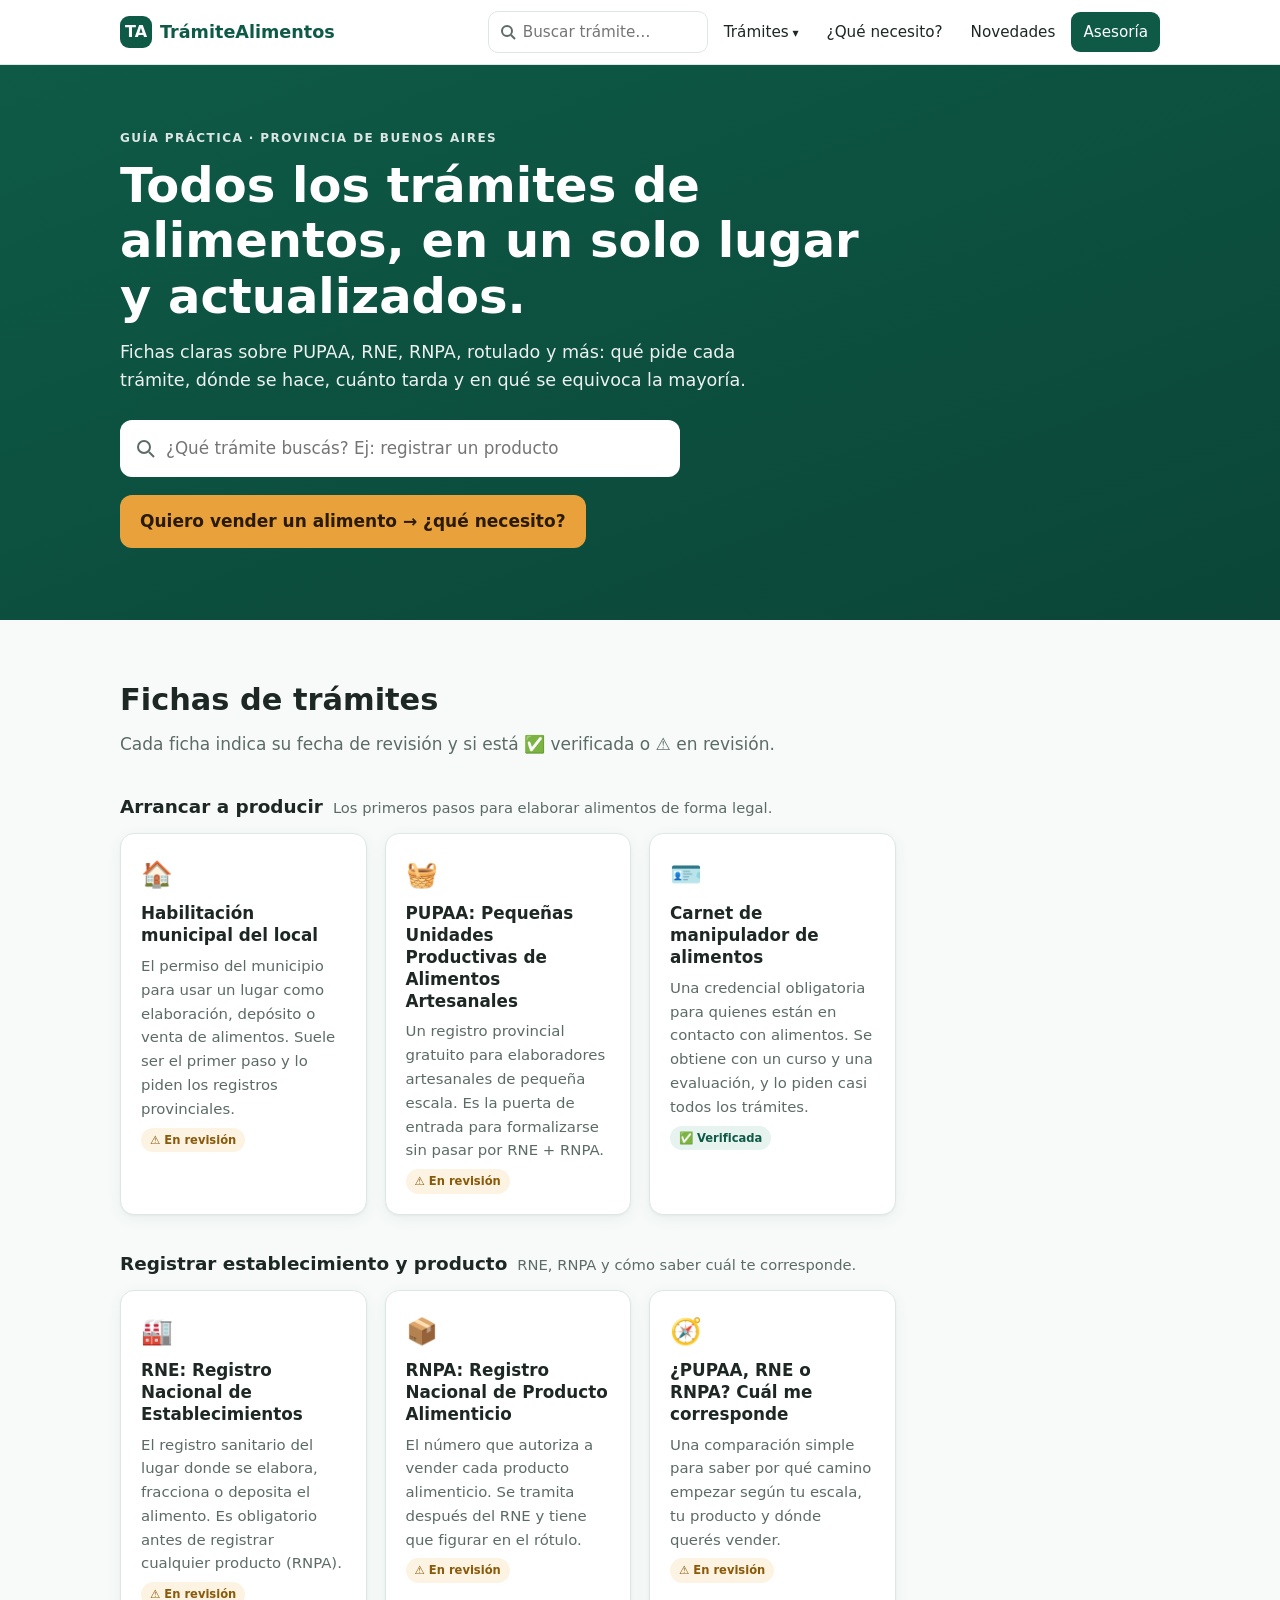
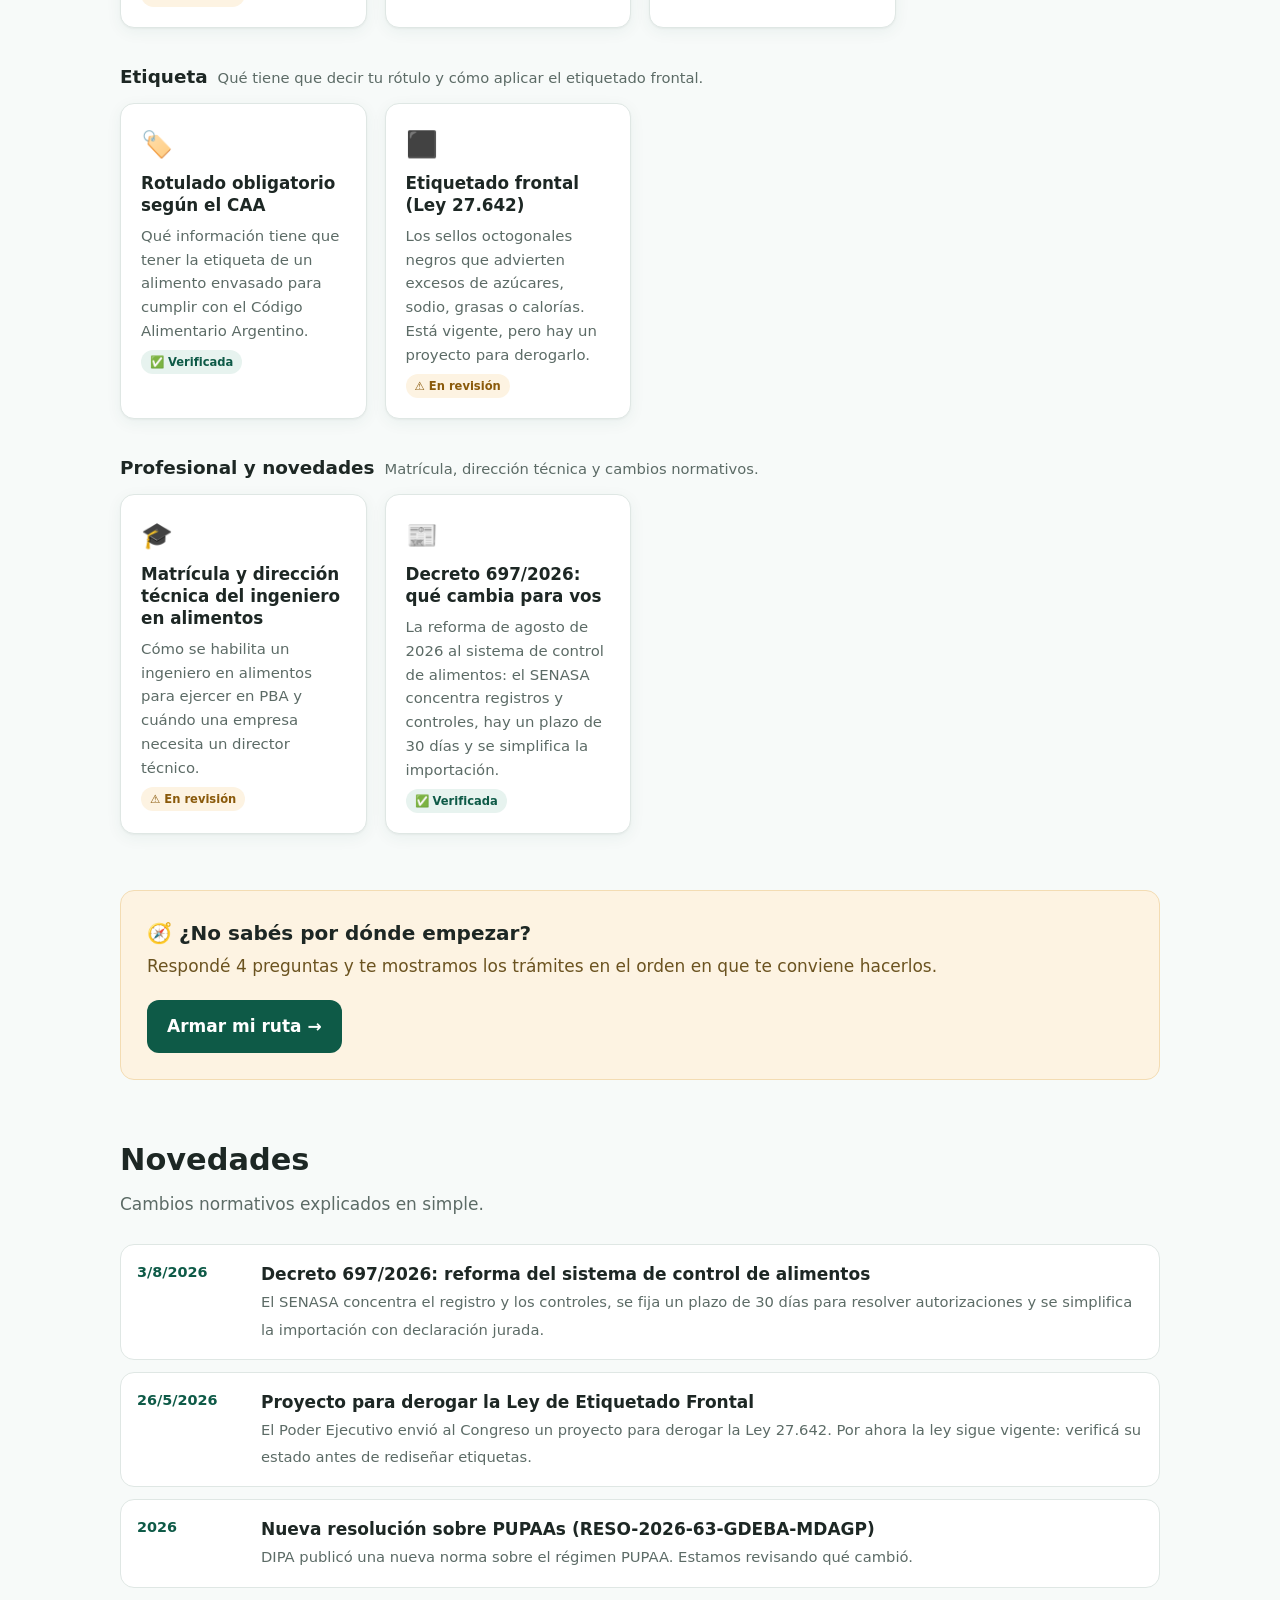
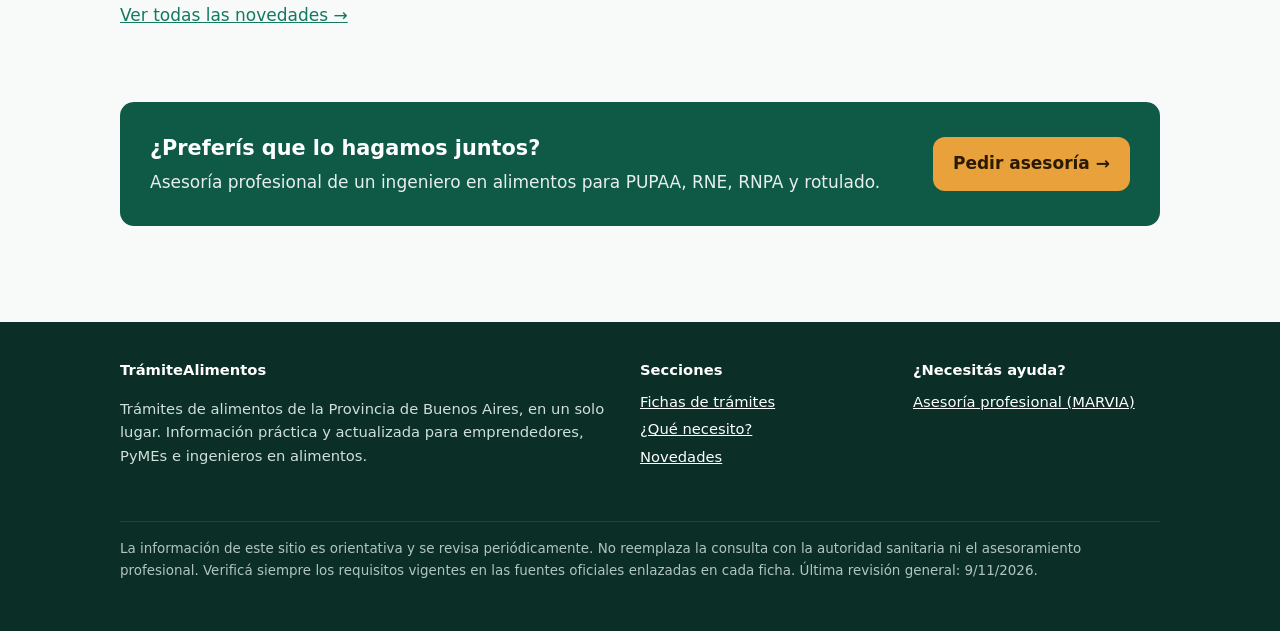
<file: index.html>
<!DOCTYPE html>
<html lang="es-AR"><head>
<meta charset="utf-8"><meta name="viewport" content="width=device-width,initial-scale=1">
<title>TrámiteAlimentos | Trámites de alimentos de la Provincia de Buenos Aires, en un solo lugar</title>
<meta name="description" content="Guía práctica y actualizada de trámites alimentarios en la Provincia de Buenos Aires: PUPAA, RNE, RNPA, rotulado, carnet de manipulador y más.">
<meta property="og:title" content="TrámiteAlimentos | Trámites de alimentos de la Provincia de Buenos Aires, en un solo lugar"><meta property="og:description" content="Guía práctica y actualizada de trámites alimentarios en la Provincia de Buenos Aires: PUPAA, RNE, RNPA, rotulado, carnet de manipulador y más.">
<link rel="stylesheet" href="assets/style.css">
<link rel="icon" href="data:image/svg+xml,<svg xmlns='http://www.w3.org/2000/svg' viewBox='0 0 100 100'><rect width='100' height='100' rx='22' fill='%230e5a47'/><text x='50' y='66' font-size='48' text-anchor='middle' fill='white' font-family='Arial' font-weight='bold'>TA</text></svg>">
</head><body data-base="">
<header class="top"><div class="wrap">
<a class="logo" href="index.html"><span>TA</span>TrámiteAlimentos</a>
<button class="burger" aria-label="Abrir menú" aria-expanded="false">☰</button>
<nav class="menu" aria-label="Principal">
  <div class="search" data-search><input type="search" placeholder="Buscar trámite…" aria-label="Buscar trámite"><div class="results"></div></div>
  <div class="drop"><button aria-expanded="false" aria-haspopup="true">Trámites</button><div class="drop-panel"><div><h4>Arrancar a producir</h4><a href="guias/habilitacion-municipal.html">🏠 Habilitación municipal del local</a><a href="guias/pupaa.html">🧺 PUPAA</a><a href="guias/carnet-manipulador.html">🪪 Carnet de manipulador de alimentos</a></div><div><h4>Registrar establecimiento y producto</h4><a href="guias/rne.html">🏭 RNE</a><a href="guias/rnpa.html">📦 RNPA</a><a href="guias/cual-me-corresponde.html">🧭 ¿PUPAA, RNE o RNPA? Cuál me corresponde</a></div><div><h4>Etiqueta</h4><a href="guias/rotulado.html">🏷️ Rotulado obligatorio según el CAA</a><a href="guias/etiquetado-frontal.html">⬛ Etiquetado frontal (Ley 27.642)</a></div><div><h4>Profesional y novedades</h4><a href="guias/matricula-direccion-tecnica.html">🎓 Matrícula y dirección técnica del ingeniero en alimentos</a><a href="guias/decreto-697-2026.html">📰 Decreto 697/2026</a></div><div style="grid-column:1/-1;border-top:1px solid var(--borde);padding-top:8px"><a href="guias/index.html"><b>Ver todas las fichas →</b></a></div></div></div>
  <a href="que-necesito.html">¿Qué necesito?</a>
  <a href="novedades.html">Novedades</a>
  <a class="cta" href="https://juli-ac.github.io/Asesoria-alimentaria/#diagnostico" target="_blank" rel="noopener">Asesoría</a>
</nav></div></header>
<main>
<section class="hero"><div class="wrap">
  <div class="eyebrow">Guía práctica · Provincia de Buenos Aires</div>
  <h1>Todos los trámites de alimentos, en un solo lugar y actualizados.</h1>
  <p>Fichas claras sobre PUPAA, RNE, RNPA, rotulado y más: qué pide cada trámite, dónde se hace, cuánto tarda y en qué se equivoca la mayoría.</p>
  <div class="hero-search" data-search><input type="search" placeholder="¿Qué trámite buscás? Ej: registrar un producto" aria-label="Buscar trámite"><div class="results"></div></div>
  <div class="acciones"><a class="btn btn-ambar" href="que-necesito.html">Quiero vender un alimento → ¿qué necesito?</a></div>
</div></section>

<section class="blk"><div class="wrap">
  <h2 class="tit">Fichas de trámites</h2>
  <p class="sub">Cada ficha indica su fecha de revisión y si está ✅ verificada o ⚠️ en revisión.</p>
  <div data-bloque="arrancar"><div class="bloque-tit"><h3>Arrancar a producir</h3><span>Los primeros pasos para elaborar alimentos de forma legal.</span></div><div class="grid"><a class="card" href="guias/habilitacion-municipal.html" data-ficha="Habilitación municipal del local municipio local comercio habilitacion bromatologia uso de suelo zonificacion El permiso del municipio para usar un lugar como elaboración, depósito o venta de alimentos. Suele ser el primer paso y lo piden los registros provinciales."><span class="ico">🏠</span><h3>Habilitación municipal del local</h3><p>El permiso del municipio para usar un lugar como elaboración, depósito o venta de alimentos. Suele ser el primer paso y lo piden los registros provinciales.</p><span class="chip rev">⚠️ En revisión</span></a><a class="card" href="guias/pupaa.html" data-ficha="PUPAA: Pequeñas Unidades Productivas de Alimentos Artesanales pupaa artesanal pequeña escala emprendedor casa gratuito registro provincial Un registro provincial gratuito para elaboradores artesanales de pequeña escala. Es la puerta de entrada para formalizarse sin pasar por RNE + RNPA."><span class="ico">🧺</span><h3>PUPAA: Pequeñas Unidades Productivas de Alimentos Artesanales</h3><p>Un registro provincial gratuito para elaboradores artesanales de pequeña escala. Es la puerta de entrada para formalizarse sin pasar por RNE + RNPA.</p><span class="chip rev">⚠️ En revisión</span></a><a class="card" href="guias/carnet-manipulador.html" data-ficha="Carnet de manipulador de alimentos carnet manipulador curso capacitacion articulo 21 manipulacion segura Una credencial obligatoria para quienes están en contacto con alimentos. Se obtiene con un curso y una evaluación, y lo piden casi todos los trámites."><span class="ico">🪪</span><h3>Carnet de manipulador de alimentos</h3><p>Una credencial obligatoria para quienes están en contacto con alimentos. Se obtiene con un curso y una evaluación, y lo piden casi todos los trámites.</p><span class="chip ok">✅ Verificada</span></a></div></div><div data-bloque="registrar"><div class="bloque-tit"><h3>Registrar establecimiento y producto</h3><span>RNE, RNPA y cómo saber cuál te corresponde.</span></div><div class="grid"><a class="card" href="guias/rne.html" data-ficha="RNE: Registro Nacional de Establecimientos rne establecimiento registro nacional planta fabrica auditoria bpm dipa El registro sanitario del lugar donde se elabora, fracciona o deposita el alimento. Es obligatorio antes de registrar cualquier producto (RNPA)."><span class="ico">🏭</span><h3>RNE: Registro Nacional de Establecimientos</h3><p>El registro sanitario del lugar donde se elabora, fracciona o deposita el alimento. Es obligatorio antes de registrar cualquier producto (RNPA).</p><span class="chip rev">⚠️ En revisión</span></a><a class="card" href="guias/rnpa.html" data-ficha="RNPA: Registro Nacional de Producto Alimenticio rnpa producto registro nacional alimento envasado inscripcion rotulo dipa El número que autoriza a vender cada producto alimenticio. Se tramita después del RNE y tiene que figurar en el rótulo."><span class="ico">📦</span><h3>RNPA: Registro Nacional de Producto Alimenticio</h3><p>El número que autoriza a vender cada producto alimenticio. Se tramita después del RNE y tiene que figurar en el rótulo.</p><span class="chip rev">⚠️ En revisión</span></a><a class="card" href="guias/cual-me-corresponde.html" data-ficha="¿PUPAA, RNE o RNPA? Cuál me corresponde cual me corresponde diferencia pupaa rne rnpa comparacion empezar que tramite necesito Una comparación simple para saber por qué camino empezar según tu escala, tu producto y dónde querés vender."><span class="ico">🧭</span><h3>¿PUPAA, RNE o RNPA? Cuál me corresponde</h3><p>Una comparación simple para saber por qué camino empezar según tu escala, tu producto y dónde querés vender.</p><span class="chip rev">⚠️ En revisión</span></a></div></div><div data-bloque="etiqueta"><div class="bloque-tit"><h3>Etiqueta</h3><span>Qué tiene que decir tu rótulo y cómo aplicar el etiquetado frontal.</span></div><div class="grid"><a class="card" href="guias/rotulado.html" data-ficha="Rotulado obligatorio según el CAA rotulo etiqueta rotulado ingredientes lote vencimiento alergenos informacion nutricional capitulo v Qué información tiene que tener la etiqueta de un alimento envasado para cumplir con el Código Alimentario Argentino."><span class="ico">🏷️</span><h3>Rotulado obligatorio según el CAA</h3><p>Qué información tiene que tener la etiqueta de un alimento envasado para cumplir con el Código Alimentario Argentino.</p><span class="chip ok">✅ Verificada</span></a><a class="card" href="guias/etiquetado-frontal.html" data-ficha="Etiquetado frontal (Ley 27.642) etiquetado frontal octogonos sellos ley 27642 exceso azucares sodio grasas calorias edulcorantes cafeina Los sellos octogonales negros que advierten excesos de azúcares, sodio, grasas o calorías. Está vigente, pero hay un proyecto para derogarlo."><span class="ico">⬛</span><h3>Etiquetado frontal (Ley 27.642)</h3><p>Los sellos octogonales negros que advierten excesos de azúcares, sodio, grasas o calorías. Está vigente, pero hay un proyecto para derogarlo.</p><span class="chip rev">⚠️ En revisión</span></a></div></div><div data-bloque="profesional"><div class="bloque-tit"><h3>Profesional y novedades</h3><span>Matrícula, dirección técnica y cambios normativos.</span></div><div class="grid"><a class="card" href="guias/matricula-direccion-tecnica.html" data-ficha="Matrícula y dirección técnica del ingeniero en alimentos matricula ingeniero alimentos colegio ingenieros cipba direccion tecnica director tecnico profesional Cómo se habilita un ingeniero en alimentos para ejercer en PBA y cuándo una empresa necesita un director técnico."><span class="ico">🎓</span><h3>Matrícula y dirección técnica del ingeniero en alimentos</h3><p>Cómo se habilita un ingeniero en alimentos para ejercer en PBA y cuándo una empresa necesita un director técnico.</p><span class="chip rev">⚠️ En revisión</span></a><a class="card" href="guias/decreto-697-2026.html" data-ficha="Decreto 697/2026: qué cambia para vos decreto 697 2026 senasa reforma codigo alimentario importacion exportacion plazo 30 dias registro unico novedades La reforma de agosto de 2026 al sistema de control de alimentos: el SENASA concentra registros y controles, hay un plazo de 30 días y se simplifica la importación."><span class="ico">📰</span><h3>Decreto 697/2026: qué cambia para vos</h3><p>La reforma de agosto de 2026 al sistema de control de alimentos: el SENASA concentra registros y controles, hay un plazo de 30 días y se simplifica la importación.</p><span class="chip ok">✅ Verificada</span></a></div></div>
</div></section>

<section class="blk" style="padding-top:0"><div class="wrap">
  <div class="guia-cta"><div><h3>🧭 ¿No sabés por dónde empezar?</h3><p>Respondé 4 preguntas y te mostramos los trámites en el orden en que te conviene hacerlos.</p></div><a class="btn btn-verde" href="que-necesito.html">Armar mi ruta →</a></div>
</div></section>

<section class="blk" style="padding-top:0"><div class="wrap">
  <h2 class="tit">Novedades</h2>
  <p class="sub">Cambios normativos explicados en simple.</p>
  <div class="nov"><a href="guias/decreto-697-2026.html"><time>3/8/2026</time><div><b>Decreto 697/2026: reforma del sistema de control de alimentos</b><small>El SENASA concentra el registro y los controles, se fija un plazo de 30 días para resolver autorizaciones y se simplifica la importación con declaración jurada.</small></div></a><a href="guias/etiquetado-frontal.html"><time>26/5/2026</time><div><b>Proyecto para derogar la Ley de Etiquetado Frontal</b><small>El Poder Ejecutivo envió al Congreso un proyecto para derogar la Ley 27.642. Por ahora la ley sigue vigente: verificá su estado antes de rediseñar etiquetas.</small></div></a><a href="guias/pupaa.html"><time>2026</time><div><b>Nueva resolución sobre PUPAAs (RESO-2026-63-GDEBA-MDAGP)</b><small>DIPA publicó una nueva norma sobre el régimen PUPAA. Estamos revisando qué cambió.</small></div></a></div>
  <p style="margin-top:14px"><a href="novedades.html">Ver todas las novedades →</a></p>
</div></section>

<section class="blk" style="padding-top:0"><div class="wrap"><div class="asesoria"><div><h3>¿Preferís que lo hagamos juntos?</h3><p>Asesoría profesional de un ingeniero en alimentos para PUPAA, RNE, RNPA y rotulado.</p></div>
<a class="btn btn-ambar" href="https://juli-ac.github.io/Asesoria-alimentaria/#diagnostico" target="_blank" rel="noopener">Pedir asesoría →</a></div></div></section>
</main>
<footer><div class="wrap">
<div><h4>TrámiteAlimentos</h4><p>Trámites de alimentos de la Provincia de Buenos Aires, en un solo lugar. Información práctica y actualizada para emprendedores, PyMEs e ingenieros en alimentos.</p></div>
<div><h4>Secciones</h4><ul><li><a href="guias/index.html">Fichas de trámites</a></li><li><a href="que-necesito.html">¿Qué necesito?</a></li><li><a href="novedades.html">Novedades</a></li></ul></div>
<div><h4>¿Necesitás ayuda?</h4><ul><li><a href="https://juli-ac.github.io/Asesoria-alimentaria/#diagnostico" target="_blank" rel="noopener">Asesoría profesional (MARVIA)</a></li></ul></div>
<p class="aviso">La información de este sitio es orientativa y se revisa periódicamente. No reemplaza la consulta con la autoridad sanitaria ni el asesoramiento profesional. Verificá siempre los requisitos vigentes en las fuentes oficiales enlazadas en cada ficha. Última revisión general: 9/11/2026.</p>
</div></footer>
<script src="assets/search-index.js"></script>
<script src="assets/app.js"></script>
</body></html>
</file>
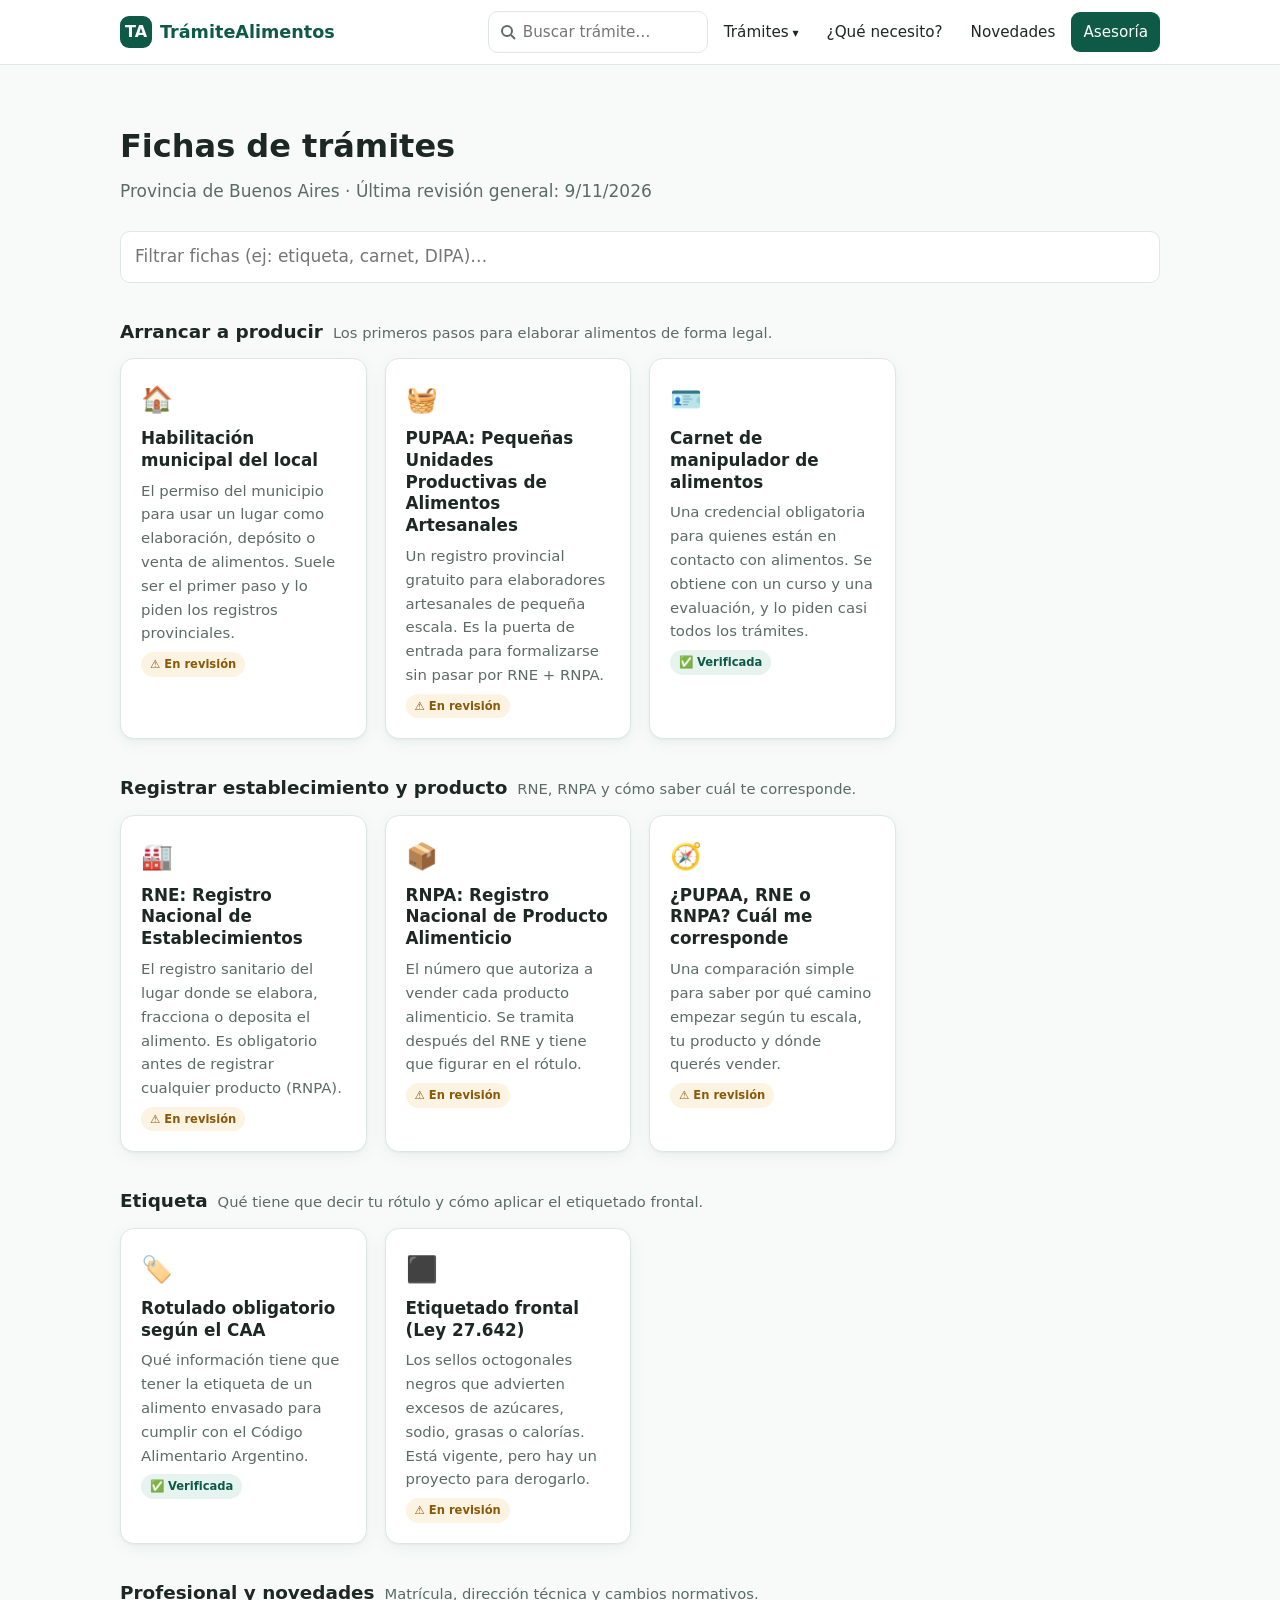
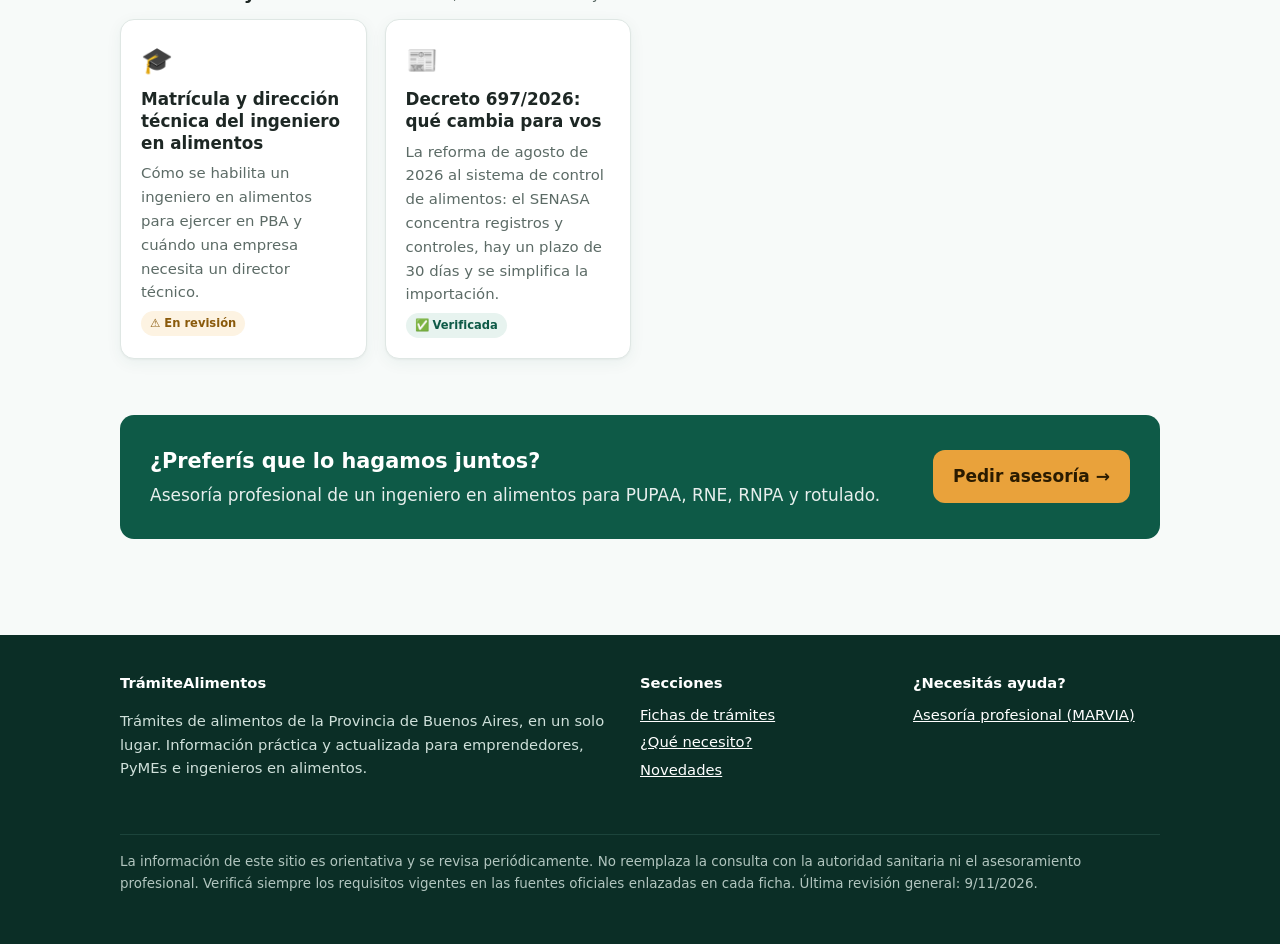
<file: guias/index.html>
<!DOCTYPE html>
<html lang="es-AR"><head>
<meta charset="utf-8"><meta name="viewport" content="width=device-width,initial-scale=1">
<title>Fichas de trámites | TrámiteAlimentos</title>
<meta name="description" content="Todas las fichas de trámites alimentarios de la Provincia de Buenos Aires.">
<meta property="og:title" content="Fichas de trámites | TrámiteAlimentos"><meta property="og:description" content="Todas las fichas de trámites alimentarios de la Provincia de Buenos Aires.">
<link rel="stylesheet" href="../assets/style.css">
<link rel="icon" href="data:image/svg+xml,<svg xmlns='http://www.w3.org/2000/svg' viewBox='0 0 100 100'><rect width='100' height='100' rx='22' fill='%230e5a47'/><text x='50' y='66' font-size='48' text-anchor='middle' fill='white' font-family='Arial' font-weight='bold'>TA</text></svg>">
</head><body data-base="../">
<header class="top"><div class="wrap">
<a class="logo" href="../index.html"><span>TA</span>TrámiteAlimentos</a>
<button class="burger" aria-label="Abrir menú" aria-expanded="false">☰</button>
<nav class="menu" aria-label="Principal">
  <div class="search" data-search><input type="search" placeholder="Buscar trámite…" aria-label="Buscar trámite"><div class="results"></div></div>
  <div class="drop"><button aria-expanded="false" aria-haspopup="true">Trámites</button><div class="drop-panel"><div><h4>Arrancar a producir</h4><a href="../guias/habilitacion-municipal.html">🏠 Habilitación municipal del local</a><a href="../guias/pupaa.html">🧺 PUPAA</a><a href="../guias/carnet-manipulador.html">🪪 Carnet de manipulador de alimentos</a></div><div><h4>Registrar establecimiento y producto</h4><a href="../guias/rne.html">🏭 RNE</a><a href="../guias/rnpa.html">📦 RNPA</a><a href="../guias/cual-me-corresponde.html">🧭 ¿PUPAA, RNE o RNPA? Cuál me corresponde</a></div><div><h4>Etiqueta</h4><a href="../guias/rotulado.html">🏷️ Rotulado obligatorio según el CAA</a><a href="../guias/etiquetado-frontal.html">⬛ Etiquetado frontal (Ley 27.642)</a></div><div><h4>Profesional y novedades</h4><a href="../guias/matricula-direccion-tecnica.html">🎓 Matrícula y dirección técnica del ingeniero en alimentos</a><a href="../guias/decreto-697-2026.html">📰 Decreto 697/2026</a></div><div style="grid-column:1/-1;border-top:1px solid var(--borde);padding-top:8px"><a href="../guias/index.html"><b>Ver todas las fichas →</b></a></div></div></div>
  <a href="../que-necesito.html">¿Qué necesito?</a>
  <a href="../novedades.html">Novedades</a>
  <a class="cta" href="https://juli-ac.github.io/Asesoria-alimentaria/#diagnostico" target="_blank" rel="noopener">Asesoría</a>
</nav></div></header>
<main><section class="blk"><div class="wrap">
<h1 class="tit" style="font-size:2rem;margin:0 0 6px">Fichas de trámites</h1>
<p class="sub">Provincia de Buenos Aires · Última revisión general: 9/11/2026</p>
<div class="filtro"><input id="filtro" type="search" placeholder="Filtrar fichas (ej: etiqueta, carnet, DIPA)…" aria-label="Filtrar fichas"></div>
<div data-bloque="arrancar"><div class="bloque-tit"><h3>Arrancar a producir</h3><span>Los primeros pasos para elaborar alimentos de forma legal.</span></div><div class="grid"><a class="card" href="../guias/habilitacion-municipal.html" data-ficha="Habilitación municipal del local municipio local comercio habilitacion bromatologia uso de suelo zonificacion El permiso del municipio para usar un lugar como elaboración, depósito o venta de alimentos. Suele ser el primer paso y lo piden los registros provinciales."><span class="ico">🏠</span><h3>Habilitación municipal del local</h3><p>El permiso del municipio para usar un lugar como elaboración, depósito o venta de alimentos. Suele ser el primer paso y lo piden los registros provinciales.</p><span class="chip rev">⚠️ En revisión</span></a><a class="card" href="../guias/pupaa.html" data-ficha="PUPAA: Pequeñas Unidades Productivas de Alimentos Artesanales pupaa artesanal pequeña escala emprendedor casa gratuito registro provincial Un registro provincial gratuito para elaboradores artesanales de pequeña escala. Es la puerta de entrada para formalizarse sin pasar por RNE + RNPA."><span class="ico">🧺</span><h3>PUPAA: Pequeñas Unidades Productivas de Alimentos Artesanales</h3><p>Un registro provincial gratuito para elaboradores artesanales de pequeña escala. Es la puerta de entrada para formalizarse sin pasar por RNE + RNPA.</p><span class="chip rev">⚠️ En revisión</span></a><a class="card" href="../guias/carnet-manipulador.html" data-ficha="Carnet de manipulador de alimentos carnet manipulador curso capacitacion articulo 21 manipulacion segura Una credencial obligatoria para quienes están en contacto con alimentos. Se obtiene con un curso y una evaluación, y lo piden casi todos los trámites."><span class="ico">🪪</span><h3>Carnet de manipulador de alimentos</h3><p>Una credencial obligatoria para quienes están en contacto con alimentos. Se obtiene con un curso y una evaluación, y lo piden casi todos los trámites.</p><span class="chip ok">✅ Verificada</span></a></div></div><div data-bloque="registrar"><div class="bloque-tit"><h3>Registrar establecimiento y producto</h3><span>RNE, RNPA y cómo saber cuál te corresponde.</span></div><div class="grid"><a class="card" href="../guias/rne.html" data-ficha="RNE: Registro Nacional de Establecimientos rne establecimiento registro nacional planta fabrica auditoria bpm dipa El registro sanitario del lugar donde se elabora, fracciona o deposita el alimento. Es obligatorio antes de registrar cualquier producto (RNPA)."><span class="ico">🏭</span><h3>RNE: Registro Nacional de Establecimientos</h3><p>El registro sanitario del lugar donde se elabora, fracciona o deposita el alimento. Es obligatorio antes de registrar cualquier producto (RNPA).</p><span class="chip rev">⚠️ En revisión</span></a><a class="card" href="../guias/rnpa.html" data-ficha="RNPA: Registro Nacional de Producto Alimenticio rnpa producto registro nacional alimento envasado inscripcion rotulo dipa El número que autoriza a vender cada producto alimenticio. Se tramita después del RNE y tiene que figurar en el rótulo."><span class="ico">📦</span><h3>RNPA: Registro Nacional de Producto Alimenticio</h3><p>El número que autoriza a vender cada producto alimenticio. Se tramita después del RNE y tiene que figurar en el rótulo.</p><span class="chip rev">⚠️ En revisión</span></a><a class="card" href="../guias/cual-me-corresponde.html" data-ficha="¿PUPAA, RNE o RNPA? Cuál me corresponde cual me corresponde diferencia pupaa rne rnpa comparacion empezar que tramite necesito Una comparación simple para saber por qué camino empezar según tu escala, tu producto y dónde querés vender."><span class="ico">🧭</span><h3>¿PUPAA, RNE o RNPA? Cuál me corresponde</h3><p>Una comparación simple para saber por qué camino empezar según tu escala, tu producto y dónde querés vender.</p><span class="chip rev">⚠️ En revisión</span></a></div></div><div data-bloque="etiqueta"><div class="bloque-tit"><h3>Etiqueta</h3><span>Qué tiene que decir tu rótulo y cómo aplicar el etiquetado frontal.</span></div><div class="grid"><a class="card" href="../guias/rotulado.html" data-ficha="Rotulado obligatorio según el CAA rotulo etiqueta rotulado ingredientes lote vencimiento alergenos informacion nutricional capitulo v Qué información tiene que tener la etiqueta de un alimento envasado para cumplir con el Código Alimentario Argentino."><span class="ico">🏷️</span><h3>Rotulado obligatorio según el CAA</h3><p>Qué información tiene que tener la etiqueta de un alimento envasado para cumplir con el Código Alimentario Argentino.</p><span class="chip ok">✅ Verificada</span></a><a class="card" href="../guias/etiquetado-frontal.html" data-ficha="Etiquetado frontal (Ley 27.642) etiquetado frontal octogonos sellos ley 27642 exceso azucares sodio grasas calorias edulcorantes cafeina Los sellos octogonales negros que advierten excesos de azúcares, sodio, grasas o calorías. Está vigente, pero hay un proyecto para derogarlo."><span class="ico">⬛</span><h3>Etiquetado frontal (Ley 27.642)</h3><p>Los sellos octogonales negros que advierten excesos de azúcares, sodio, grasas o calorías. Está vigente, pero hay un proyecto para derogarlo.</p><span class="chip rev">⚠️ En revisión</span></a></div></div><div data-bloque="profesional"><div class="bloque-tit"><h3>Profesional y novedades</h3><span>Matrícula, dirección técnica y cambios normativos.</span></div><div class="grid"><a class="card" href="../guias/matricula-direccion-tecnica.html" data-ficha="Matrícula y dirección técnica del ingeniero en alimentos matricula ingeniero alimentos colegio ingenieros cipba direccion tecnica director tecnico profesional Cómo se habilita un ingeniero en alimentos para ejercer en PBA y cuándo una empresa necesita un director técnico."><span class="ico">🎓</span><h3>Matrícula y dirección técnica del ingeniero en alimentos</h3><p>Cómo se habilita un ingeniero en alimentos para ejercer en PBA y cuándo una empresa necesita un director técnico.</p><span class="chip rev">⚠️ En revisión</span></a><a class="card" href="../guias/decreto-697-2026.html" data-ficha="Decreto 697/2026: qué cambia para vos decreto 697 2026 senasa reforma codigo alimentario importacion exportacion plazo 30 dias registro unico novedades La reforma de agosto de 2026 al sistema de control de alimentos: el SENASA concentra registros y controles, hay un plazo de 30 días y se simplifica la importación."><span class="ico">📰</span><h3>Decreto 697/2026: qué cambia para vos</h3><p>La reforma de agosto de 2026 al sistema de control de alimentos: el SENASA concentra registros y controles, hay un plazo de 30 días y se simplifica la importación.</p><span class="chip ok">✅ Verificada</span></a></div></div>
</div></section>
<section class="blk" style="padding-top:0"><div class="wrap"><div class="asesoria"><div><h3>¿Preferís que lo hagamos juntos?</h3><p>Asesoría profesional de un ingeniero en alimentos para PUPAA, RNE, RNPA y rotulado.</p></div>
<a class="btn btn-ambar" href="https://juli-ac.github.io/Asesoria-alimentaria/#diagnostico" target="_blank" rel="noopener">Pedir asesoría →</a></div></div></section></main>
<footer><div class="wrap">
<div><h4>TrámiteAlimentos</h4><p>Trámites de alimentos de la Provincia de Buenos Aires, en un solo lugar. Información práctica y actualizada para emprendedores, PyMEs e ingenieros en alimentos.</p></div>
<div><h4>Secciones</h4><ul><li><a href="../guias/index.html">Fichas de trámites</a></li><li><a href="../que-necesito.html">¿Qué necesito?</a></li><li><a href="../novedades.html">Novedades</a></li></ul></div>
<div><h4>¿Necesitás ayuda?</h4><ul><li><a href="https://juli-ac.github.io/Asesoria-alimentaria/#diagnostico" target="_blank" rel="noopener">Asesoría profesional (MARVIA)</a></li></ul></div>
<p class="aviso">La información de este sitio es orientativa y se revisa periódicamente. No reemplaza la consulta con la autoridad sanitaria ni el asesoramiento profesional. Verificá siempre los requisitos vigentes en las fuentes oficiales enlazadas en cada ficha. Última revisión general: 9/11/2026.</p>
</div></footer>
<script src="../assets/search-index.js"></script>
<script src="../assets/app.js"></script>
</body></html>
</file>
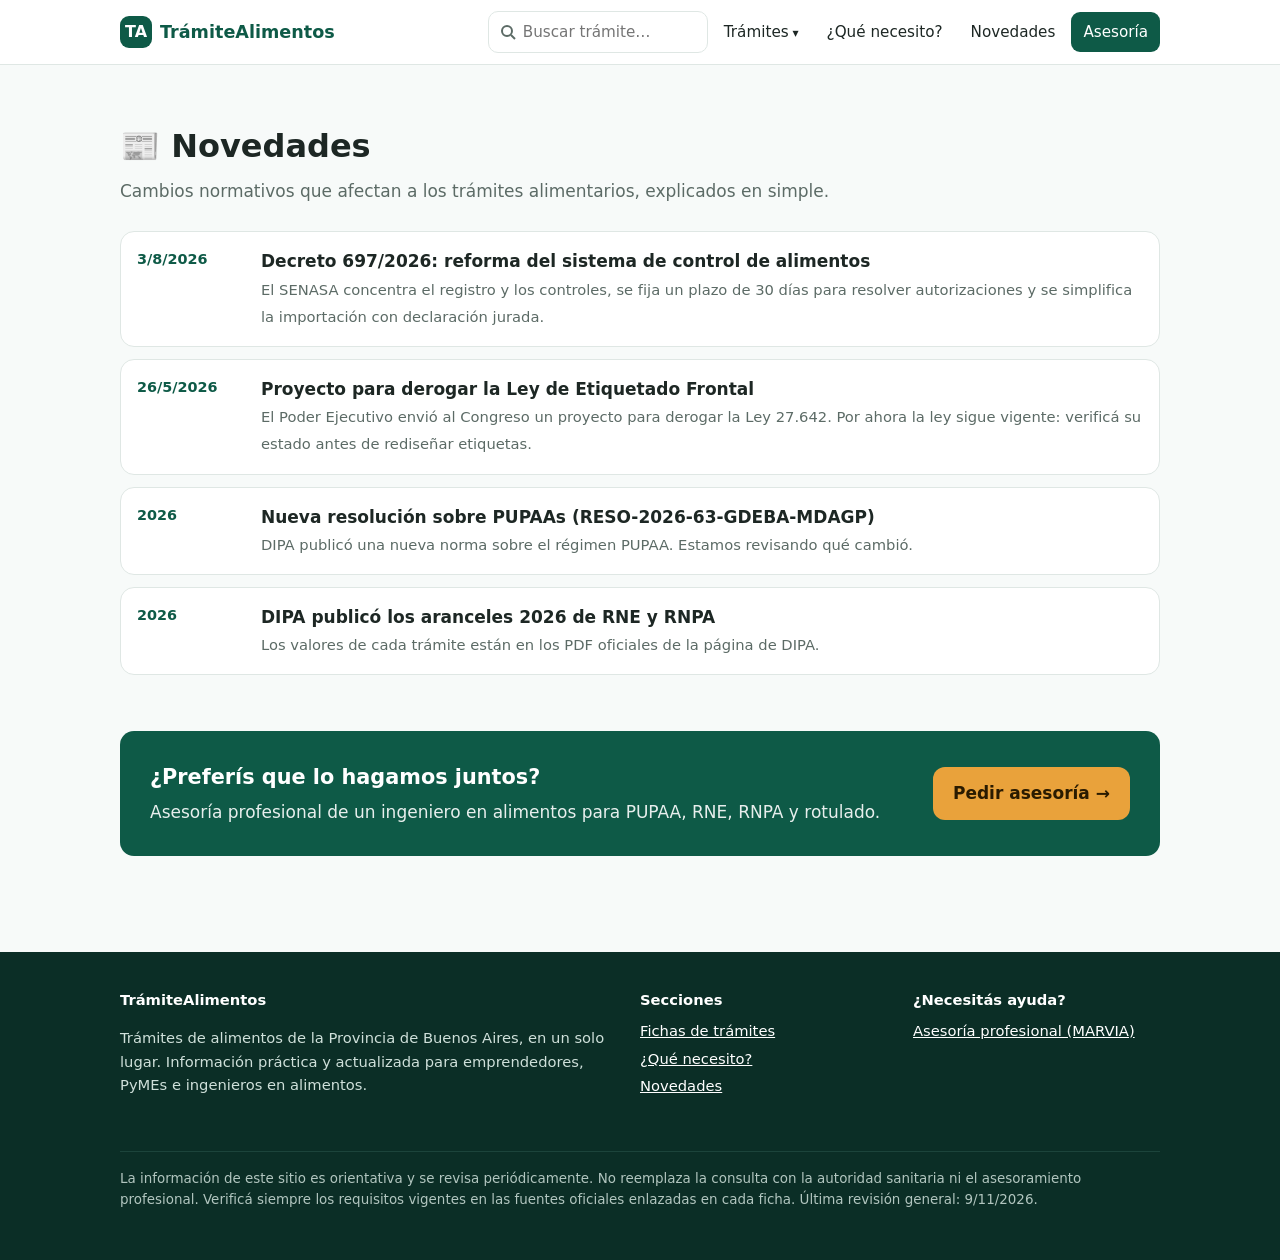
<file: novedades.html>
<!DOCTYPE html>
<html lang="es-AR"><head>
<meta charset="utf-8"><meta name="viewport" content="width=device-width,initial-scale=1">
<title>Novedades | TrámiteAlimentos</title>
<meta name="description" content="Novedades normativas sobre trámites alimentarios en Argentina y la Provincia de Buenos Aires.">
<meta property="og:title" content="Novedades | TrámiteAlimentos"><meta property="og:description" content="Novedades normativas sobre trámites alimentarios en Argentina y la Provincia de Buenos Aires.">
<link rel="stylesheet" href="assets/style.css">
<link rel="icon" href="data:image/svg+xml,<svg xmlns='http://www.w3.org/2000/svg' viewBox='0 0 100 100'><rect width='100' height='100' rx='22' fill='%230e5a47'/><text x='50' y='66' font-size='48' text-anchor='middle' fill='white' font-family='Arial' font-weight='bold'>TA</text></svg>">
</head><body data-base="">
<header class="top"><div class="wrap">
<a class="logo" href="index.html"><span>TA</span>TrámiteAlimentos</a>
<button class="burger" aria-label="Abrir menú" aria-expanded="false">☰</button>
<nav class="menu" aria-label="Principal">
  <div class="search" data-search><input type="search" placeholder="Buscar trámite…" aria-label="Buscar trámite"><div class="results"></div></div>
  <div class="drop"><button aria-expanded="false" aria-haspopup="true">Trámites</button><div class="drop-panel"><div><h4>Arrancar a producir</h4><a href="guias/habilitacion-municipal.html">🏠 Habilitación municipal del local</a><a href="guias/pupaa.html">🧺 PUPAA</a><a href="guias/carnet-manipulador.html">🪪 Carnet de manipulador de alimentos</a></div><div><h4>Registrar establecimiento y producto</h4><a href="guias/rne.html">🏭 RNE</a><a href="guias/rnpa.html">📦 RNPA</a><a href="guias/cual-me-corresponde.html">🧭 ¿PUPAA, RNE o RNPA? Cuál me corresponde</a></div><div><h4>Etiqueta</h4><a href="guias/rotulado.html">🏷️ Rotulado obligatorio según el CAA</a><a href="guias/etiquetado-frontal.html">⬛ Etiquetado frontal (Ley 27.642)</a></div><div><h4>Profesional y novedades</h4><a href="guias/matricula-direccion-tecnica.html">🎓 Matrícula y dirección técnica del ingeniero en alimentos</a><a href="guias/decreto-697-2026.html">📰 Decreto 697/2026</a></div><div style="grid-column:1/-1;border-top:1px solid var(--borde);padding-top:8px"><a href="guias/index.html"><b>Ver todas las fichas →</b></a></div></div></div>
  <a href="que-necesito.html">¿Qué necesito?</a>
  <a href="novedades.html">Novedades</a>
  <a class="cta" href="https://juli-ac.github.io/Asesoria-alimentaria/#diagnostico" target="_blank" rel="noopener">Asesoría</a>
</nav></div></header>
<main><section class="blk"><div class="wrap">
<h1 class="tit" style="font-size:2rem;margin:0 0 6px">📰 Novedades</h1>
<p class="sub">Cambios normativos que afectan a los trámites alimentarios, explicados en simple.</p>
<div class="nov"><a href="guias/decreto-697-2026.html"><time>3/8/2026</time><div><b>Decreto 697/2026: reforma del sistema de control de alimentos</b><small>El SENASA concentra el registro y los controles, se fija un plazo de 30 días para resolver autorizaciones y se simplifica la importación con declaración jurada.</small></div></a><a href="guias/etiquetado-frontal.html"><time>26/5/2026</time><div><b>Proyecto para derogar la Ley de Etiquetado Frontal</b><small>El Poder Ejecutivo envió al Congreso un proyecto para derogar la Ley 27.642. Por ahora la ley sigue vigente: verificá su estado antes de rediseñar etiquetas.</small></div></a><a href="guias/pupaa.html"><time>2026</time><div><b>Nueva resolución sobre PUPAAs (RESO-2026-63-GDEBA-MDAGP)</b><small>DIPA publicó una nueva norma sobre el régimen PUPAA. Estamos revisando qué cambió.</small></div></a><a href="guias/rnpa.html"><time>2026</time><div><b>DIPA publicó los aranceles 2026 de RNE y RNPA</b><small>Los valores de cada trámite están en los PDF oficiales de la página de DIPA.</small></div></a></div>
</div></section>
<section class="blk" style="padding-top:0"><div class="wrap"><div class="asesoria"><div><h3>¿Preferís que lo hagamos juntos?</h3><p>Asesoría profesional de un ingeniero en alimentos para PUPAA, RNE, RNPA y rotulado.</p></div>
<a class="btn btn-ambar" href="https://juli-ac.github.io/Asesoria-alimentaria/#diagnostico" target="_blank" rel="noopener">Pedir asesoría →</a></div></div></section></main>
<footer><div class="wrap">
<div><h4>TrámiteAlimentos</h4><p>Trámites de alimentos de la Provincia de Buenos Aires, en un solo lugar. Información práctica y actualizada para emprendedores, PyMEs e ingenieros en alimentos.</p></div>
<div><h4>Secciones</h4><ul><li><a href="guias/index.html">Fichas de trámites</a></li><li><a href="que-necesito.html">¿Qué necesito?</a></li><li><a href="novedades.html">Novedades</a></li></ul></div>
<div><h4>¿Necesitás ayuda?</h4><ul><li><a href="https://juli-ac.github.io/Asesoria-alimentaria/#diagnostico" target="_blank" rel="noopener">Asesoría profesional (MARVIA)</a></li></ul></div>
<p class="aviso">La información de este sitio es orientativa y se revisa periódicamente. No reemplaza la consulta con la autoridad sanitaria ni el asesoramiento profesional. Verificá siempre los requisitos vigentes en las fuentes oficiales enlazadas en cada ficha. Última revisión general: 9/11/2026.</p>
</div></footer>
<script src="assets/search-index.js"></script>
<script src="assets/app.js"></script>
</body></html>
</file>
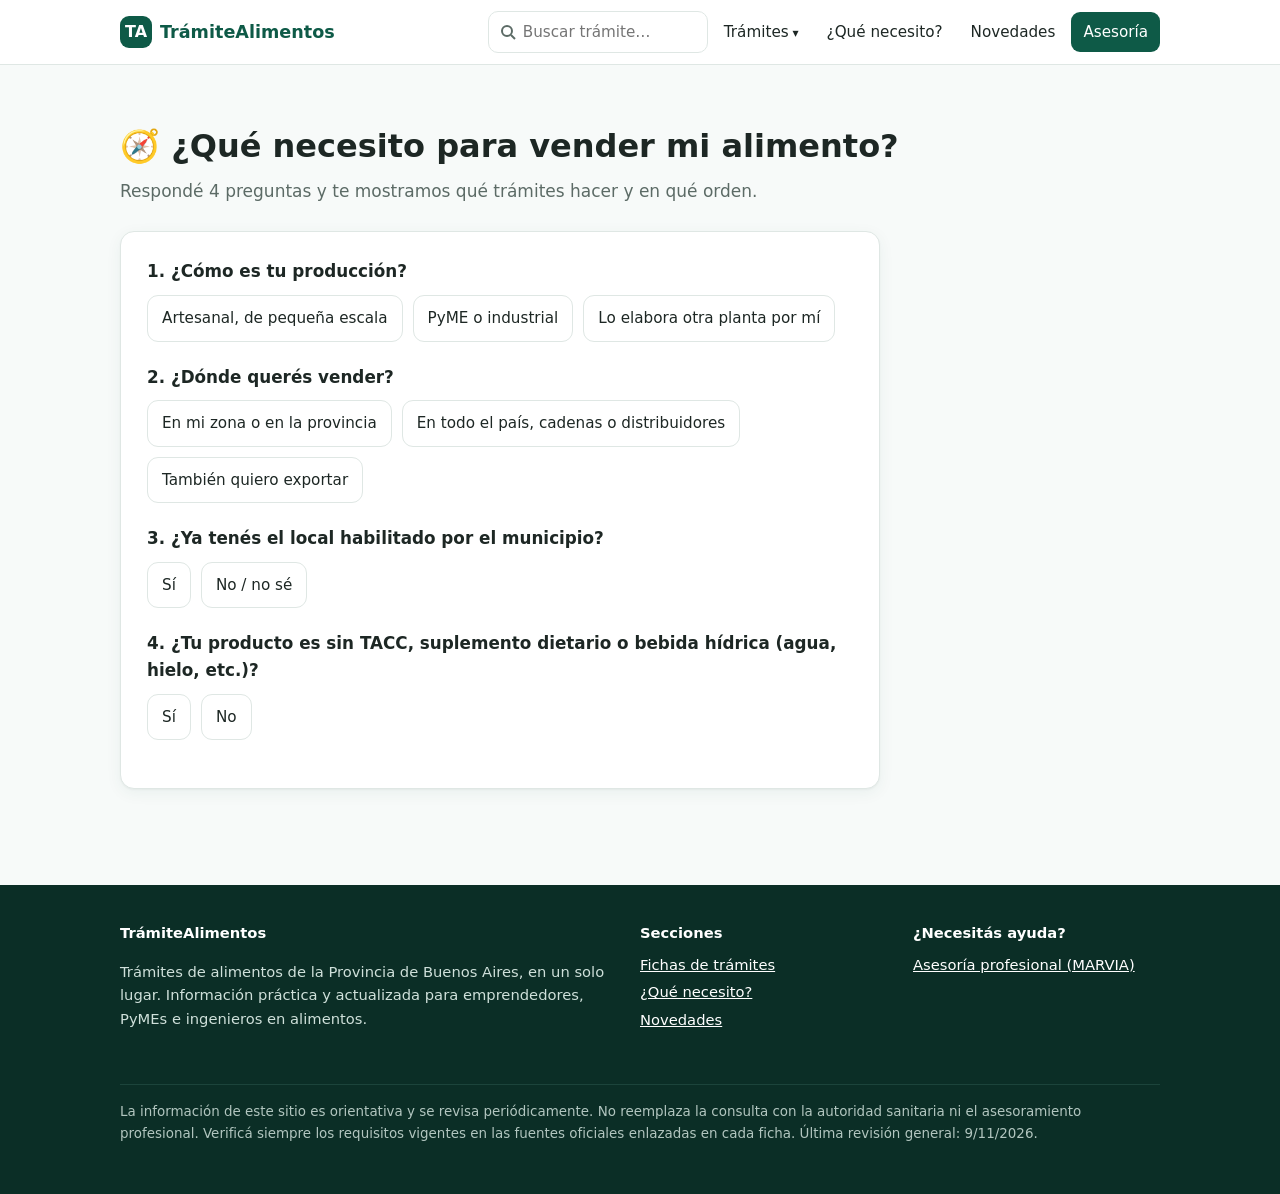
<file: que-necesito.html>
<!DOCTYPE html>
<html lang="es-AR"><head>
<meta charset="utf-8"><meta name="viewport" content="width=device-width,initial-scale=1">
<title>¿Qué necesito? | TrámiteAlimentos</title>
<meta name="description" content="Ruta guiada: qué trámites necesitás para vender tu alimento en la Provincia de Buenos Aires.">
<meta property="og:title" content="¿Qué necesito? | TrámiteAlimentos"><meta property="og:description" content="Ruta guiada: qué trámites necesitás para vender tu alimento en la Provincia de Buenos Aires.">
<link rel="stylesheet" href="assets/style.css">
<link rel="icon" href="data:image/svg+xml,<svg xmlns='http://www.w3.org/2000/svg' viewBox='0 0 100 100'><rect width='100' height='100' rx='22' fill='%230e5a47'/><text x='50' y='66' font-size='48' text-anchor='middle' fill='white' font-family='Arial' font-weight='bold'>TA</text></svg>">
</head><body data-base="">
<header class="top"><div class="wrap">
<a class="logo" href="index.html"><span>TA</span>TrámiteAlimentos</a>
<button class="burger" aria-label="Abrir menú" aria-expanded="false">☰</button>
<nav class="menu" aria-label="Principal">
  <div class="search" data-search><input type="search" placeholder="Buscar trámite…" aria-label="Buscar trámite"><div class="results"></div></div>
  <div class="drop"><button aria-expanded="false" aria-haspopup="true">Trámites</button><div class="drop-panel"><div><h4>Arrancar a producir</h4><a href="guias/habilitacion-municipal.html">🏠 Habilitación municipal del local</a><a href="guias/pupaa.html">🧺 PUPAA</a><a href="guias/carnet-manipulador.html">🪪 Carnet de manipulador de alimentos</a></div><div><h4>Registrar establecimiento y producto</h4><a href="guias/rne.html">🏭 RNE</a><a href="guias/rnpa.html">📦 RNPA</a><a href="guias/cual-me-corresponde.html">🧭 ¿PUPAA, RNE o RNPA? Cuál me corresponde</a></div><div><h4>Etiqueta</h4><a href="guias/rotulado.html">🏷️ Rotulado obligatorio según el CAA</a><a href="guias/etiquetado-frontal.html">⬛ Etiquetado frontal (Ley 27.642)</a></div><div><h4>Profesional y novedades</h4><a href="guias/matricula-direccion-tecnica.html">🎓 Matrícula y dirección técnica del ingeniero en alimentos</a><a href="guias/decreto-697-2026.html">📰 Decreto 697/2026</a></div><div style="grid-column:1/-1;border-top:1px solid var(--borde);padding-top:8px"><a href="guias/index.html"><b>Ver todas las fichas →</b></a></div></div></div>
  <a href="que-necesito.html">¿Qué necesito?</a>
  <a href="novedades.html">Novedades</a>
  <a class="cta" href="https://juli-ac.github.io/Asesoria-alimentaria/#diagnostico" target="_blank" rel="noopener">Asesoría</a>
</nav></div></header>
<main><section class="blk"><div class="wrap">
<h1 class="tit" style="font-size:2rem;margin:0 0 6px">🧭 ¿Qué necesito para vender mi alimento?</h1>
<p class="sub">Respondé 4 preguntas y te mostramos qué trámites hacer y en qué orden.</p>
<form class="quiz" id="quiz" onsubmit="return false">
  <div class="q"><b>1. ¿Cómo es tu producción?</b><div class="opts">
    <label><input type="radio" name="escala" value="artesanal">Artesanal, de pequeña escala</label><label><input type="radio" name="escala" value="pyme">PyME o industrial</label><label><input type="radio" name="escala" value="terceros">Lo elabora otra planta por mí</label></div></div>
  <div class="q"><b>2. ¿Dónde querés vender?</b><div class="opts">
    <label><input type="radio" name="venta" value="local">En mi zona o en la provincia</label><label><input type="radio" name="venta" value="pais">En todo el país, cadenas o distribuidores</label><label><input type="radio" name="venta" value="exporta">También quiero exportar</label></div></div>
  <div class="q"><b>3. ¿Ya tenés el local habilitado por el municipio?</b><div class="opts">
    <label><input type="radio" name="local" value="si">Sí</label><label><input type="radio" name="local" value="no">No / no sé</label></div></div>
  <div class="q"><b>4. ¿Tu producto es sin TACC, suplemento dietario o bebida hídrica (agua, hielo, etc.)?</b><div class="opts">
    <label><input type="radio" name="especial" value="si">Sí</label><label><input type="radio" name="especial" value="no">No</label></div></div>
  <div class="ruta" id="ruta" data-asesoria="https://juli-ac.github.io/Asesoria-alimentaria/#diagnostico"></div>
</form>
</div></section></main>
<footer><div class="wrap">
<div><h4>TrámiteAlimentos</h4><p>Trámites de alimentos de la Provincia de Buenos Aires, en un solo lugar. Información práctica y actualizada para emprendedores, PyMEs e ingenieros en alimentos.</p></div>
<div><h4>Secciones</h4><ul><li><a href="guias/index.html">Fichas de trámites</a></li><li><a href="que-necesito.html">¿Qué necesito?</a></li><li><a href="novedades.html">Novedades</a></li></ul></div>
<div><h4>¿Necesitás ayuda?</h4><ul><li><a href="https://juli-ac.github.io/Asesoria-alimentaria/#diagnostico" target="_blank" rel="noopener">Asesoría profesional (MARVIA)</a></li></ul></div>
<p class="aviso">La información de este sitio es orientativa y se revisa periódicamente. No reemplaza la consulta con la autoridad sanitaria ni el asesoramiento profesional. Verificá siempre los requisitos vigentes en las fuentes oficiales enlazadas en cada ficha. Última revisión general: 9/11/2026.</p>
</div></footer>
<script src="assets/search-index.js"></script>
<script src="assets/app.js"></script>
</body></html>
</file>
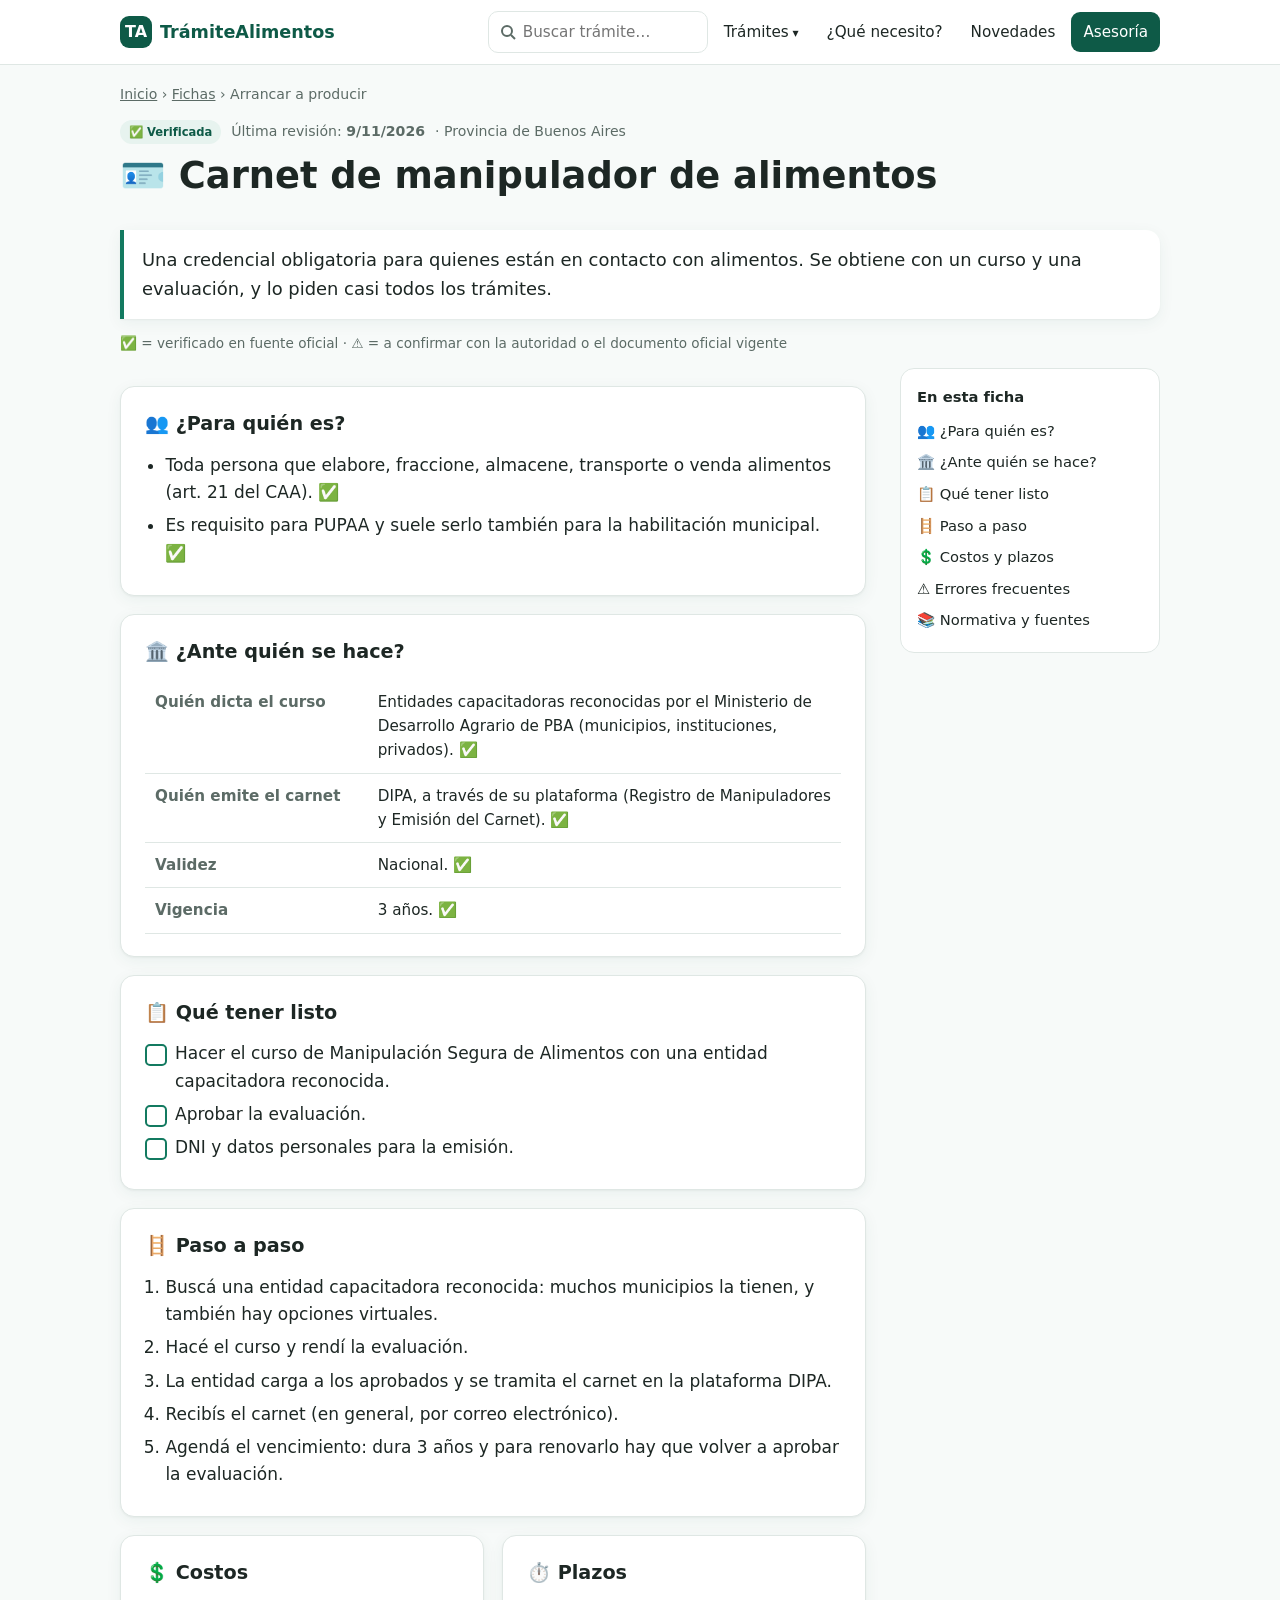
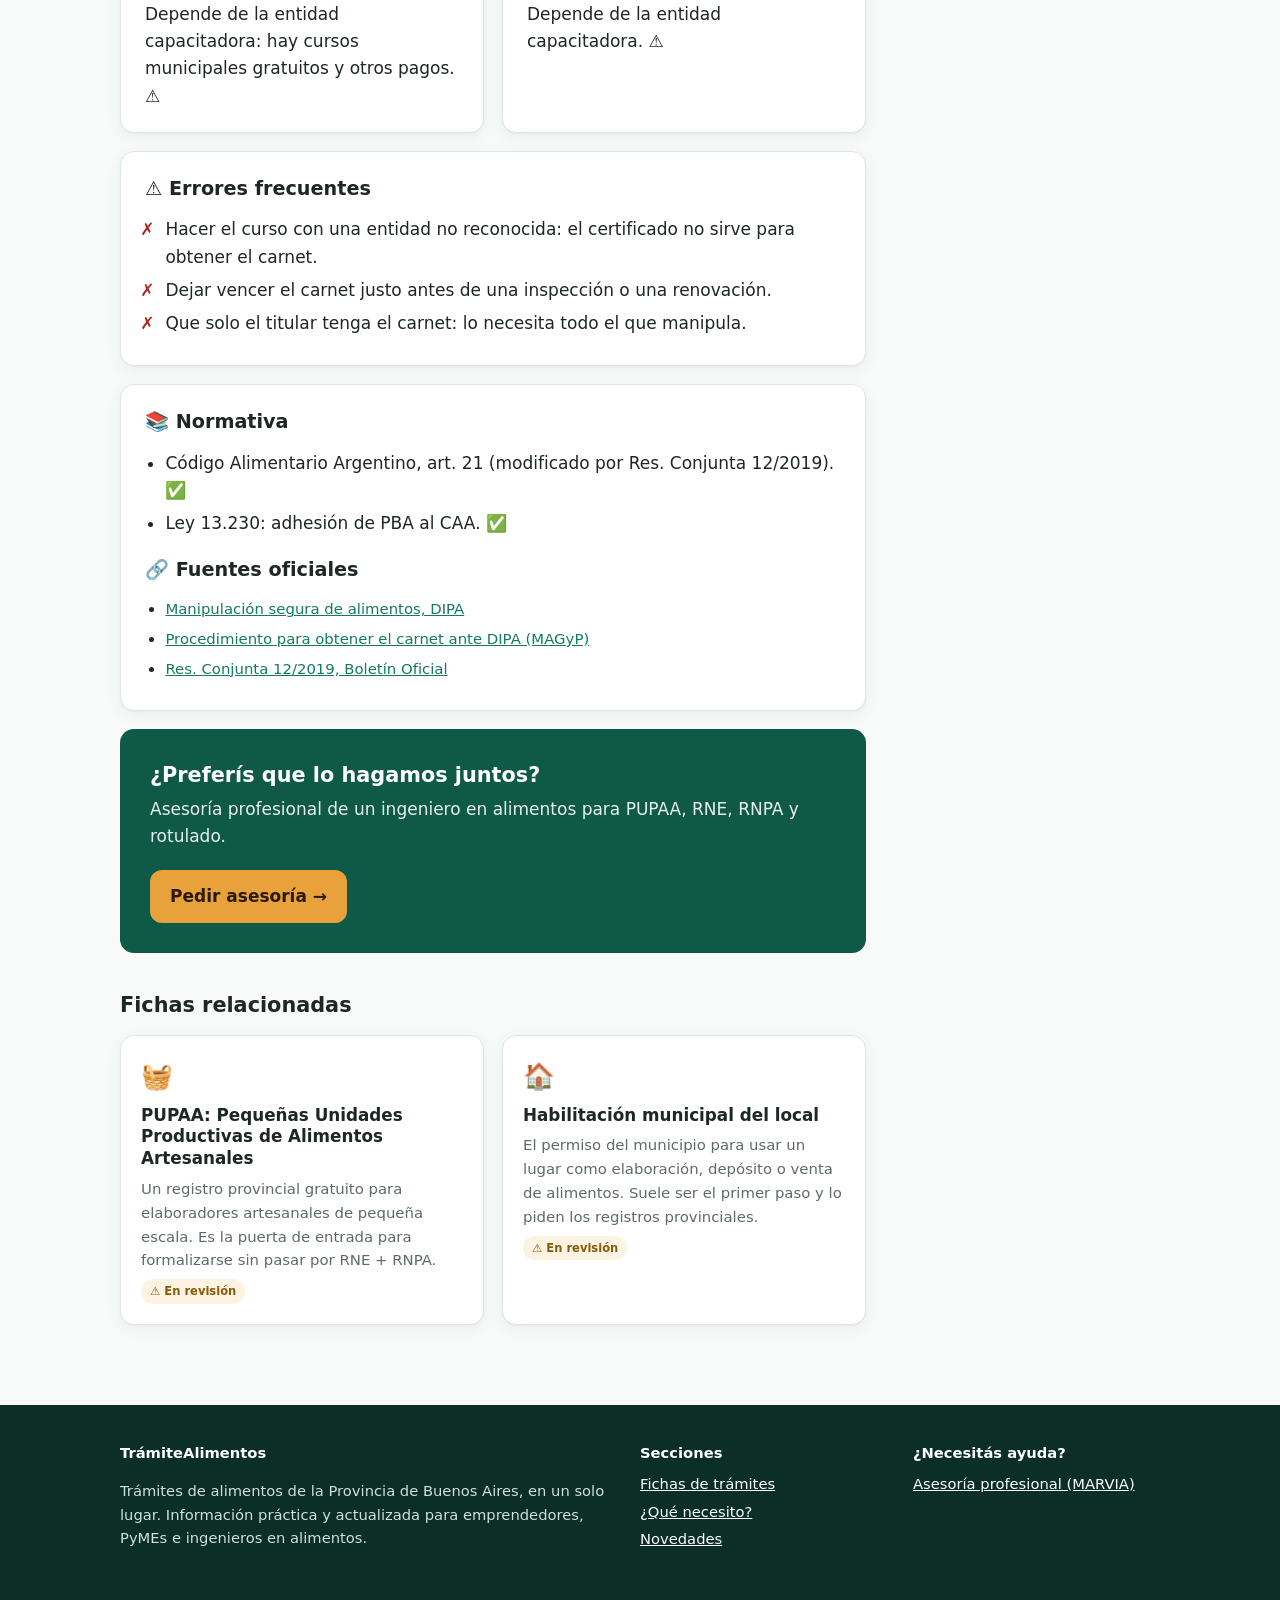
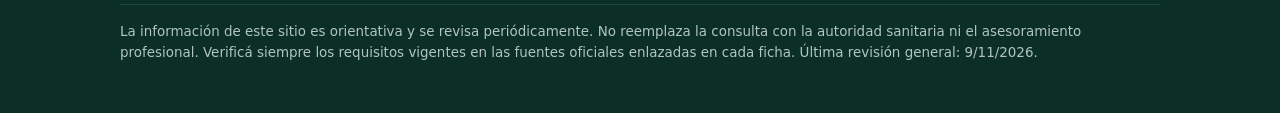
<file: guias/carnet-manipulador.html>
<!DOCTYPE html>
<html lang="es-AR"><head>
<meta charset="utf-8"><meta name="viewport" content="width=device-width,initial-scale=1">
<title>Carnet de manipulador de alimentos en PBA | TrámiteAlimentos</title>
<meta name="description" content="Una credencial obligatoria para quienes están en contacto con alimentos. Se obtiene con un curso y una evaluación, y lo piden casi todos los trámites.">
<meta property="og:title" content="Carnet de manipulador de alimentos en PBA | TrámiteAlimentos"><meta property="og:description" content="Una credencial obligatoria para quienes están en contacto con alimentos. Se obtiene con un curso y una evaluación, y lo piden casi todos los trámites.">
<link rel="stylesheet" href="../assets/style.css">
<link rel="icon" href="data:image/svg+xml,<svg xmlns='http://www.w3.org/2000/svg' viewBox='0 0 100 100'><rect width='100' height='100' rx='22' fill='%230e5a47'/><text x='50' y='66' font-size='48' text-anchor='middle' fill='white' font-family='Arial' font-weight='bold'>TA</text></svg>">
</head><body data-base="../">
<header class="top"><div class="wrap">
<a class="logo" href="../index.html"><span>TA</span>TrámiteAlimentos</a>
<button class="burger" aria-label="Abrir menú" aria-expanded="false">☰</button>
<nav class="menu" aria-label="Principal">
  <div class="search" data-search><input type="search" placeholder="Buscar trámite…" aria-label="Buscar trámite"><div class="results"></div></div>
  <div class="drop"><button aria-expanded="false" aria-haspopup="true">Trámites</button><div class="drop-panel"><div><h4>Arrancar a producir</h4><a href="../guias/habilitacion-municipal.html">🏠 Habilitación municipal del local</a><a href="../guias/pupaa.html">🧺 PUPAA</a><a href="../guias/carnet-manipulador.html">🪪 Carnet de manipulador de alimentos</a></div><div><h4>Registrar establecimiento y producto</h4><a href="../guias/rne.html">🏭 RNE</a><a href="../guias/rnpa.html">📦 RNPA</a><a href="../guias/cual-me-corresponde.html">🧭 ¿PUPAA, RNE o RNPA? Cuál me corresponde</a></div><div><h4>Etiqueta</h4><a href="../guias/rotulado.html">🏷️ Rotulado obligatorio según el CAA</a><a href="../guias/etiquetado-frontal.html">⬛ Etiquetado frontal (Ley 27.642)</a></div><div><h4>Profesional y novedades</h4><a href="../guias/matricula-direccion-tecnica.html">🎓 Matrícula y dirección técnica del ingeniero en alimentos</a><a href="../guias/decreto-697-2026.html">📰 Decreto 697/2026</a></div><div style="grid-column:1/-1;border-top:1px solid var(--borde);padding-top:8px"><a href="../guias/index.html"><b>Ver todas las fichas →</b></a></div></div></div>
  <a href="../que-necesito.html">¿Qué necesito?</a>
  <a href="../novedades.html">Novedades</a>
  <a class="cta" href="https://juli-ac.github.io/Asesoria-alimentaria/#diagnostico" target="_blank" rel="noopener">Asesoría</a>
</nav></div></header>
<main><div class="wrap">
<div class="migas"><a href="../index.html">Inicio</a> › <a href="index.html">Fichas</a> › Arrancar a producir</div>
<div class="ficha-head">
  <div class="meta"><span class="chip ok">✅ Verificada</span><span>Última revisión: <b>9/11/2026</b></span><span>· Provincia de Buenos Aires</span></div>
  <h1>🪪 Carnet de manipulador de alimentos</h1>
</div>
<div class="resumen">Una credencial obligatoria para quienes están en contacto con alimentos. Se obtiene con un curso y una evaluación, y lo piden casi todos los trámites.</div>
<p class="leyenda">✅ = verificado en fuente oficial · ⚠️ = a confirmar con la autoridad o el documento oficial vigente</p>
<div class="ficha-layout">
<article>
<div class="sec" id="quien"><h2>👥 ¿Para quién es?</h2><ul class=""><li>Toda persona que elabore, fraccione, almacene, transporte o venda alimentos (art. 21 del CAA). ✅</li><li>Es requisito para PUPAA y suele serlo también para la habilitación municipal. ✅</li></ul></div><div class="sec" id="ante"><h2>🏛️ ¿Ante quién se hace?</h2><table class="datos"><tr><th>Quién dicta el curso</th><td>Entidades capacitadoras reconocidas por el Ministerio de Desarrollo Agrario de PBA (municipios, instituciones, privados). ✅</td></tr><tr><th>Quién emite el carnet</th><td>DIPA, a través de su plataforma (Registro de Manipuladores y Emisión del Carnet). ✅</td></tr><tr><th>Validez</th><td>Nacional. ✅</td></tr><tr><th>Vigencia</th><td>3 años. ✅</td></tr></table></div><div class="sec" id="requisitos"><h2>📋 Qué tener listo</h2><ul class="check"><li>Hacer el curso de Manipulación Segura de Alimentos con una entidad capacitadora reconocida.</li><li>Aprobar la evaluación.</li><li>DNI y datos personales para la emisión.</li></ul></div><div class="sec" id="pasos"><h2>🪜 Paso a paso</h2><ol><li>Buscá una entidad capacitadora reconocida: muchos municipios la tienen, y también hay opciones virtuales.</li><li>Hacé el curso y rendí la evaluación.</li><li>La entidad carga a los aprobados y se tramita el carnet en la plataforma DIPA.</li><li>Recibís el carnet (en general, por correo electrónico).</li><li>Agendá el vencimiento: dura 3 años y para renovarlo hay que volver a aprobar la evaluación.</li></ol></div>
<div class="dos" id="costos" style="scroll-margin-top:84px;margin:18px 0">
  <div class="sec"><h2>💲 Costos</h2><p style="margin:0">Depende de la entidad capacitadora: hay cursos municipales gratuitos y otros pagos. ⚠️</p></div>
  <div class="sec"><h2>⏱️ Plazos</h2><p style="margin:0">Depende de la entidad capacitadora. ⚠️</p></div>
</div>
<div class="sec" id="errores"><h2>⚠️ Errores frecuentes</h2><ul class="err"><li>Hacer el curso con una entidad no reconocida: el certificado no sirve para obtener el carnet.</li><li>Dejar vencer el carnet justo antes de una inspección o una renovación.</li><li>Que solo el titular tenga el carnet: lo necesita todo el que manipula.</li></ul></div>
<div class="sec" id="normativa"><h2>📚 Normativa</h2><ul class=""><li>Código Alimentario Argentino, art. 21 (modificado por Res. Conjunta 12/2019). ✅</li><li>Ley 13.230: adhesión de PBA al CAA. ✅</li></ul><h2 style="margin-top:18px">🔗 Fuentes oficiales</h2><ul class='fuentes'><li><a href="https://www.gba.gob.ar/desarrollo_agrario/dipa/manipulacion_segura" target="_blank" rel="noopener">Manipulación segura de alimentos, DIPA</a></li><li><a href="https://plataformapyme.magyp.gob.ar/wp-content/uploads/2024/04/Procedimiento-Examen-Carnet.pdf" target="_blank" rel="noopener">Procedimiento para obtener el carnet ante DIPA (MAGyP)</a></li><li><a href="https://www.boletinoficial.gob.ar/pdf/aviso/primera/206649/20211028" target="_blank" rel="noopener">Res. Conjunta 12/2019, Boletín Oficial</a></li></ul></div>
<div class="asesoria"><div><h3>¿Preferís que lo hagamos juntos?</h3><p>Asesoría profesional de un ingeniero en alimentos para PUPAA, RNE, RNPA y rotulado.</p></div>
<a class="btn btn-ambar" href="https://juli-ac.github.io/Asesoria-alimentaria/#diagnostico" target="_blank" rel="noopener">Pedir asesoría →</a></div>
<h2 class="tit" style="margin-top:36px;font-size:1.3rem">Fichas relacionadas</h2>
<div class="grid" style="margin-top:12px"><a class="card" href="../guias/pupaa.html" data-ficha="PUPAA: Pequeñas Unidades Productivas de Alimentos Artesanales pupaa artesanal pequeña escala emprendedor casa gratuito registro provincial Un registro provincial gratuito para elaboradores artesanales de pequeña escala. Es la puerta de entrada para formalizarse sin pasar por RNE + RNPA."><span class="ico">🧺</span><h3>PUPAA: Pequeñas Unidades Productivas de Alimentos Artesanales</h3><p>Un registro provincial gratuito para elaboradores artesanales de pequeña escala. Es la puerta de entrada para formalizarse sin pasar por RNE + RNPA.</p><span class="chip rev">⚠️ En revisión</span></a><a class="card" href="../guias/habilitacion-municipal.html" data-ficha="Habilitación municipal del local municipio local comercio habilitacion bromatologia uso de suelo zonificacion El permiso del municipio para usar un lugar como elaboración, depósito o venta de alimentos. Suele ser el primer paso y lo piden los registros provinciales."><span class="ico">🏠</span><h3>Habilitación municipal del local</h3><p>El permiso del municipio para usar un lugar como elaboración, depósito o venta de alimentos. Suele ser el primer paso y lo piden los registros provinciales.</p><span class="chip rev">⚠️ En revisión</span></a></div>
</article>
<aside class="toc"><b>En esta ficha</b><a href="#quien">👥 ¿Para quién es?</a><a href="#ante">🏛️ ¿Ante quién se hace?</a><a href="#requisitos">📋 Qué tener listo</a><a href="#pasos">🪜 Paso a paso</a><a href="#costos">💲 Costos y plazos</a><a href="#errores">⚠️ Errores frecuentes</a><a href="#normativa">📚 Normativa y fuentes</a></aside>
</div></div></main>
<footer><div class="wrap">
<div><h4>TrámiteAlimentos</h4><p>Trámites de alimentos de la Provincia de Buenos Aires, en un solo lugar. Información práctica y actualizada para emprendedores, PyMEs e ingenieros en alimentos.</p></div>
<div><h4>Secciones</h4><ul><li><a href="../guias/index.html">Fichas de trámites</a></li><li><a href="../que-necesito.html">¿Qué necesito?</a></li><li><a href="../novedades.html">Novedades</a></li></ul></div>
<div><h4>¿Necesitás ayuda?</h4><ul><li><a href="https://juli-ac.github.io/Asesoria-alimentaria/#diagnostico" target="_blank" rel="noopener">Asesoría profesional (MARVIA)</a></li></ul></div>
<p class="aviso">La información de este sitio es orientativa y se revisa periódicamente. No reemplaza la consulta con la autoridad sanitaria ni el asesoramiento profesional. Verificá siempre los requisitos vigentes en las fuentes oficiales enlazadas en cada ficha. Última revisión general: 9/11/2026.</p>
</div></footer>
<script src="../assets/search-index.js"></script>
<script src="../assets/app.js"></script>
</body></html>
</file>
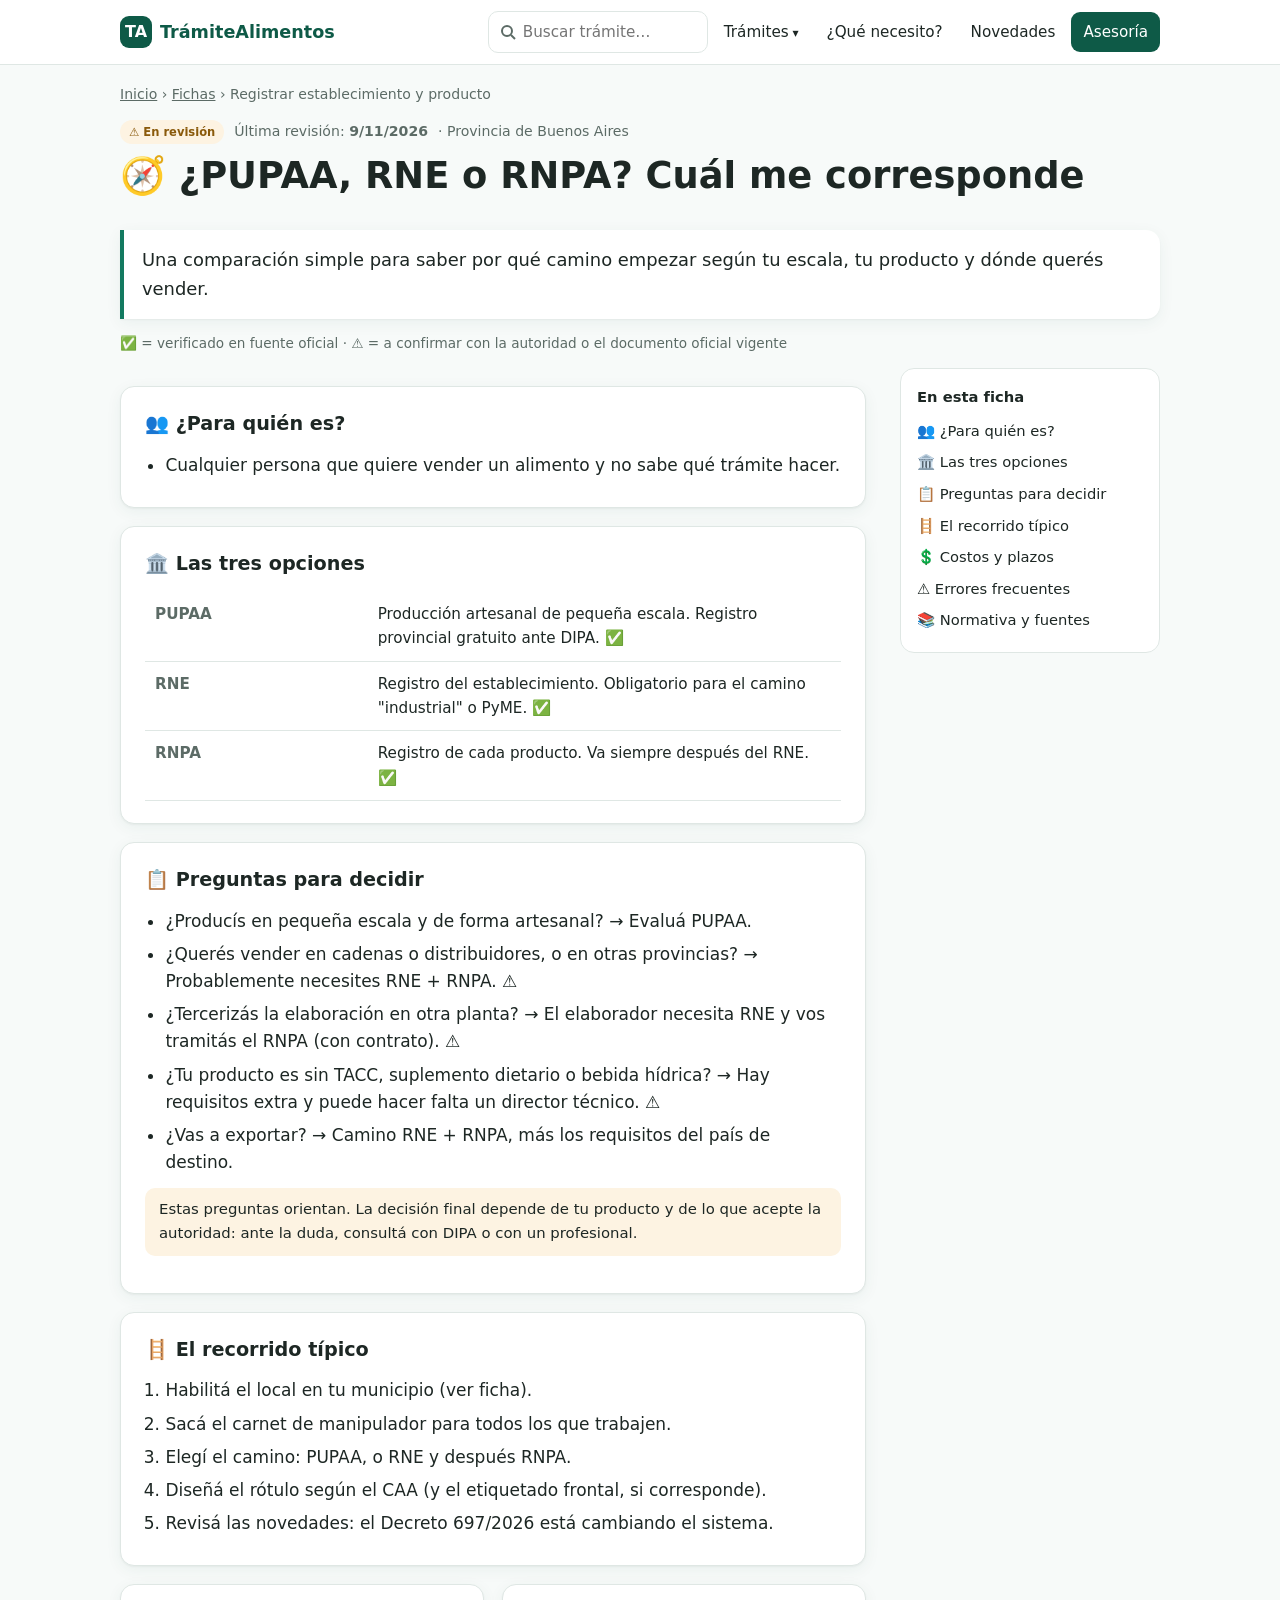
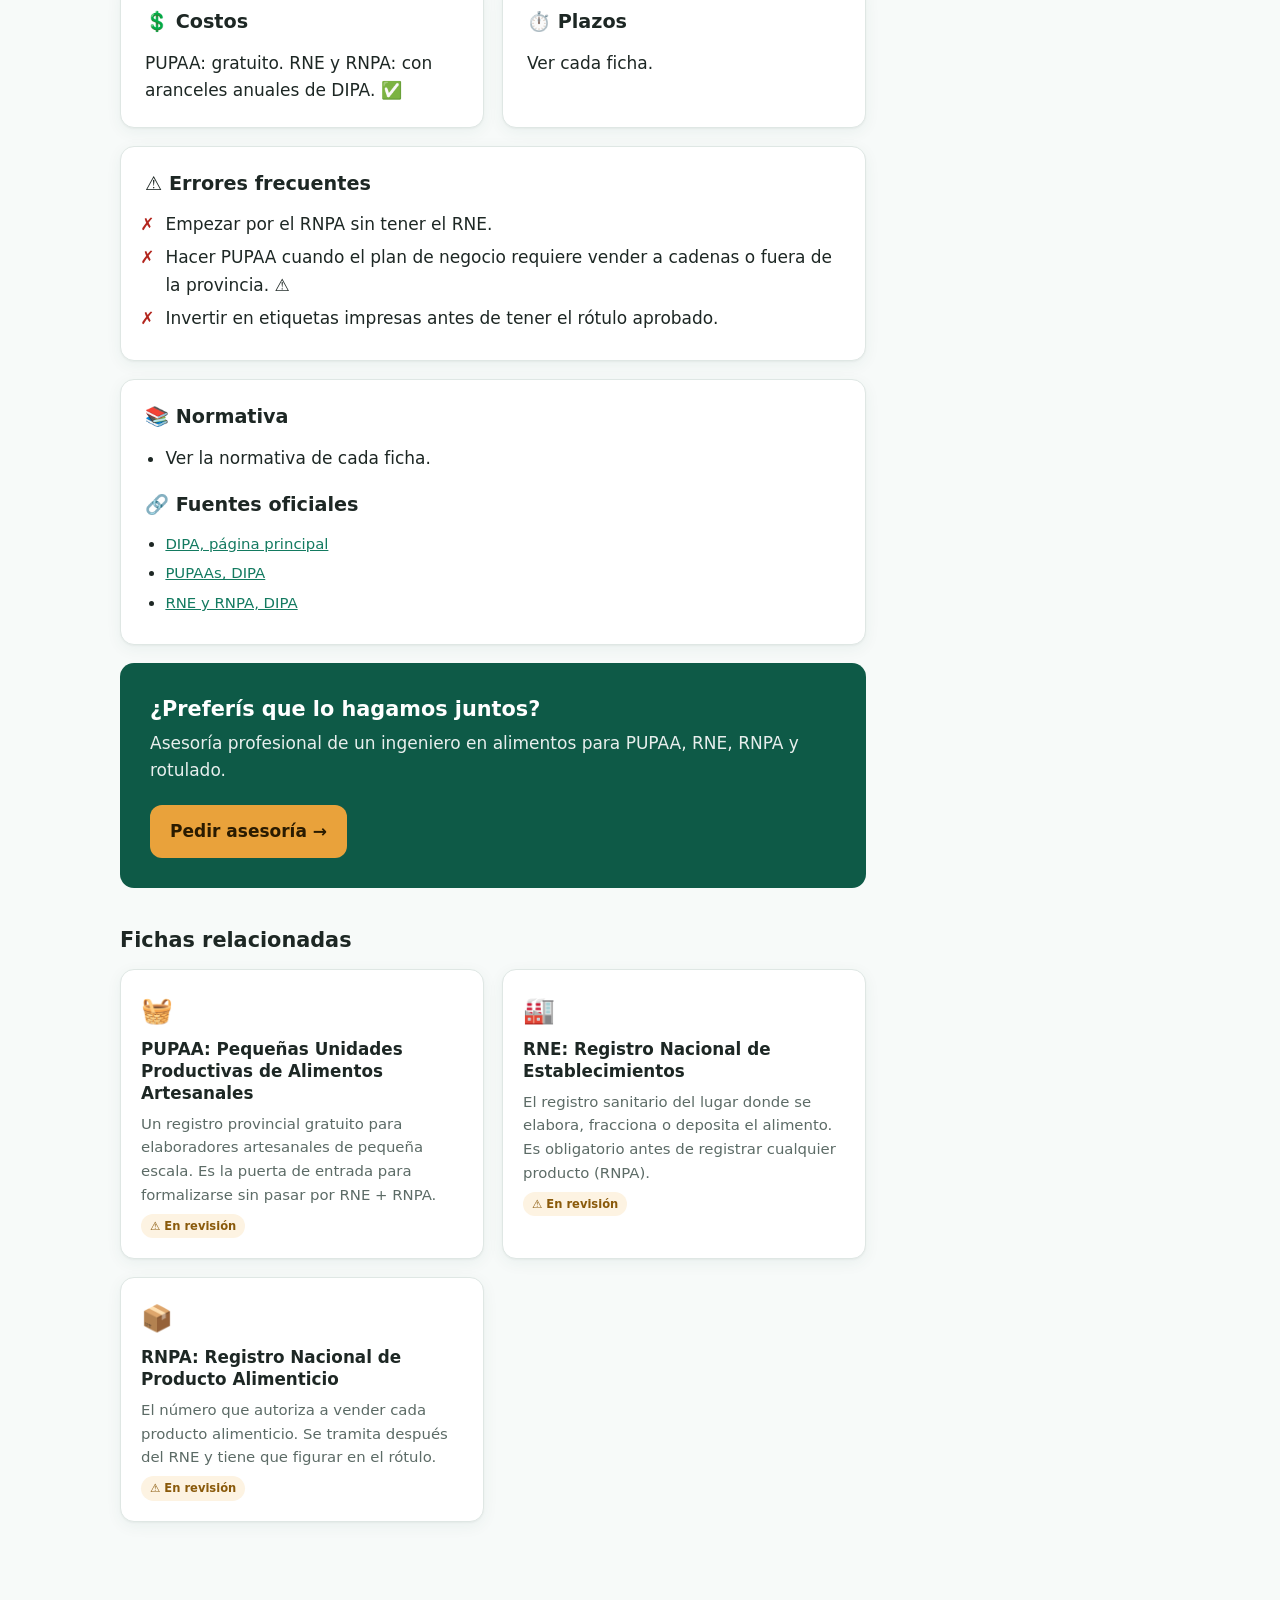
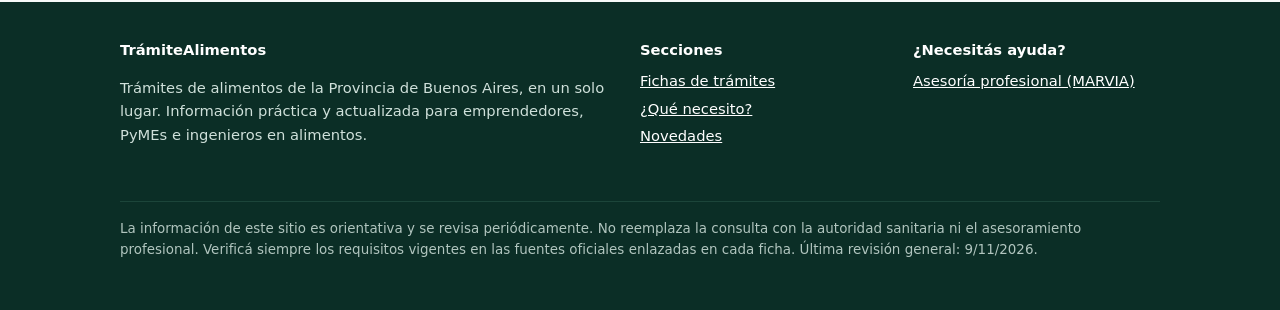
<file: guias/cual-me-corresponde.html>
<!DOCTYPE html>
<html lang="es-AR"><head>
<meta charset="utf-8"><meta name="viewport" content="width=device-width,initial-scale=1">
<title>¿PUPAA, RNE o RNPA? Cuál me corresponde en PBA | TrámiteAlimentos</title>
<meta name="description" content="Una comparación simple para saber por qué camino empezar según tu escala, tu producto y dónde querés vender.">
<meta property="og:title" content="¿PUPAA, RNE o RNPA? Cuál me corresponde en PBA | TrámiteAlimentos"><meta property="og:description" content="Una comparación simple para saber por qué camino empezar según tu escala, tu producto y dónde querés vender.">
<link rel="stylesheet" href="../assets/style.css">
<link rel="icon" href="data:image/svg+xml,<svg xmlns='http://www.w3.org/2000/svg' viewBox='0 0 100 100'><rect width='100' height='100' rx='22' fill='%230e5a47'/><text x='50' y='66' font-size='48' text-anchor='middle' fill='white' font-family='Arial' font-weight='bold'>TA</text></svg>">
</head><body data-base="../">
<header class="top"><div class="wrap">
<a class="logo" href="../index.html"><span>TA</span>TrámiteAlimentos</a>
<button class="burger" aria-label="Abrir menú" aria-expanded="false">☰</button>
<nav class="menu" aria-label="Principal">
  <div class="search" data-search><input type="search" placeholder="Buscar trámite…" aria-label="Buscar trámite"><div class="results"></div></div>
  <div class="drop"><button aria-expanded="false" aria-haspopup="true">Trámites</button><div class="drop-panel"><div><h4>Arrancar a producir</h4><a href="../guias/habilitacion-municipal.html">🏠 Habilitación municipal del local</a><a href="../guias/pupaa.html">🧺 PUPAA</a><a href="../guias/carnet-manipulador.html">🪪 Carnet de manipulador de alimentos</a></div><div><h4>Registrar establecimiento y producto</h4><a href="../guias/rne.html">🏭 RNE</a><a href="../guias/rnpa.html">📦 RNPA</a><a href="../guias/cual-me-corresponde.html">🧭 ¿PUPAA, RNE o RNPA? Cuál me corresponde</a></div><div><h4>Etiqueta</h4><a href="../guias/rotulado.html">🏷️ Rotulado obligatorio según el CAA</a><a href="../guias/etiquetado-frontal.html">⬛ Etiquetado frontal (Ley 27.642)</a></div><div><h4>Profesional y novedades</h4><a href="../guias/matricula-direccion-tecnica.html">🎓 Matrícula y dirección técnica del ingeniero en alimentos</a><a href="../guias/decreto-697-2026.html">📰 Decreto 697/2026</a></div><div style="grid-column:1/-1;border-top:1px solid var(--borde);padding-top:8px"><a href="../guias/index.html"><b>Ver todas las fichas →</b></a></div></div></div>
  <a href="../que-necesito.html">¿Qué necesito?</a>
  <a href="../novedades.html">Novedades</a>
  <a class="cta" href="https://juli-ac.github.io/Asesoria-alimentaria/#diagnostico" target="_blank" rel="noopener">Asesoría</a>
</nav></div></header>
<main><div class="wrap">
<div class="migas"><a href="../index.html">Inicio</a> › <a href="index.html">Fichas</a> › Registrar establecimiento y producto</div>
<div class="ficha-head">
  <div class="meta"><span class="chip rev">⚠️ En revisión</span><span>Última revisión: <b>9/11/2026</b></span><span>· Provincia de Buenos Aires</span></div>
  <h1>🧭 ¿PUPAA, RNE o RNPA? Cuál me corresponde</h1>
</div>
<div class="resumen">Una comparación simple para saber por qué camino empezar según tu escala, tu producto y dónde querés vender.</div>
<p class="leyenda">✅ = verificado en fuente oficial · ⚠️ = a confirmar con la autoridad o el documento oficial vigente</p>
<div class="ficha-layout">
<article>
<div class="sec" id="quien"><h2>👥 ¿Para quién es?</h2><ul class=""><li>Cualquier persona que quiere vender un alimento y no sabe qué trámite hacer.</li></ul></div><div class="sec" id="ante"><h2>🏛️ Las tres opciones</h2><table class="datos"><tr><th>PUPAA</th><td>Producción artesanal de pequeña escala. Registro provincial gratuito ante DIPA. ✅</td></tr><tr><th>RNE</th><td>Registro del establecimiento. Obligatorio para el camino &quot;industrial&quot; o PyME. ✅</td></tr><tr><th>RNPA</th><td>Registro de cada producto. Va siempre después del RNE. ✅</td></tr></table></div><div class="sec" id="requisitos"><h2>📋 Preguntas para decidir</h2><ul class=""><li>¿Producís en pequeña escala y de forma artesanal? → Evaluá PUPAA.</li><li>¿Querés vender en cadenas o distribuidores, o en otras provincias? → Probablemente necesites RNE + RNPA. ⚠️</li><li>¿Tercerizás la elaboración en otra planta? → El elaborador necesita RNE y vos tramitás el RNPA (con contrato). ⚠️</li><li>¿Tu producto es sin TACC, suplemento dietario o bebida hídrica? → Hay requisitos extra y puede hacer falta un director técnico. ⚠️</li><li>¿Vas a exportar? → Camino RNE + RNPA, más los requisitos del país de destino.</li></ul><p class="nota">Estas preguntas orientan. La decisión final depende de tu producto y de lo que acepte la autoridad: ante la duda, consultá con DIPA o con un profesional.</p></div><div class="sec" id="pasos"><h2>🪜 El recorrido típico</h2><ol><li>Habilitá el local en tu municipio (ver ficha).</li><li>Sacá el carnet de manipulador para todos los que trabajen.</li><li>Elegí el camino: PUPAA, o RNE y después RNPA.</li><li>Diseñá el rótulo según el CAA (y el etiquetado frontal, si corresponde).</li><li>Revisá las novedades: el Decreto 697/2026 está cambiando el sistema.</li></ol></div>
<div class="dos" id="costos" style="scroll-margin-top:84px;margin:18px 0">
  <div class="sec"><h2>💲 Costos</h2><p style="margin:0">PUPAA: gratuito. RNE y RNPA: con aranceles anuales de DIPA. ✅</p></div>
  <div class="sec"><h2>⏱️ Plazos</h2><p style="margin:0">Ver cada ficha.</p></div>
</div>
<div class="sec" id="errores"><h2>⚠️ Errores frecuentes</h2><ul class="err"><li>Empezar por el RNPA sin tener el RNE.</li><li>Hacer PUPAA cuando el plan de negocio requiere vender a cadenas o fuera de la provincia. ⚠️</li><li>Invertir en etiquetas impresas antes de tener el rótulo aprobado.</li></ul></div>
<div class="sec" id="normativa"><h2>📚 Normativa</h2><ul class=""><li>Ver la normativa de cada ficha.</li></ul><h2 style="margin-top:18px">🔗 Fuentes oficiales</h2><ul class='fuentes'><li><a href="https://www.gba.gob.ar/desarrollo_agrario/dipa" target="_blank" rel="noopener">DIPA, página principal</a></li><li><a href="https://www.gba.gob.ar/desarrollo_agrario/inicio_de_tramites/alimentos/pupaas" target="_blank" rel="noopener">PUPAAs, DIPA</a></li><li><a href="https://www.gba.gob.ar/desarrollo_agrario/direccion_de_industrias_y_productos_alimenticios/rne_rnpa" target="_blank" rel="noopener">RNE y RNPA, DIPA</a></li></ul></div>
<div class="asesoria"><div><h3>¿Preferís que lo hagamos juntos?</h3><p>Asesoría profesional de un ingeniero en alimentos para PUPAA, RNE, RNPA y rotulado.</p></div>
<a class="btn btn-ambar" href="https://juli-ac.github.io/Asesoria-alimentaria/#diagnostico" target="_blank" rel="noopener">Pedir asesoría →</a></div>
<h2 class="tit" style="margin-top:36px;font-size:1.3rem">Fichas relacionadas</h2>
<div class="grid" style="margin-top:12px"><a class="card" href="../guias/pupaa.html" data-ficha="PUPAA: Pequeñas Unidades Productivas de Alimentos Artesanales pupaa artesanal pequeña escala emprendedor casa gratuito registro provincial Un registro provincial gratuito para elaboradores artesanales de pequeña escala. Es la puerta de entrada para formalizarse sin pasar por RNE + RNPA."><span class="ico">🧺</span><h3>PUPAA: Pequeñas Unidades Productivas de Alimentos Artesanales</h3><p>Un registro provincial gratuito para elaboradores artesanales de pequeña escala. Es la puerta de entrada para formalizarse sin pasar por RNE + RNPA.</p><span class="chip rev">⚠️ En revisión</span></a><a class="card" href="../guias/rne.html" data-ficha="RNE: Registro Nacional de Establecimientos rne establecimiento registro nacional planta fabrica auditoria bpm dipa El registro sanitario del lugar donde se elabora, fracciona o deposita el alimento. Es obligatorio antes de registrar cualquier producto (RNPA)."><span class="ico">🏭</span><h3>RNE: Registro Nacional de Establecimientos</h3><p>El registro sanitario del lugar donde se elabora, fracciona o deposita el alimento. Es obligatorio antes de registrar cualquier producto (RNPA).</p><span class="chip rev">⚠️ En revisión</span></a><a class="card" href="../guias/rnpa.html" data-ficha="RNPA: Registro Nacional de Producto Alimenticio rnpa producto registro nacional alimento envasado inscripcion rotulo dipa El número que autoriza a vender cada producto alimenticio. Se tramita después del RNE y tiene que figurar en el rótulo."><span class="ico">📦</span><h3>RNPA: Registro Nacional de Producto Alimenticio</h3><p>El número que autoriza a vender cada producto alimenticio. Se tramita después del RNE y tiene que figurar en el rótulo.</p><span class="chip rev">⚠️ En revisión</span></a></div>
</article>
<aside class="toc"><b>En esta ficha</b><a href="#quien">👥 ¿Para quién es?</a><a href="#ante">🏛️ Las tres opciones</a><a href="#requisitos">📋 Preguntas para decidir</a><a href="#pasos">🪜 El recorrido típico</a><a href="#costos">💲 Costos y plazos</a><a href="#errores">⚠️ Errores frecuentes</a><a href="#normativa">📚 Normativa y fuentes</a></aside>
</div></div></main>
<footer><div class="wrap">
<div><h4>TrámiteAlimentos</h4><p>Trámites de alimentos de la Provincia de Buenos Aires, en un solo lugar. Información práctica y actualizada para emprendedores, PyMEs e ingenieros en alimentos.</p></div>
<div><h4>Secciones</h4><ul><li><a href="../guias/index.html">Fichas de trámites</a></li><li><a href="../que-necesito.html">¿Qué necesito?</a></li><li><a href="../novedades.html">Novedades</a></li></ul></div>
<div><h4>¿Necesitás ayuda?</h4><ul><li><a href="https://juli-ac.github.io/Asesoria-alimentaria/#diagnostico" target="_blank" rel="noopener">Asesoría profesional (MARVIA)</a></li></ul></div>
<p class="aviso">La información de este sitio es orientativa y se revisa periódicamente. No reemplaza la consulta con la autoridad sanitaria ni el asesoramiento profesional. Verificá siempre los requisitos vigentes en las fuentes oficiales enlazadas en cada ficha. Última revisión general: 9/11/2026.</p>
</div></footer>
<script src="../assets/search-index.js"></script>
<script src="../assets/app.js"></script>
</body></html>
</file>
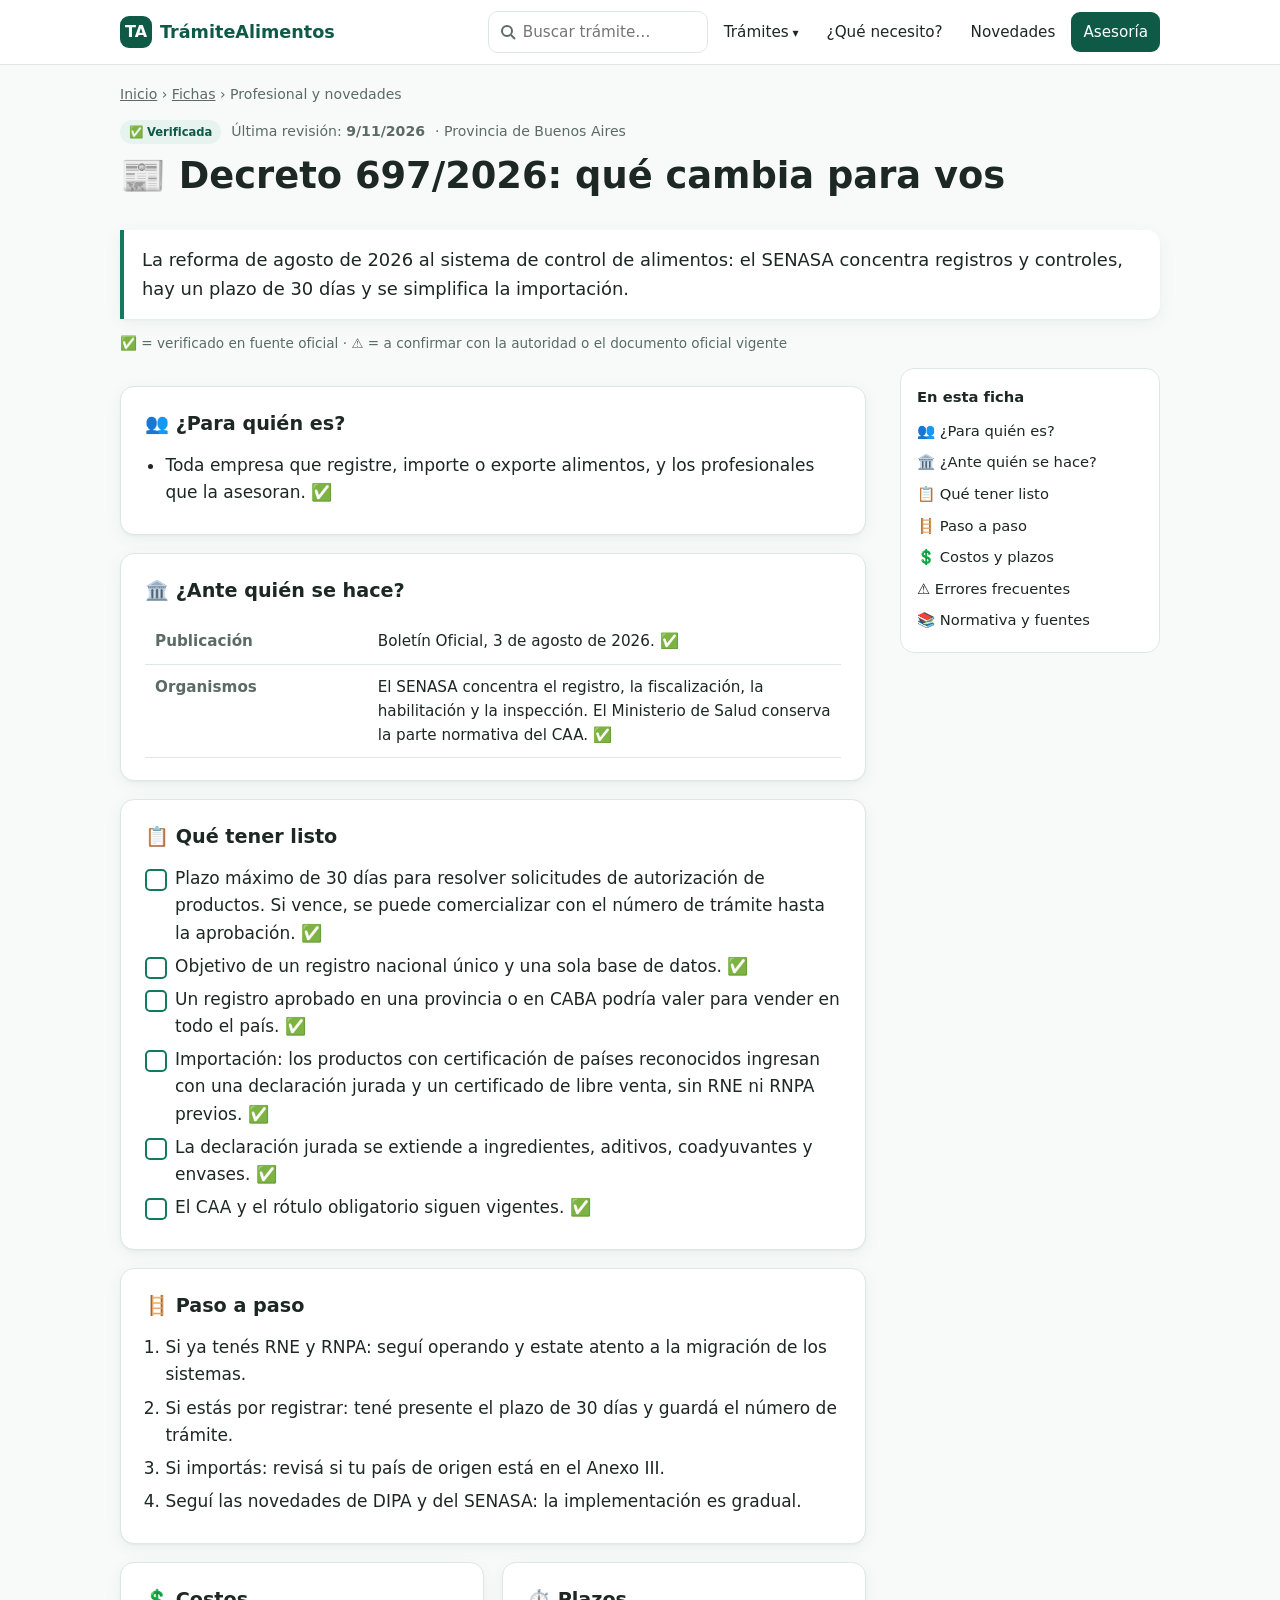
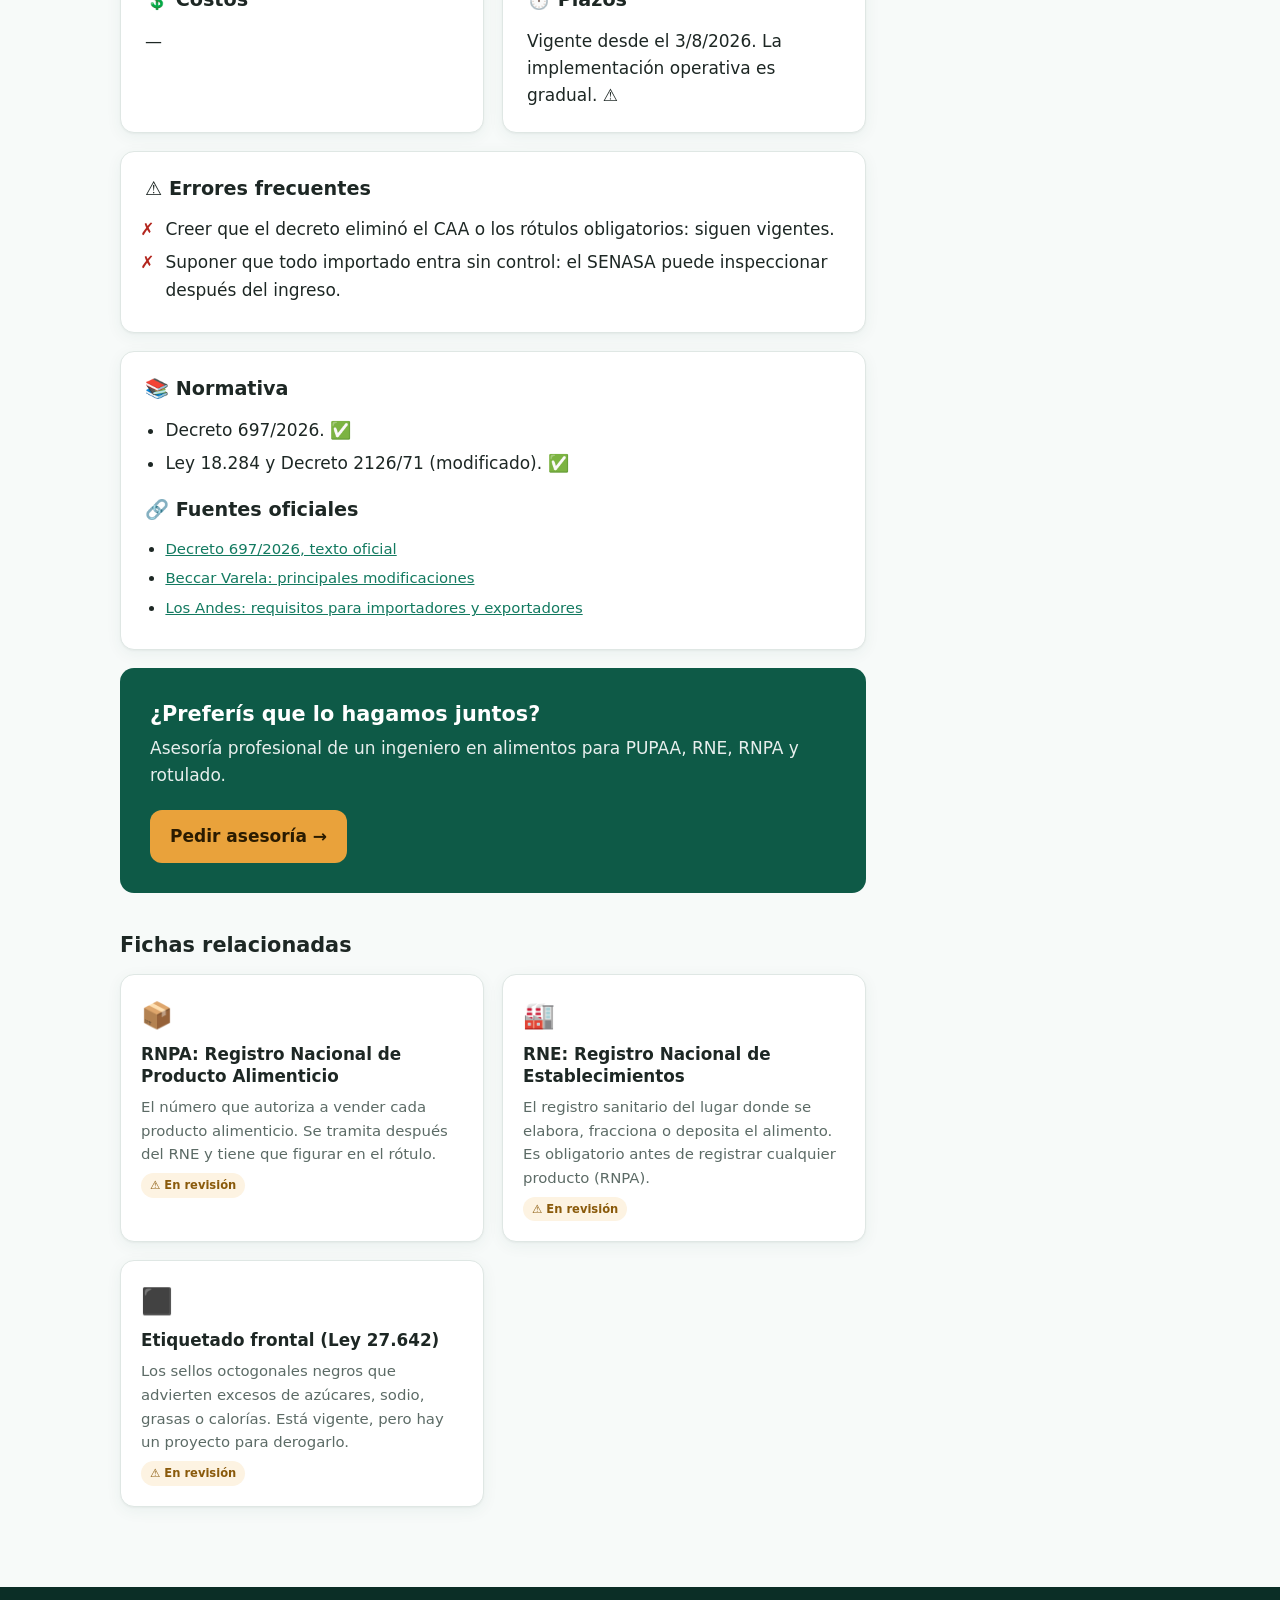
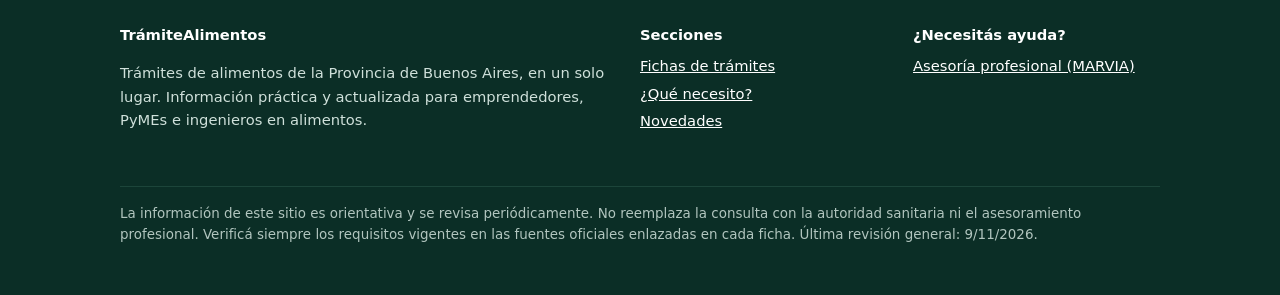
<file: guias/decreto-697-2026.html>
<!DOCTYPE html>
<html lang="es-AR"><head>
<meta charset="utf-8"><meta name="viewport" content="width=device-width,initial-scale=1">
<title>Decreto 697/2026: qué cambia para vos en PBA | TrámiteAlimentos</title>
<meta name="description" content="La reforma de agosto de 2026 al sistema de control de alimentos: el SENASA concentra registros y controles, hay un plazo de 30 días y se simplifica la importación.">
<meta property="og:title" content="Decreto 697/2026: qué cambia para vos en PBA | TrámiteAlimentos"><meta property="og:description" content="La reforma de agosto de 2026 al sistema de control de alimentos: el SENASA concentra registros y controles, hay un plazo de 30 días y se simplifica la importación.">
<link rel="stylesheet" href="../assets/style.css">
<link rel="icon" href="data:image/svg+xml,<svg xmlns='http://www.w3.org/2000/svg' viewBox='0 0 100 100'><rect width='100' height='100' rx='22' fill='%230e5a47'/><text x='50' y='66' font-size='48' text-anchor='middle' fill='white' font-family='Arial' font-weight='bold'>TA</text></svg>">
</head><body data-base="../">
<header class="top"><div class="wrap">
<a class="logo" href="../index.html"><span>TA</span>TrámiteAlimentos</a>
<button class="burger" aria-label="Abrir menú" aria-expanded="false">☰</button>
<nav class="menu" aria-label="Principal">
  <div class="search" data-search><input type="search" placeholder="Buscar trámite…" aria-label="Buscar trámite"><div class="results"></div></div>
  <div class="drop"><button aria-expanded="false" aria-haspopup="true">Trámites</button><div class="drop-panel"><div><h4>Arrancar a producir</h4><a href="../guias/habilitacion-municipal.html">🏠 Habilitación municipal del local</a><a href="../guias/pupaa.html">🧺 PUPAA</a><a href="../guias/carnet-manipulador.html">🪪 Carnet de manipulador de alimentos</a></div><div><h4>Registrar establecimiento y producto</h4><a href="../guias/rne.html">🏭 RNE</a><a href="../guias/rnpa.html">📦 RNPA</a><a href="../guias/cual-me-corresponde.html">🧭 ¿PUPAA, RNE o RNPA? Cuál me corresponde</a></div><div><h4>Etiqueta</h4><a href="../guias/rotulado.html">🏷️ Rotulado obligatorio según el CAA</a><a href="../guias/etiquetado-frontal.html">⬛ Etiquetado frontal (Ley 27.642)</a></div><div><h4>Profesional y novedades</h4><a href="../guias/matricula-direccion-tecnica.html">🎓 Matrícula y dirección técnica del ingeniero en alimentos</a><a href="../guias/decreto-697-2026.html">📰 Decreto 697/2026</a></div><div style="grid-column:1/-1;border-top:1px solid var(--borde);padding-top:8px"><a href="../guias/index.html"><b>Ver todas las fichas →</b></a></div></div></div>
  <a href="../que-necesito.html">¿Qué necesito?</a>
  <a href="../novedades.html">Novedades</a>
  <a class="cta" href="https://juli-ac.github.io/Asesoria-alimentaria/#diagnostico" target="_blank" rel="noopener">Asesoría</a>
</nav></div></header>
<main><div class="wrap">
<div class="migas"><a href="../index.html">Inicio</a> › <a href="index.html">Fichas</a> › Profesional y novedades</div>
<div class="ficha-head">
  <div class="meta"><span class="chip ok">✅ Verificada</span><span>Última revisión: <b>9/11/2026</b></span><span>· Provincia de Buenos Aires</span></div>
  <h1>📰 Decreto 697/2026: qué cambia para vos</h1>
</div>
<div class="resumen">La reforma de agosto de 2026 al sistema de control de alimentos: el SENASA concentra registros y controles, hay un plazo de 30 días y se simplifica la importación.</div>
<p class="leyenda">✅ = verificado en fuente oficial · ⚠️ = a confirmar con la autoridad o el documento oficial vigente</p>
<div class="ficha-layout">
<article>
<div class="sec" id="quien"><h2>👥 ¿Para quién es?</h2><ul class=""><li>Toda empresa que registre, importe o exporte alimentos, y los profesionales que la asesoran. ✅</li></ul></div><div class="sec" id="ante"><h2>🏛️ ¿Ante quién se hace?</h2><table class="datos"><tr><th>Publicación</th><td>Boletín Oficial, 3 de agosto de 2026. ✅</td></tr><tr><th>Organismos</th><td>El SENASA concentra el registro, la fiscalización, la habilitación y la inspección. El Ministerio de Salud conserva la parte normativa del CAA. ✅</td></tr></table></div><div class="sec" id="requisitos"><h2>📋 Qué tener listo</h2><ul class="check"><li>Plazo máximo de 30 días para resolver solicitudes de autorización de productos. Si vence, se puede comercializar con el número de trámite hasta la aprobación. ✅</li><li>Objetivo de un registro nacional único y una sola base de datos. ✅</li><li>Un registro aprobado en una provincia o en CABA podría valer para vender en todo el país. ✅</li><li>Importación: los productos con certificación de países reconocidos ingresan con una declaración jurada y un certificado de libre venta, sin RNE ni RNPA previos. ✅</li><li>La declaración jurada se extiende a ingredientes, aditivos, coadyuvantes y envases. ✅</li><li>El CAA y el rótulo obligatorio siguen vigentes. ✅</li></ul></div><div class="sec" id="pasos"><h2>🪜 Paso a paso</h2><ol><li>Si ya tenés RNE y RNPA: seguí operando y estate atento a la migración de los sistemas.</li><li>Si estás por registrar: tené presente el plazo de 30 días y guardá el número de trámite.</li><li>Si importás: revisá si tu país de origen está en el Anexo III.</li><li>Seguí las novedades de DIPA y del SENASA: la implementación es gradual.</li></ol></div>
<div class="dos" id="costos" style="scroll-margin-top:84px;margin:18px 0">
  <div class="sec"><h2>💲 Costos</h2><p style="margin:0">—</p></div>
  <div class="sec"><h2>⏱️ Plazos</h2><p style="margin:0">Vigente desde el 3/8/2026. La implementación operativa es gradual. ⚠️</p></div>
</div>
<div class="sec" id="errores"><h2>⚠️ Errores frecuentes</h2><ul class="err"><li>Creer que el decreto eliminó el CAA o los rótulos obligatorios: siguen vigentes.</li><li>Suponer que todo importado entra sin control: el SENASA puede inspeccionar después del ingreso.</li></ul></div>
<div class="sec" id="normativa"><h2>📚 Normativa</h2><ul class=""><li>Decreto 697/2026. ✅</li><li>Ley 18.284 y Decreto 2126/71 (modificado). ✅</li></ul><h2 style="margin-top:18px">🔗 Fuentes oficiales</h2><ul class='fuentes'><li><a href="https://www.argentina.gob.ar/normativa/nacional/norma-428482/texto" target="_blank" rel="noopener">Decreto 697/2026, texto oficial</a></li><li><a href="https://beccarvarela.com/novedades/principales-modificaciones-al-codigo-alimentario-argentino-y-al-sistema-nacional-de-control-de-alimentos-decreto-n-697-2026/" target="_blank" rel="noopener">Beccar Varela: principales modificaciones</a></li><li><a href="https://www.losandes.com.ar/agroindustria/el-gobierno-cambio-el-codigo-alimentario-ahora-cuales-son-los-requisitos-importadores-y-exportadores-n6000902" target="_blank" rel="noopener">Los Andes: requisitos para importadores y exportadores</a></li></ul></div>
<div class="asesoria"><div><h3>¿Preferís que lo hagamos juntos?</h3><p>Asesoría profesional de un ingeniero en alimentos para PUPAA, RNE, RNPA y rotulado.</p></div>
<a class="btn btn-ambar" href="https://juli-ac.github.io/Asesoria-alimentaria/#diagnostico" target="_blank" rel="noopener">Pedir asesoría →</a></div>
<h2 class="tit" style="margin-top:36px;font-size:1.3rem">Fichas relacionadas</h2>
<div class="grid" style="margin-top:12px"><a class="card" href="../guias/rnpa.html" data-ficha="RNPA: Registro Nacional de Producto Alimenticio rnpa producto registro nacional alimento envasado inscripcion rotulo dipa El número que autoriza a vender cada producto alimenticio. Se tramita después del RNE y tiene que figurar en el rótulo."><span class="ico">📦</span><h3>RNPA: Registro Nacional de Producto Alimenticio</h3><p>El número que autoriza a vender cada producto alimenticio. Se tramita después del RNE y tiene que figurar en el rótulo.</p><span class="chip rev">⚠️ En revisión</span></a><a class="card" href="../guias/rne.html" data-ficha="RNE: Registro Nacional de Establecimientos rne establecimiento registro nacional planta fabrica auditoria bpm dipa El registro sanitario del lugar donde se elabora, fracciona o deposita el alimento. Es obligatorio antes de registrar cualquier producto (RNPA)."><span class="ico">🏭</span><h3>RNE: Registro Nacional de Establecimientos</h3><p>El registro sanitario del lugar donde se elabora, fracciona o deposita el alimento. Es obligatorio antes de registrar cualquier producto (RNPA).</p><span class="chip rev">⚠️ En revisión</span></a><a class="card" href="../guias/etiquetado-frontal.html" data-ficha="Etiquetado frontal (Ley 27.642) etiquetado frontal octogonos sellos ley 27642 exceso azucares sodio grasas calorias edulcorantes cafeina Los sellos octogonales negros que advierten excesos de azúcares, sodio, grasas o calorías. Está vigente, pero hay un proyecto para derogarlo."><span class="ico">⬛</span><h3>Etiquetado frontal (Ley 27.642)</h3><p>Los sellos octogonales negros que advierten excesos de azúcares, sodio, grasas o calorías. Está vigente, pero hay un proyecto para derogarlo.</p><span class="chip rev">⚠️ En revisión</span></a></div>
</article>
<aside class="toc"><b>En esta ficha</b><a href="#quien">👥 ¿Para quién es?</a><a href="#ante">🏛️ ¿Ante quién se hace?</a><a href="#requisitos">📋 Qué tener listo</a><a href="#pasos">🪜 Paso a paso</a><a href="#costos">💲 Costos y plazos</a><a href="#errores">⚠️ Errores frecuentes</a><a href="#normativa">📚 Normativa y fuentes</a></aside>
</div></div></main>
<footer><div class="wrap">
<div><h4>TrámiteAlimentos</h4><p>Trámites de alimentos de la Provincia de Buenos Aires, en un solo lugar. Información práctica y actualizada para emprendedores, PyMEs e ingenieros en alimentos.</p></div>
<div><h4>Secciones</h4><ul><li><a href="../guias/index.html">Fichas de trámites</a></li><li><a href="../que-necesito.html">¿Qué necesito?</a></li><li><a href="../novedades.html">Novedades</a></li></ul></div>
<div><h4>¿Necesitás ayuda?</h4><ul><li><a href="https://juli-ac.github.io/Asesoria-alimentaria/#diagnostico" target="_blank" rel="noopener">Asesoría profesional (MARVIA)</a></li></ul></div>
<p class="aviso">La información de este sitio es orientativa y se revisa periódicamente. No reemplaza la consulta con la autoridad sanitaria ni el asesoramiento profesional. Verificá siempre los requisitos vigentes en las fuentes oficiales enlazadas en cada ficha. Última revisión general: 9/11/2026.</p>
</div></footer>
<script src="../assets/search-index.js"></script>
<script src="../assets/app.js"></script>
</body></html>
</file>
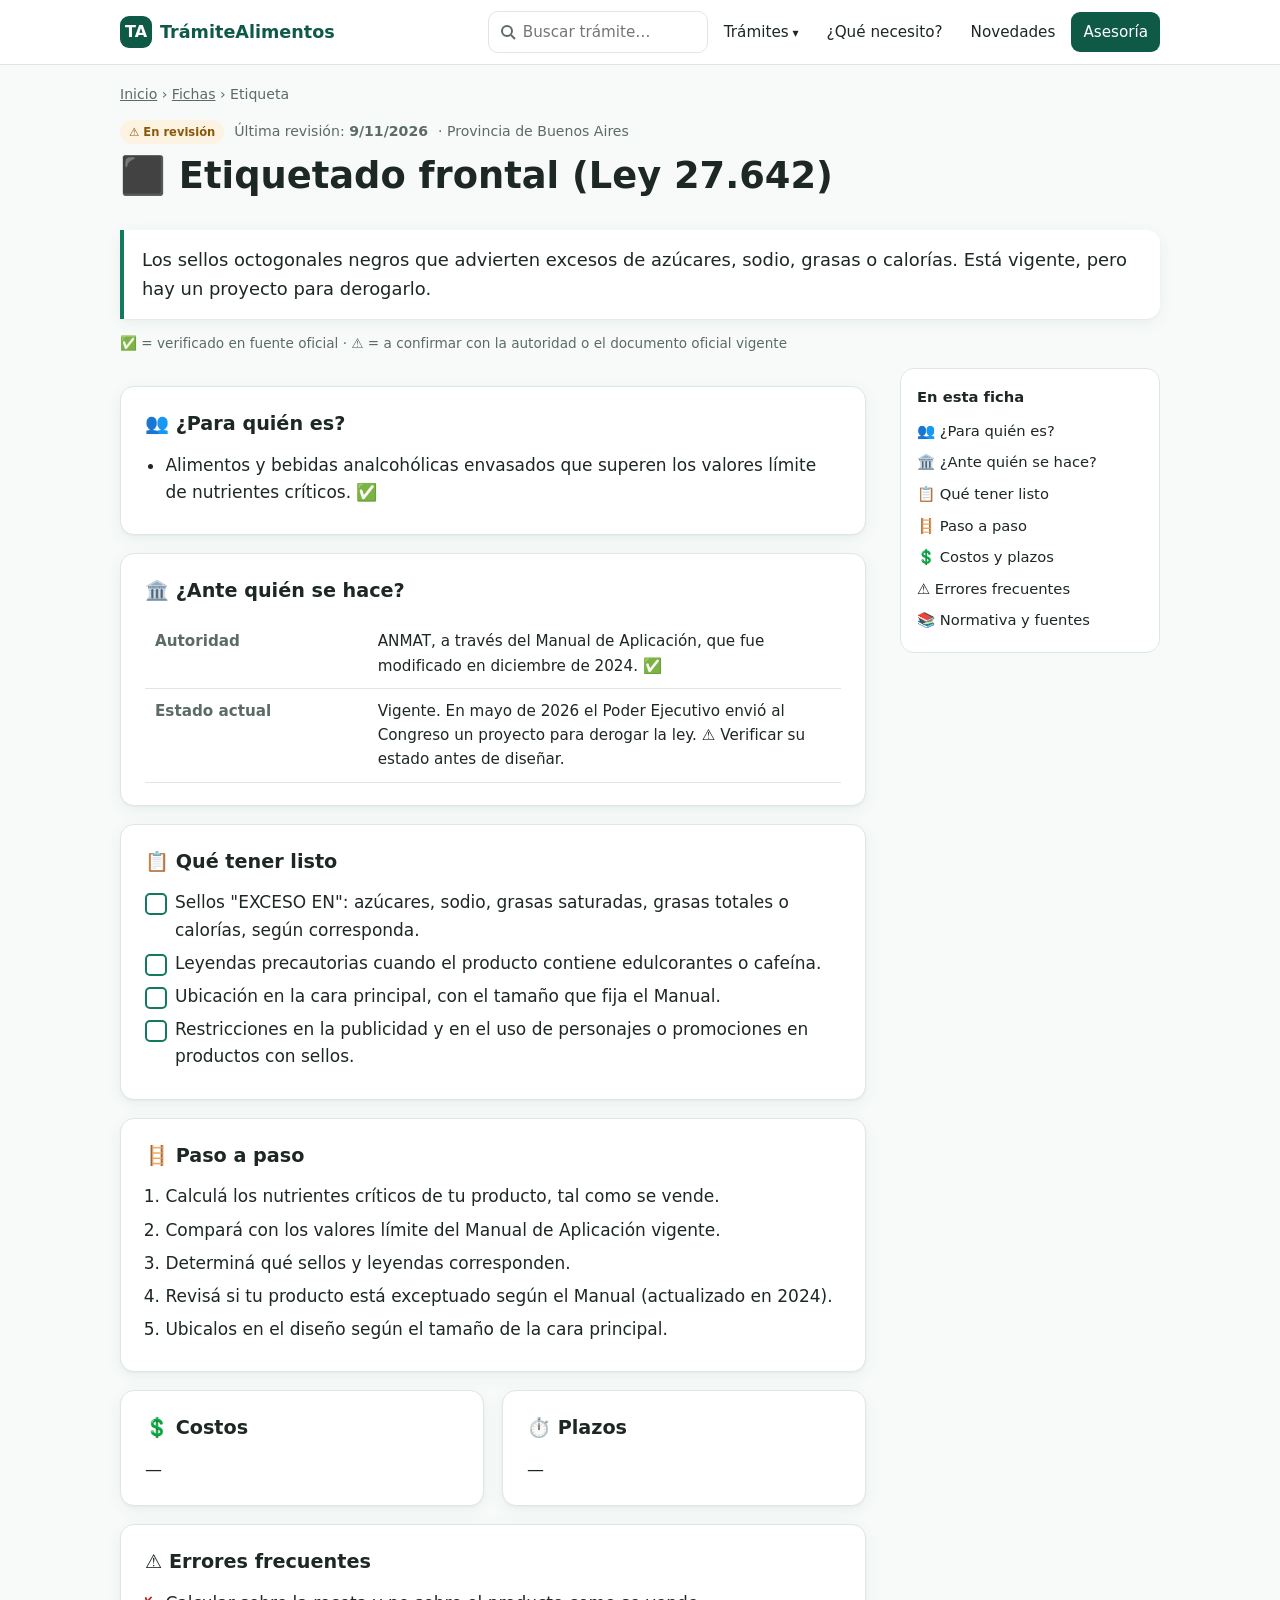
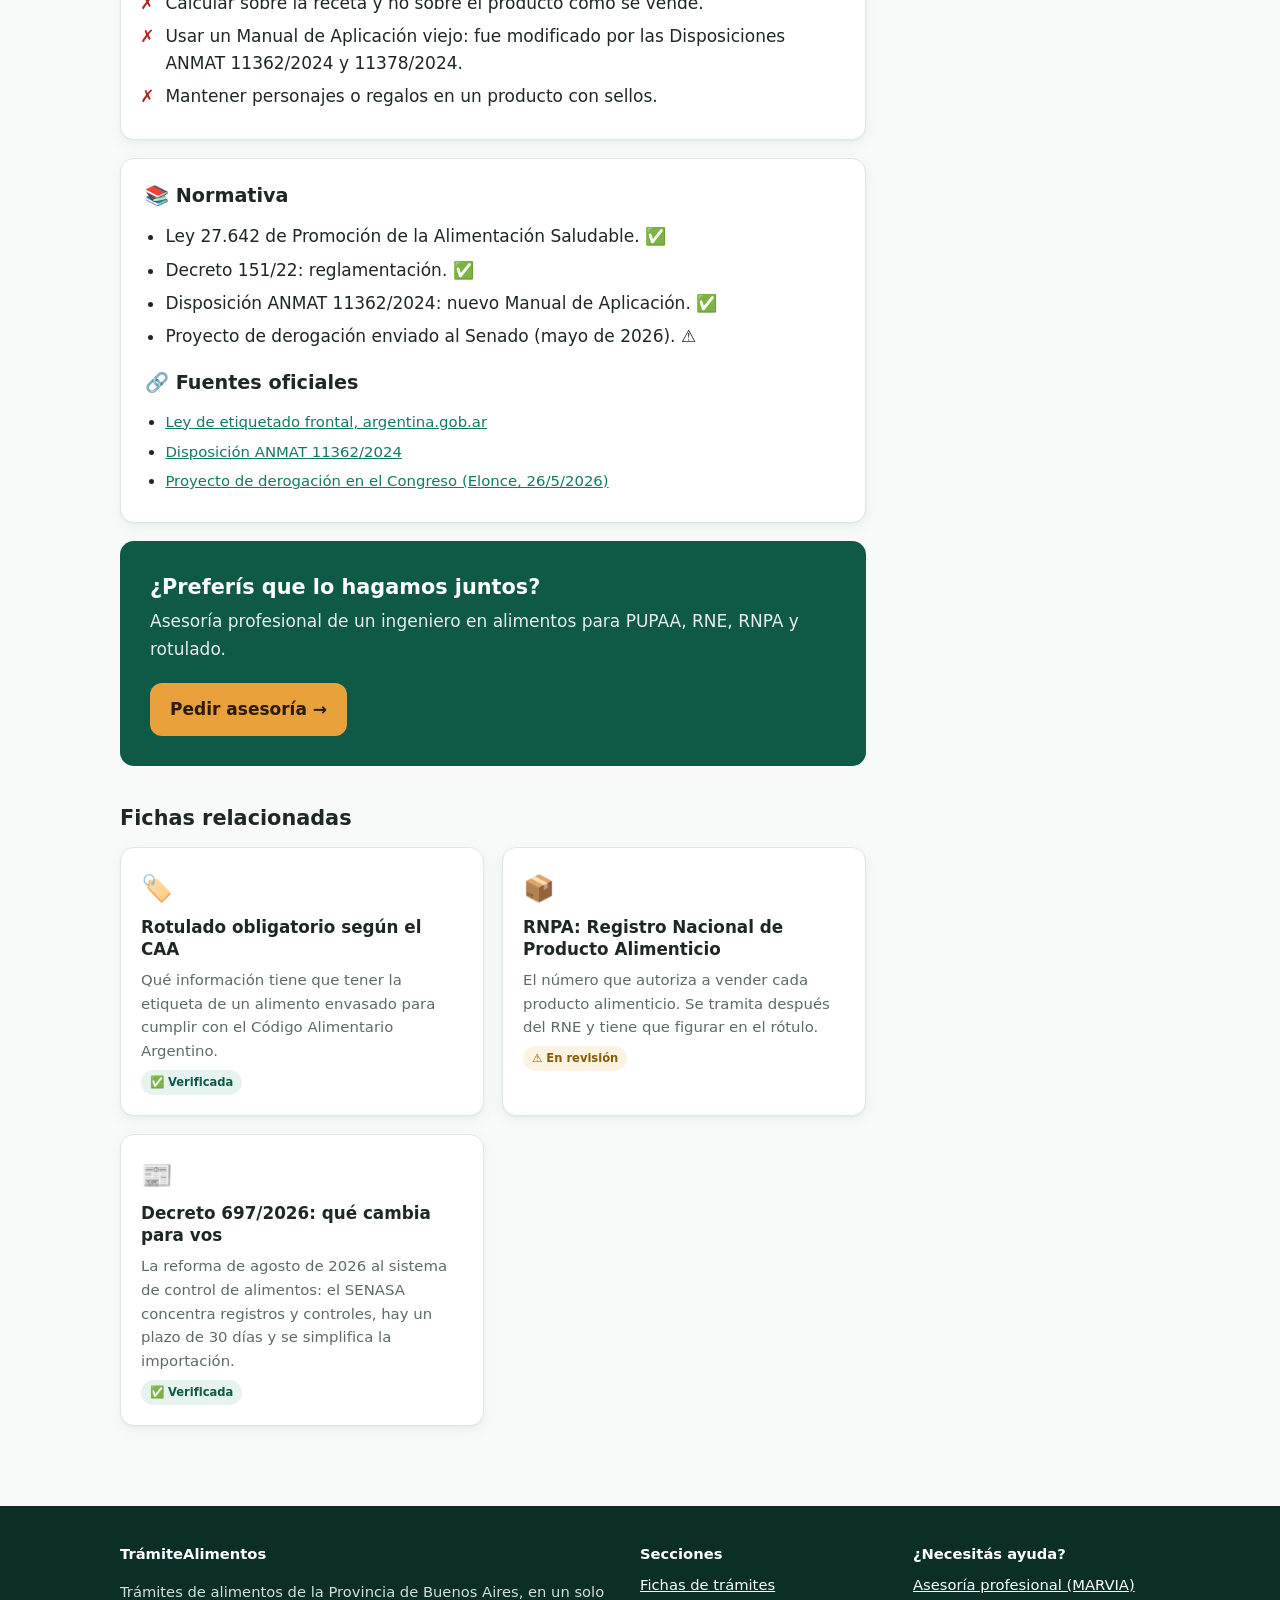
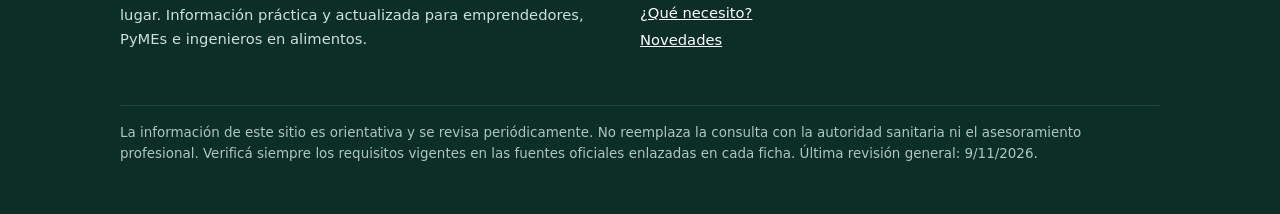
<file: guias/etiquetado-frontal.html>
<!DOCTYPE html>
<html lang="es-AR"><head>
<meta charset="utf-8"><meta name="viewport" content="width=device-width,initial-scale=1">
<title>Etiquetado frontal (Ley 27.642) en PBA | TrámiteAlimentos</title>
<meta name="description" content="Los sellos octogonales negros que advierten excesos de azúcares, sodio, grasas o calorías. Está vigente, pero hay un proyecto para derogarlo.">
<meta property="og:title" content="Etiquetado frontal (Ley 27.642) en PBA | TrámiteAlimentos"><meta property="og:description" content="Los sellos octogonales negros que advierten excesos de azúcares, sodio, grasas o calorías. Está vigente, pero hay un proyecto para derogarlo.">
<link rel="stylesheet" href="../assets/style.css">
<link rel="icon" href="data:image/svg+xml,<svg xmlns='http://www.w3.org/2000/svg' viewBox='0 0 100 100'><rect width='100' height='100' rx='22' fill='%230e5a47'/><text x='50' y='66' font-size='48' text-anchor='middle' fill='white' font-family='Arial' font-weight='bold'>TA</text></svg>">
</head><body data-base="../">
<header class="top"><div class="wrap">
<a class="logo" href="../index.html"><span>TA</span>TrámiteAlimentos</a>
<button class="burger" aria-label="Abrir menú" aria-expanded="false">☰</button>
<nav class="menu" aria-label="Principal">
  <div class="search" data-search><input type="search" placeholder="Buscar trámite…" aria-label="Buscar trámite"><div class="results"></div></div>
  <div class="drop"><button aria-expanded="false" aria-haspopup="true">Trámites</button><div class="drop-panel"><div><h4>Arrancar a producir</h4><a href="../guias/habilitacion-municipal.html">🏠 Habilitación municipal del local</a><a href="../guias/pupaa.html">🧺 PUPAA</a><a href="../guias/carnet-manipulador.html">🪪 Carnet de manipulador de alimentos</a></div><div><h4>Registrar establecimiento y producto</h4><a href="../guias/rne.html">🏭 RNE</a><a href="../guias/rnpa.html">📦 RNPA</a><a href="../guias/cual-me-corresponde.html">🧭 ¿PUPAA, RNE o RNPA? Cuál me corresponde</a></div><div><h4>Etiqueta</h4><a href="../guias/rotulado.html">🏷️ Rotulado obligatorio según el CAA</a><a href="../guias/etiquetado-frontal.html">⬛ Etiquetado frontal (Ley 27.642)</a></div><div><h4>Profesional y novedades</h4><a href="../guias/matricula-direccion-tecnica.html">🎓 Matrícula y dirección técnica del ingeniero en alimentos</a><a href="../guias/decreto-697-2026.html">📰 Decreto 697/2026</a></div><div style="grid-column:1/-1;border-top:1px solid var(--borde);padding-top:8px"><a href="../guias/index.html"><b>Ver todas las fichas →</b></a></div></div></div>
  <a href="../que-necesito.html">¿Qué necesito?</a>
  <a href="../novedades.html">Novedades</a>
  <a class="cta" href="https://juli-ac.github.io/Asesoria-alimentaria/#diagnostico" target="_blank" rel="noopener">Asesoría</a>
</nav></div></header>
<main><div class="wrap">
<div class="migas"><a href="../index.html">Inicio</a> › <a href="index.html">Fichas</a> › Etiqueta</div>
<div class="ficha-head">
  <div class="meta"><span class="chip rev">⚠️ En revisión</span><span>Última revisión: <b>9/11/2026</b></span><span>· Provincia de Buenos Aires</span></div>
  <h1>⬛ Etiquetado frontal (Ley 27.642)</h1>
</div>
<div class="resumen">Los sellos octogonales negros que advierten excesos de azúcares, sodio, grasas o calorías. Está vigente, pero hay un proyecto para derogarlo.</div>
<p class="leyenda">✅ = verificado en fuente oficial · ⚠️ = a confirmar con la autoridad o el documento oficial vigente</p>
<div class="ficha-layout">
<article>
<div class="sec" id="quien"><h2>👥 ¿Para quién es?</h2><ul class=""><li>Alimentos y bebidas analcohólicas envasados que superen los valores límite de nutrientes críticos. ✅</li></ul></div><div class="sec" id="ante"><h2>🏛️ ¿Ante quién se hace?</h2><table class="datos"><tr><th>Autoridad</th><td>ANMAT, a través del Manual de Aplicación, que fue modificado en diciembre de 2024. ✅</td></tr><tr><th>Estado actual</th><td>Vigente. En mayo de 2026 el Poder Ejecutivo envió al Congreso un proyecto para derogar la ley. ⚠️ Verificar su estado antes de diseñar.</td></tr></table></div><div class="sec" id="requisitos"><h2>📋 Qué tener listo</h2><ul class="check"><li>Sellos &quot;EXCESO EN&quot;: azúcares, sodio, grasas saturadas, grasas totales o calorías, según corresponda.</li><li>Leyendas precautorias cuando el producto contiene edulcorantes o cafeína.</li><li>Ubicación en la cara principal, con el tamaño que fija el Manual.</li><li>Restricciones en la publicidad y en el uso de personajes o promociones en productos con sellos.</li></ul></div><div class="sec" id="pasos"><h2>🪜 Paso a paso</h2><ol><li>Calculá los nutrientes críticos de tu producto, tal como se vende.</li><li>Compará con los valores límite del Manual de Aplicación vigente.</li><li>Determiná qué sellos y leyendas corresponden.</li><li>Revisá si tu producto está exceptuado según el Manual (actualizado en 2024).</li><li>Ubicalos en el diseño según el tamaño de la cara principal.</li></ol></div>
<div class="dos" id="costos" style="scroll-margin-top:84px;margin:18px 0">
  <div class="sec"><h2>💲 Costos</h2><p style="margin:0">—</p></div>
  <div class="sec"><h2>⏱️ Plazos</h2><p style="margin:0">—</p></div>
</div>
<div class="sec" id="errores"><h2>⚠️ Errores frecuentes</h2><ul class="err"><li>Calcular sobre la receta y no sobre el producto como se vende.</li><li>Usar un Manual de Aplicación viejo: fue modificado por las Disposiciones ANMAT 11362/2024 y 11378/2024.</li><li>Mantener personajes o regalos en un producto con sellos.</li></ul></div>
<div class="sec" id="normativa"><h2>📚 Normativa</h2><ul class=""><li>Ley 27.642 de Promoción de la Alimentación Saludable. ✅</li><li>Decreto 151/22: reglamentación. ✅</li><li>Disposición ANMAT 11362/2024: nuevo Manual de Aplicación. ✅</li><li>Proyecto de derogación enviado al Senado (mayo de 2026). ⚠️</li></ul><h2 style="margin-top:18px">🔗 Fuentes oficiales</h2><ul class='fuentes'><li><a href="https://www.argentina.gob.ar/node/287680" target="_blank" rel="noopener">Ley de etiquetado frontal, argentina.gob.ar</a></li><li><a href="https://www.argentina.gob.ar/normativa/nacional/norma-407673/texto" target="_blank" rel="noopener">Disposición ANMAT 11362/2024</a></li><li><a href="https://www.elonce.com/uid-875313" target="_blank" rel="noopener">Proyecto de derogación en el Congreso (Elonce, 26/5/2026)</a></li></ul></div>
<div class="asesoria"><div><h3>¿Preferís que lo hagamos juntos?</h3><p>Asesoría profesional de un ingeniero en alimentos para PUPAA, RNE, RNPA y rotulado.</p></div>
<a class="btn btn-ambar" href="https://juli-ac.github.io/Asesoria-alimentaria/#diagnostico" target="_blank" rel="noopener">Pedir asesoría →</a></div>
<h2 class="tit" style="margin-top:36px;font-size:1.3rem">Fichas relacionadas</h2>
<div class="grid" style="margin-top:12px"><a class="card" href="../guias/rotulado.html" data-ficha="Rotulado obligatorio según el CAA rotulo etiqueta rotulado ingredientes lote vencimiento alergenos informacion nutricional capitulo v Qué información tiene que tener la etiqueta de un alimento envasado para cumplir con el Código Alimentario Argentino."><span class="ico">🏷️</span><h3>Rotulado obligatorio según el CAA</h3><p>Qué información tiene que tener la etiqueta de un alimento envasado para cumplir con el Código Alimentario Argentino.</p><span class="chip ok">✅ Verificada</span></a><a class="card" href="../guias/rnpa.html" data-ficha="RNPA: Registro Nacional de Producto Alimenticio rnpa producto registro nacional alimento envasado inscripcion rotulo dipa El número que autoriza a vender cada producto alimenticio. Se tramita después del RNE y tiene que figurar en el rótulo."><span class="ico">📦</span><h3>RNPA: Registro Nacional de Producto Alimenticio</h3><p>El número que autoriza a vender cada producto alimenticio. Se tramita después del RNE y tiene que figurar en el rótulo.</p><span class="chip rev">⚠️ En revisión</span></a><a class="card" href="../guias/decreto-697-2026.html" data-ficha="Decreto 697/2026: qué cambia para vos decreto 697 2026 senasa reforma codigo alimentario importacion exportacion plazo 30 dias registro unico novedades La reforma de agosto de 2026 al sistema de control de alimentos: el SENASA concentra registros y controles, hay un plazo de 30 días y se simplifica la importación."><span class="ico">📰</span><h3>Decreto 697/2026: qué cambia para vos</h3><p>La reforma de agosto de 2026 al sistema de control de alimentos: el SENASA concentra registros y controles, hay un plazo de 30 días y se simplifica la importación.</p><span class="chip ok">✅ Verificada</span></a></div>
</article>
<aside class="toc"><b>En esta ficha</b><a href="#quien">👥 ¿Para quién es?</a><a href="#ante">🏛️ ¿Ante quién se hace?</a><a href="#requisitos">📋 Qué tener listo</a><a href="#pasos">🪜 Paso a paso</a><a href="#costos">💲 Costos y plazos</a><a href="#errores">⚠️ Errores frecuentes</a><a href="#normativa">📚 Normativa y fuentes</a></aside>
</div></div></main>
<footer><div class="wrap">
<div><h4>TrámiteAlimentos</h4><p>Trámites de alimentos de la Provincia de Buenos Aires, en un solo lugar. Información práctica y actualizada para emprendedores, PyMEs e ingenieros en alimentos.</p></div>
<div><h4>Secciones</h4><ul><li><a href="../guias/index.html">Fichas de trámites</a></li><li><a href="../que-necesito.html">¿Qué necesito?</a></li><li><a href="../novedades.html">Novedades</a></li></ul></div>
<div><h4>¿Necesitás ayuda?</h4><ul><li><a href="https://juli-ac.github.io/Asesoria-alimentaria/#diagnostico" target="_blank" rel="noopener">Asesoría profesional (MARVIA)</a></li></ul></div>
<p class="aviso">La información de este sitio es orientativa y se revisa periódicamente. No reemplaza la consulta con la autoridad sanitaria ni el asesoramiento profesional. Verificá siempre los requisitos vigentes en las fuentes oficiales enlazadas en cada ficha. Última revisión general: 9/11/2026.</p>
</div></footer>
<script src="../assets/search-index.js"></script>
<script src="../assets/app.js"></script>
</body></html>
</file>
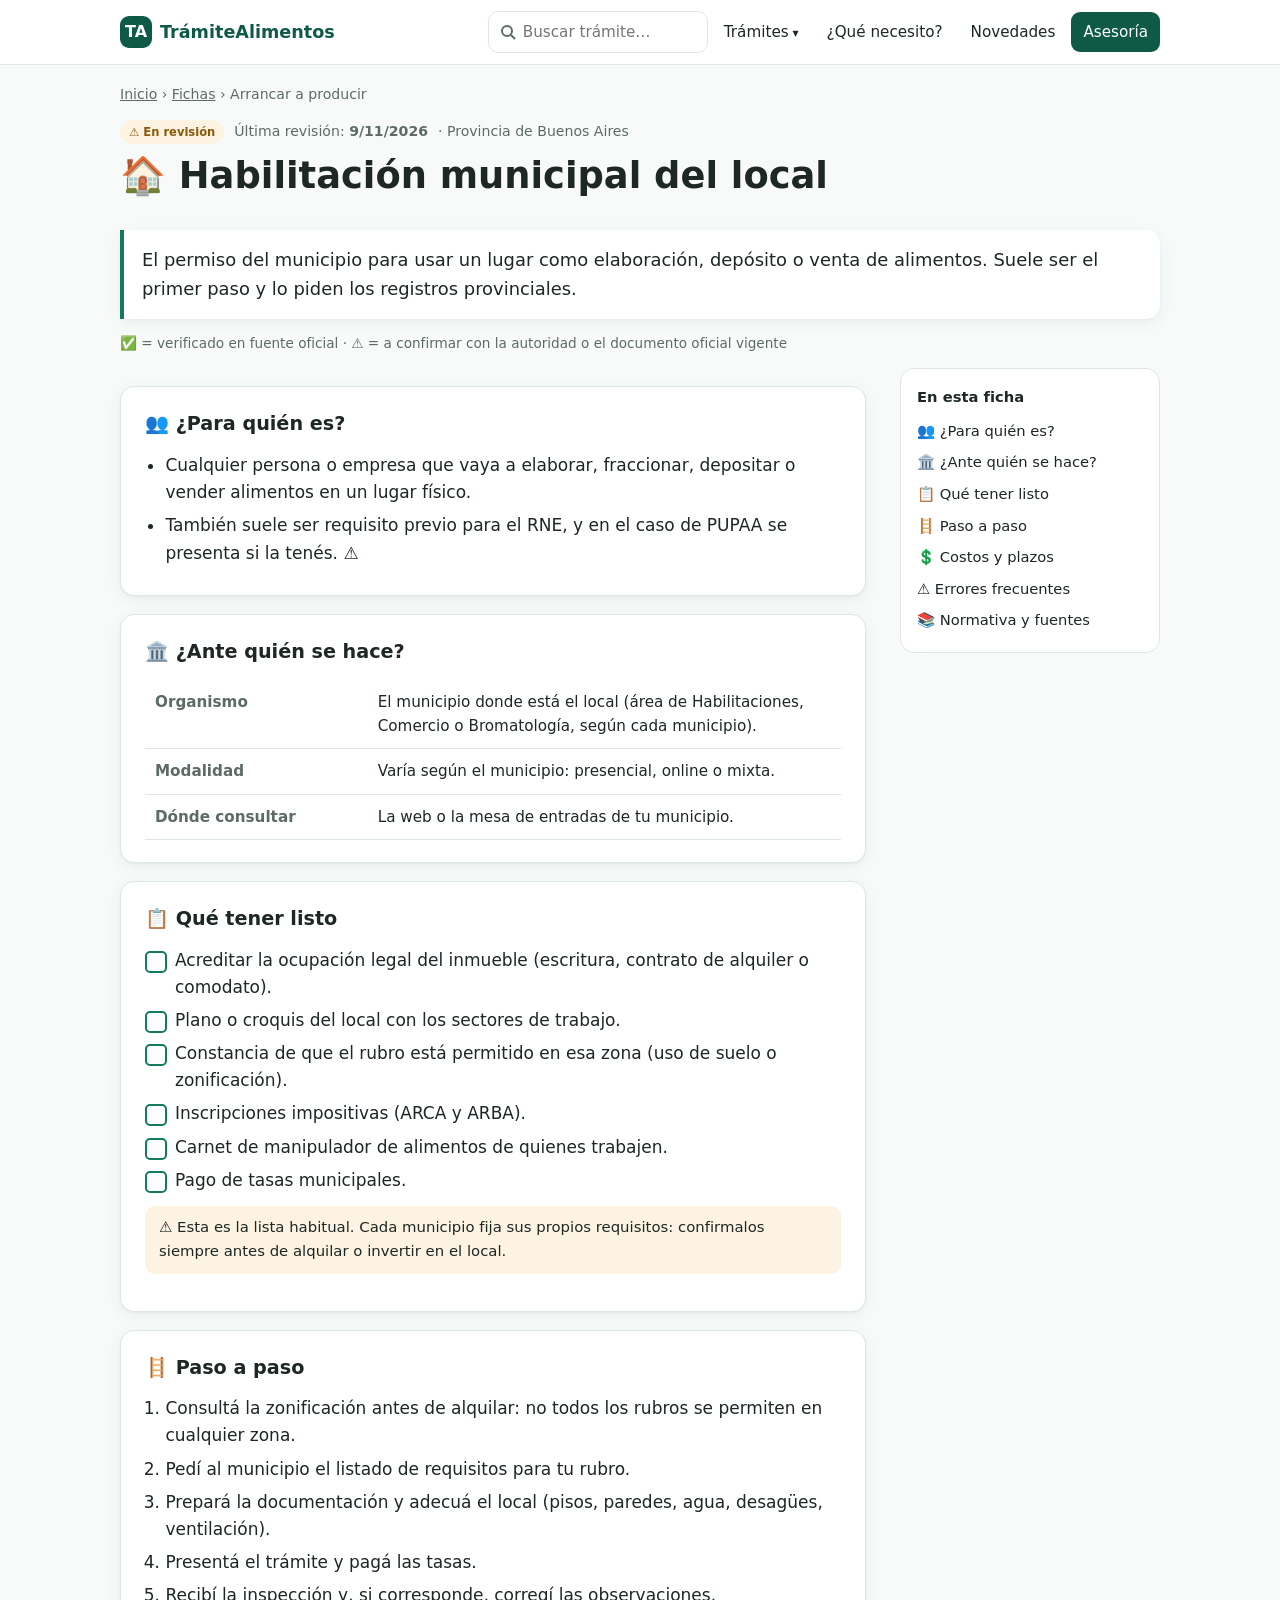
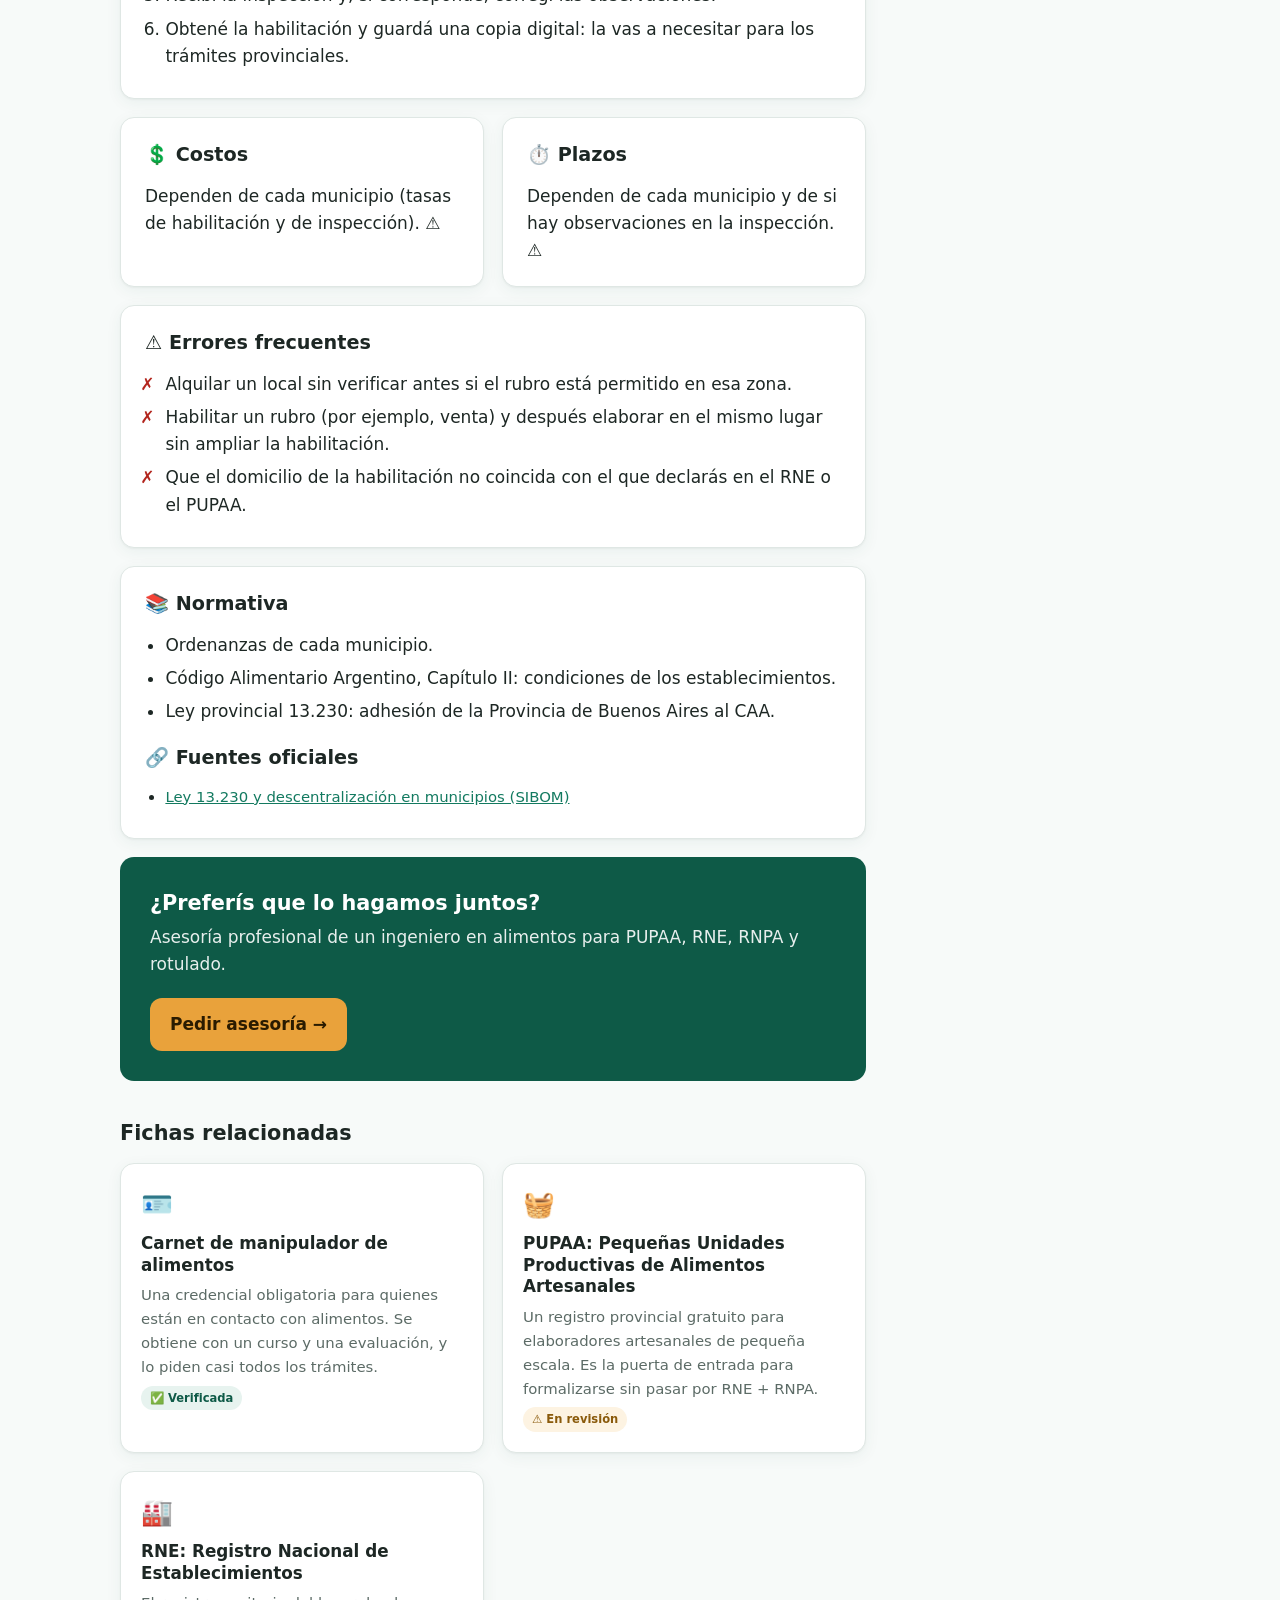
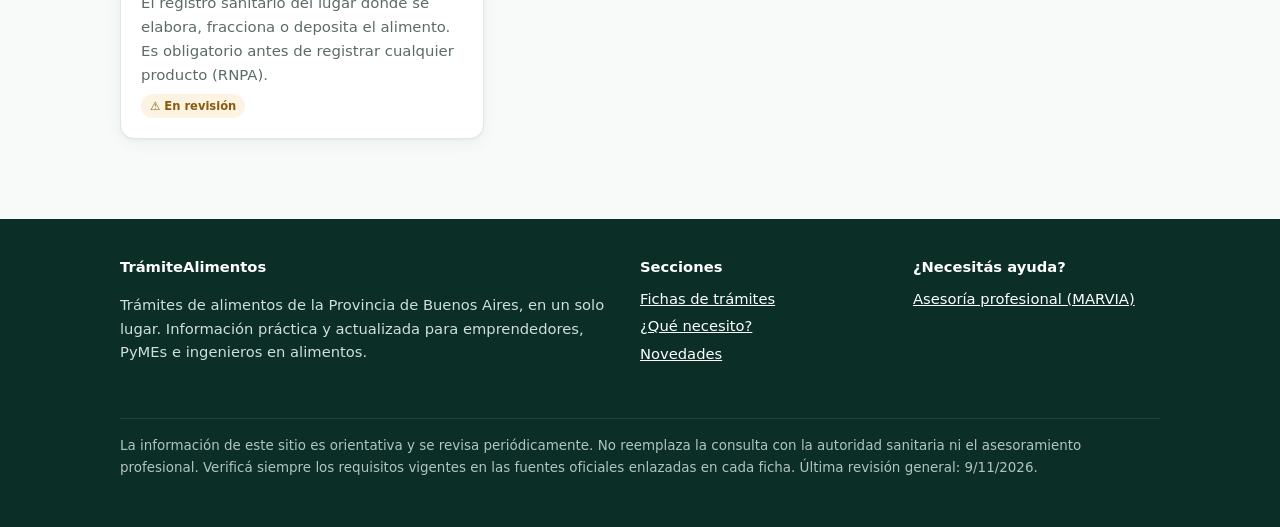
<file: guias/habilitacion-municipal.html>
<!DOCTYPE html>
<html lang="es-AR"><head>
<meta charset="utf-8"><meta name="viewport" content="width=device-width,initial-scale=1">
<title>Habilitación municipal del local en PBA | TrámiteAlimentos</title>
<meta name="description" content="El permiso del municipio para usar un lugar como elaboración, depósito o venta de alimentos. Suele ser el primer paso y lo piden los registros provinciales.">
<meta property="og:title" content="Habilitación municipal del local en PBA | TrámiteAlimentos"><meta property="og:description" content="El permiso del municipio para usar un lugar como elaboración, depósito o venta de alimentos. Suele ser el primer paso y lo piden los registros provinciales.">
<link rel="stylesheet" href="../assets/style.css">
<link rel="icon" href="data:image/svg+xml,<svg xmlns='http://www.w3.org/2000/svg' viewBox='0 0 100 100'><rect width='100' height='100' rx='22' fill='%230e5a47'/><text x='50' y='66' font-size='48' text-anchor='middle' fill='white' font-family='Arial' font-weight='bold'>TA</text></svg>">
</head><body data-base="../">
<header class="top"><div class="wrap">
<a class="logo" href="../index.html"><span>TA</span>TrámiteAlimentos</a>
<button class="burger" aria-label="Abrir menú" aria-expanded="false">☰</button>
<nav class="menu" aria-label="Principal">
  <div class="search" data-search><input type="search" placeholder="Buscar trámite…" aria-label="Buscar trámite"><div class="results"></div></div>
  <div class="drop"><button aria-expanded="false" aria-haspopup="true">Trámites</button><div class="drop-panel"><div><h4>Arrancar a producir</h4><a href="../guias/habilitacion-municipal.html">🏠 Habilitación municipal del local</a><a href="../guias/pupaa.html">🧺 PUPAA</a><a href="../guias/carnet-manipulador.html">🪪 Carnet de manipulador de alimentos</a></div><div><h4>Registrar establecimiento y producto</h4><a href="../guias/rne.html">🏭 RNE</a><a href="../guias/rnpa.html">📦 RNPA</a><a href="../guias/cual-me-corresponde.html">🧭 ¿PUPAA, RNE o RNPA? Cuál me corresponde</a></div><div><h4>Etiqueta</h4><a href="../guias/rotulado.html">🏷️ Rotulado obligatorio según el CAA</a><a href="../guias/etiquetado-frontal.html">⬛ Etiquetado frontal (Ley 27.642)</a></div><div><h4>Profesional y novedades</h4><a href="../guias/matricula-direccion-tecnica.html">🎓 Matrícula y dirección técnica del ingeniero en alimentos</a><a href="../guias/decreto-697-2026.html">📰 Decreto 697/2026</a></div><div style="grid-column:1/-1;border-top:1px solid var(--borde);padding-top:8px"><a href="../guias/index.html"><b>Ver todas las fichas →</b></a></div></div></div>
  <a href="../que-necesito.html">¿Qué necesito?</a>
  <a href="../novedades.html">Novedades</a>
  <a class="cta" href="https://juli-ac.github.io/Asesoria-alimentaria/#diagnostico" target="_blank" rel="noopener">Asesoría</a>
</nav></div></header>
<main><div class="wrap">
<div class="migas"><a href="../index.html">Inicio</a> › <a href="index.html">Fichas</a> › Arrancar a producir</div>
<div class="ficha-head">
  <div class="meta"><span class="chip rev">⚠️ En revisión</span><span>Última revisión: <b>9/11/2026</b></span><span>· Provincia de Buenos Aires</span></div>
  <h1>🏠 Habilitación municipal del local</h1>
</div>
<div class="resumen">El permiso del municipio para usar un lugar como elaboración, depósito o venta de alimentos. Suele ser el primer paso y lo piden los registros provinciales.</div>
<p class="leyenda">✅ = verificado en fuente oficial · ⚠️ = a confirmar con la autoridad o el documento oficial vigente</p>
<div class="ficha-layout">
<article>
<div class="sec" id="quien"><h2>👥 ¿Para quién es?</h2><ul class=""><li>Cualquier persona o empresa que vaya a elaborar, fraccionar, depositar o vender alimentos en un lugar físico.</li><li>También suele ser requisito previo para el RNE, y en el caso de PUPAA se presenta si la tenés. ⚠️</li></ul></div><div class="sec" id="ante"><h2>🏛️ ¿Ante quién se hace?</h2><table class="datos"><tr><th>Organismo</th><td>El municipio donde está el local (área de Habilitaciones, Comercio o Bromatología, según cada municipio).</td></tr><tr><th>Modalidad</th><td>Varía según el municipio: presencial, online o mixta.</td></tr><tr><th>Dónde consultar</th><td>La web o la mesa de entradas de tu municipio.</td></tr></table></div><div class="sec" id="requisitos"><h2>📋 Qué tener listo</h2><ul class="check"><li>Acreditar la ocupación legal del inmueble (escritura, contrato de alquiler o comodato).</li><li>Plano o croquis del local con los sectores de trabajo.</li><li>Constancia de que el rubro está permitido en esa zona (uso de suelo o zonificación).</li><li>Inscripciones impositivas (ARCA y ARBA).</li><li>Carnet de manipulador de alimentos de quienes trabajen.</li><li>Pago de tasas municipales.</li></ul><p class="nota">⚠️ Esta es la lista habitual. Cada municipio fija sus propios requisitos: confirmalos siempre antes de alquilar o invertir en el local.</p></div><div class="sec" id="pasos"><h2>🪜 Paso a paso</h2><ol><li>Consultá la zonificación antes de alquilar: no todos los rubros se permiten en cualquier zona.</li><li>Pedí al municipio el listado de requisitos para tu rubro.</li><li>Prepará la documentación y adecuá el local (pisos, paredes, agua, desagües, ventilación).</li><li>Presentá el trámite y pagá las tasas.</li><li>Recibí la inspección y, si corresponde, corregí las observaciones.</li><li>Obtené la habilitación y guardá una copia digital: la vas a necesitar para los trámites provinciales.</li></ol></div>
<div class="dos" id="costos" style="scroll-margin-top:84px;margin:18px 0">
  <div class="sec"><h2>💲 Costos</h2><p style="margin:0">Dependen de cada municipio (tasas de habilitación y de inspección). ⚠️</p></div>
  <div class="sec"><h2>⏱️ Plazos</h2><p style="margin:0">Dependen de cada municipio y de si hay observaciones en la inspección. ⚠️</p></div>
</div>
<div class="sec" id="errores"><h2>⚠️ Errores frecuentes</h2><ul class="err"><li>Alquilar un local sin verificar antes si el rubro está permitido en esa zona.</li><li>Habilitar un rubro (por ejemplo, venta) y después elaborar en el mismo lugar sin ampliar la habilitación.</li><li>Que el domicilio de la habilitación no coincida con el que declarás en el RNE o el PUPAA.</li></ul></div>
<div class="sec" id="normativa"><h2>📚 Normativa</h2><ul class=""><li>Ordenanzas de cada municipio.</li><li>Código Alimentario Argentino, Capítulo II: condiciones de los establecimientos.</li><li>Ley provincial 13.230: adhesión de la Provincia de Buenos Aires al CAA.</li></ul><h2 style="margin-top:18px">🔗 Fuentes oficiales</h2><ul class='fuentes'><li><a href="https://sibom.slyt.gba.gob.ar/bulletins/4352/contents/1496687" target="_blank" rel="noopener">Ley 13.230 y descentralización en municipios (SIBOM)</a></li></ul></div>
<div class="asesoria"><div><h3>¿Preferís que lo hagamos juntos?</h3><p>Asesoría profesional de un ingeniero en alimentos para PUPAA, RNE, RNPA y rotulado.</p></div>
<a class="btn btn-ambar" href="https://juli-ac.github.io/Asesoria-alimentaria/#diagnostico" target="_blank" rel="noopener">Pedir asesoría →</a></div>
<h2 class="tit" style="margin-top:36px;font-size:1.3rem">Fichas relacionadas</h2>
<div class="grid" style="margin-top:12px"><a class="card" href="../guias/carnet-manipulador.html" data-ficha="Carnet de manipulador de alimentos carnet manipulador curso capacitacion articulo 21 manipulacion segura Una credencial obligatoria para quienes están en contacto con alimentos. Se obtiene con un curso y una evaluación, y lo piden casi todos los trámites."><span class="ico">🪪</span><h3>Carnet de manipulador de alimentos</h3><p>Una credencial obligatoria para quienes están en contacto con alimentos. Se obtiene con un curso y una evaluación, y lo piden casi todos los trámites.</p><span class="chip ok">✅ Verificada</span></a><a class="card" href="../guias/pupaa.html" data-ficha="PUPAA: Pequeñas Unidades Productivas de Alimentos Artesanales pupaa artesanal pequeña escala emprendedor casa gratuito registro provincial Un registro provincial gratuito para elaboradores artesanales de pequeña escala. Es la puerta de entrada para formalizarse sin pasar por RNE + RNPA."><span class="ico">🧺</span><h3>PUPAA: Pequeñas Unidades Productivas de Alimentos Artesanales</h3><p>Un registro provincial gratuito para elaboradores artesanales de pequeña escala. Es la puerta de entrada para formalizarse sin pasar por RNE + RNPA.</p><span class="chip rev">⚠️ En revisión</span></a><a class="card" href="../guias/rne.html" data-ficha="RNE: Registro Nacional de Establecimientos rne establecimiento registro nacional planta fabrica auditoria bpm dipa El registro sanitario del lugar donde se elabora, fracciona o deposita el alimento. Es obligatorio antes de registrar cualquier producto (RNPA)."><span class="ico">🏭</span><h3>RNE: Registro Nacional de Establecimientos</h3><p>El registro sanitario del lugar donde se elabora, fracciona o deposita el alimento. Es obligatorio antes de registrar cualquier producto (RNPA).</p><span class="chip rev">⚠️ En revisión</span></a></div>
</article>
<aside class="toc"><b>En esta ficha</b><a href="#quien">👥 ¿Para quién es?</a><a href="#ante">🏛️ ¿Ante quién se hace?</a><a href="#requisitos">📋 Qué tener listo</a><a href="#pasos">🪜 Paso a paso</a><a href="#costos">💲 Costos y plazos</a><a href="#errores">⚠️ Errores frecuentes</a><a href="#normativa">📚 Normativa y fuentes</a></aside>
</div></div></main>
<footer><div class="wrap">
<div><h4>TrámiteAlimentos</h4><p>Trámites de alimentos de la Provincia de Buenos Aires, en un solo lugar. Información práctica y actualizada para emprendedores, PyMEs e ingenieros en alimentos.</p></div>
<div><h4>Secciones</h4><ul><li><a href="../guias/index.html">Fichas de trámites</a></li><li><a href="../que-necesito.html">¿Qué necesito?</a></li><li><a href="../novedades.html">Novedades</a></li></ul></div>
<div><h4>¿Necesitás ayuda?</h4><ul><li><a href="https://juli-ac.github.io/Asesoria-alimentaria/#diagnostico" target="_blank" rel="noopener">Asesoría profesional (MARVIA)</a></li></ul></div>
<p class="aviso">La información de este sitio es orientativa y se revisa periódicamente. No reemplaza la consulta con la autoridad sanitaria ni el asesoramiento profesional. Verificá siempre los requisitos vigentes en las fuentes oficiales enlazadas en cada ficha. Última revisión general: 9/11/2026.</p>
</div></footer>
<script src="../assets/search-index.js"></script>
<script src="../assets/app.js"></script>
</body></html>
</file>
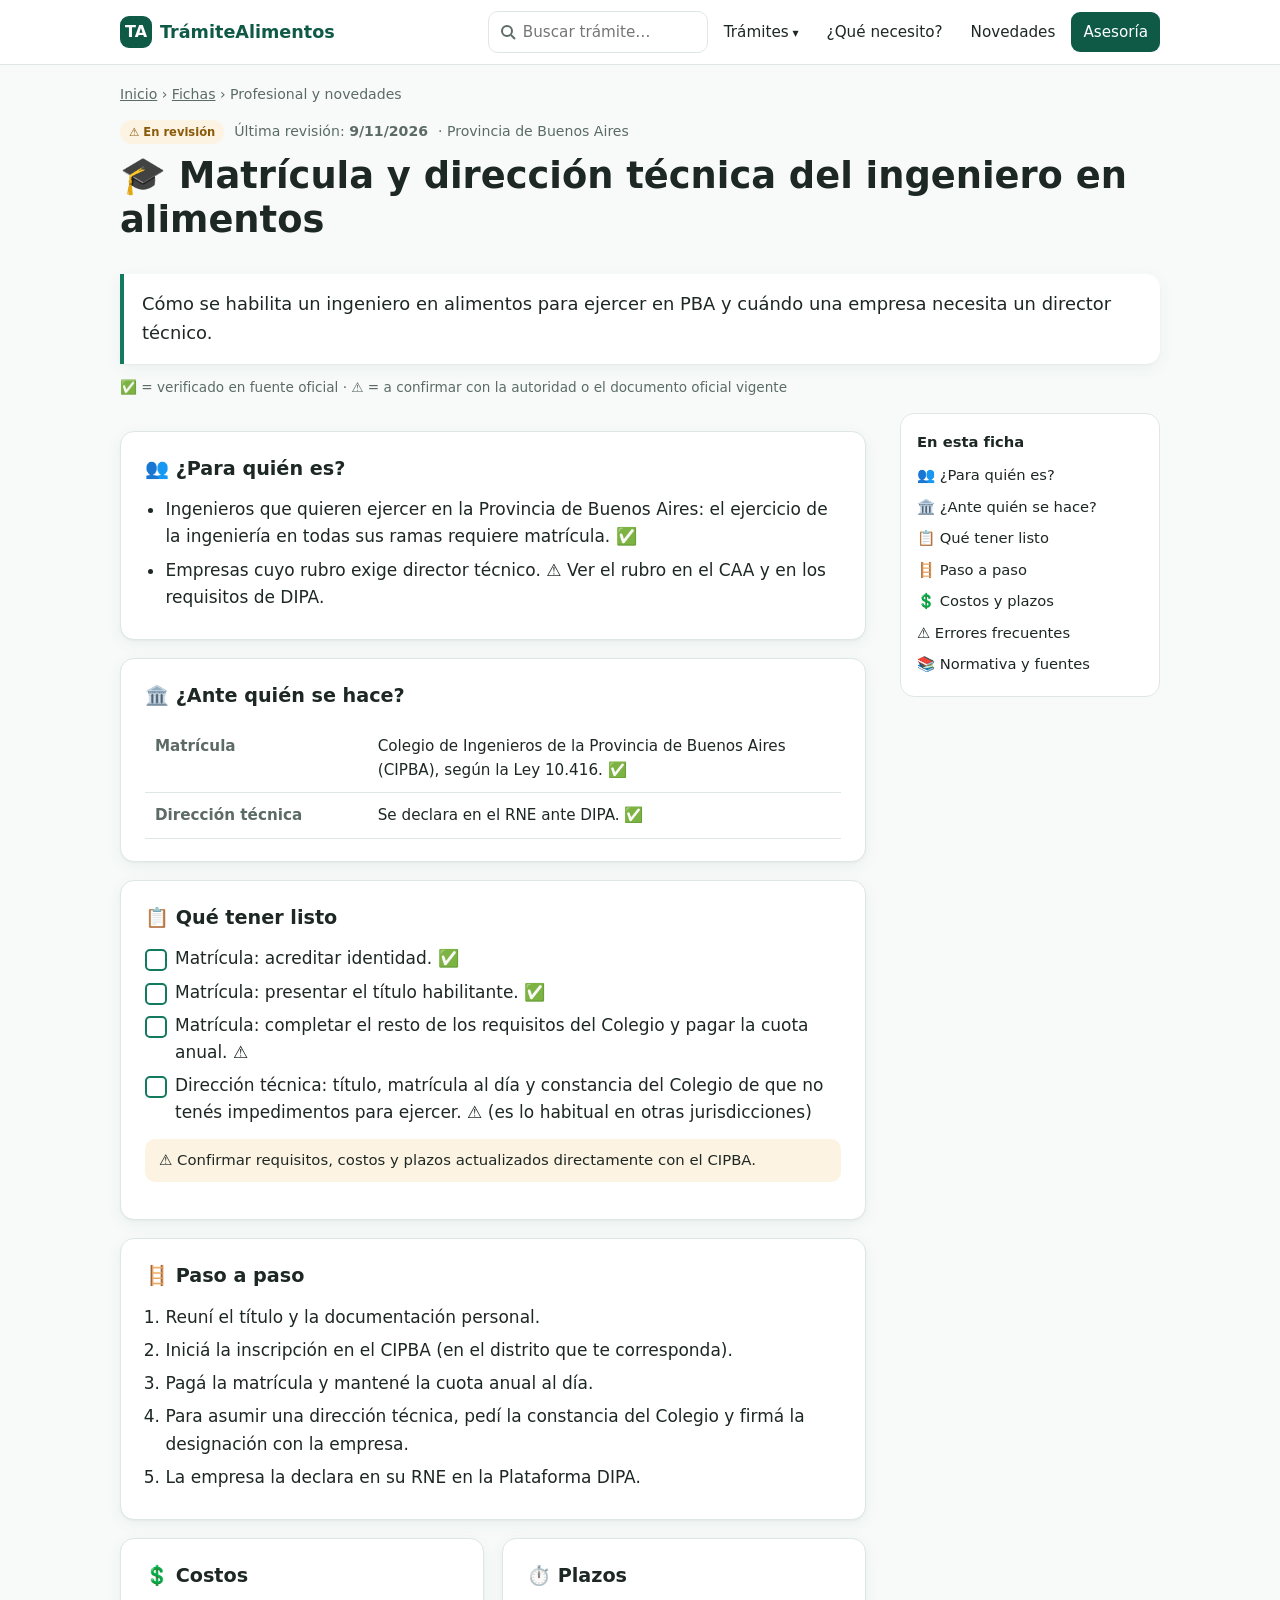
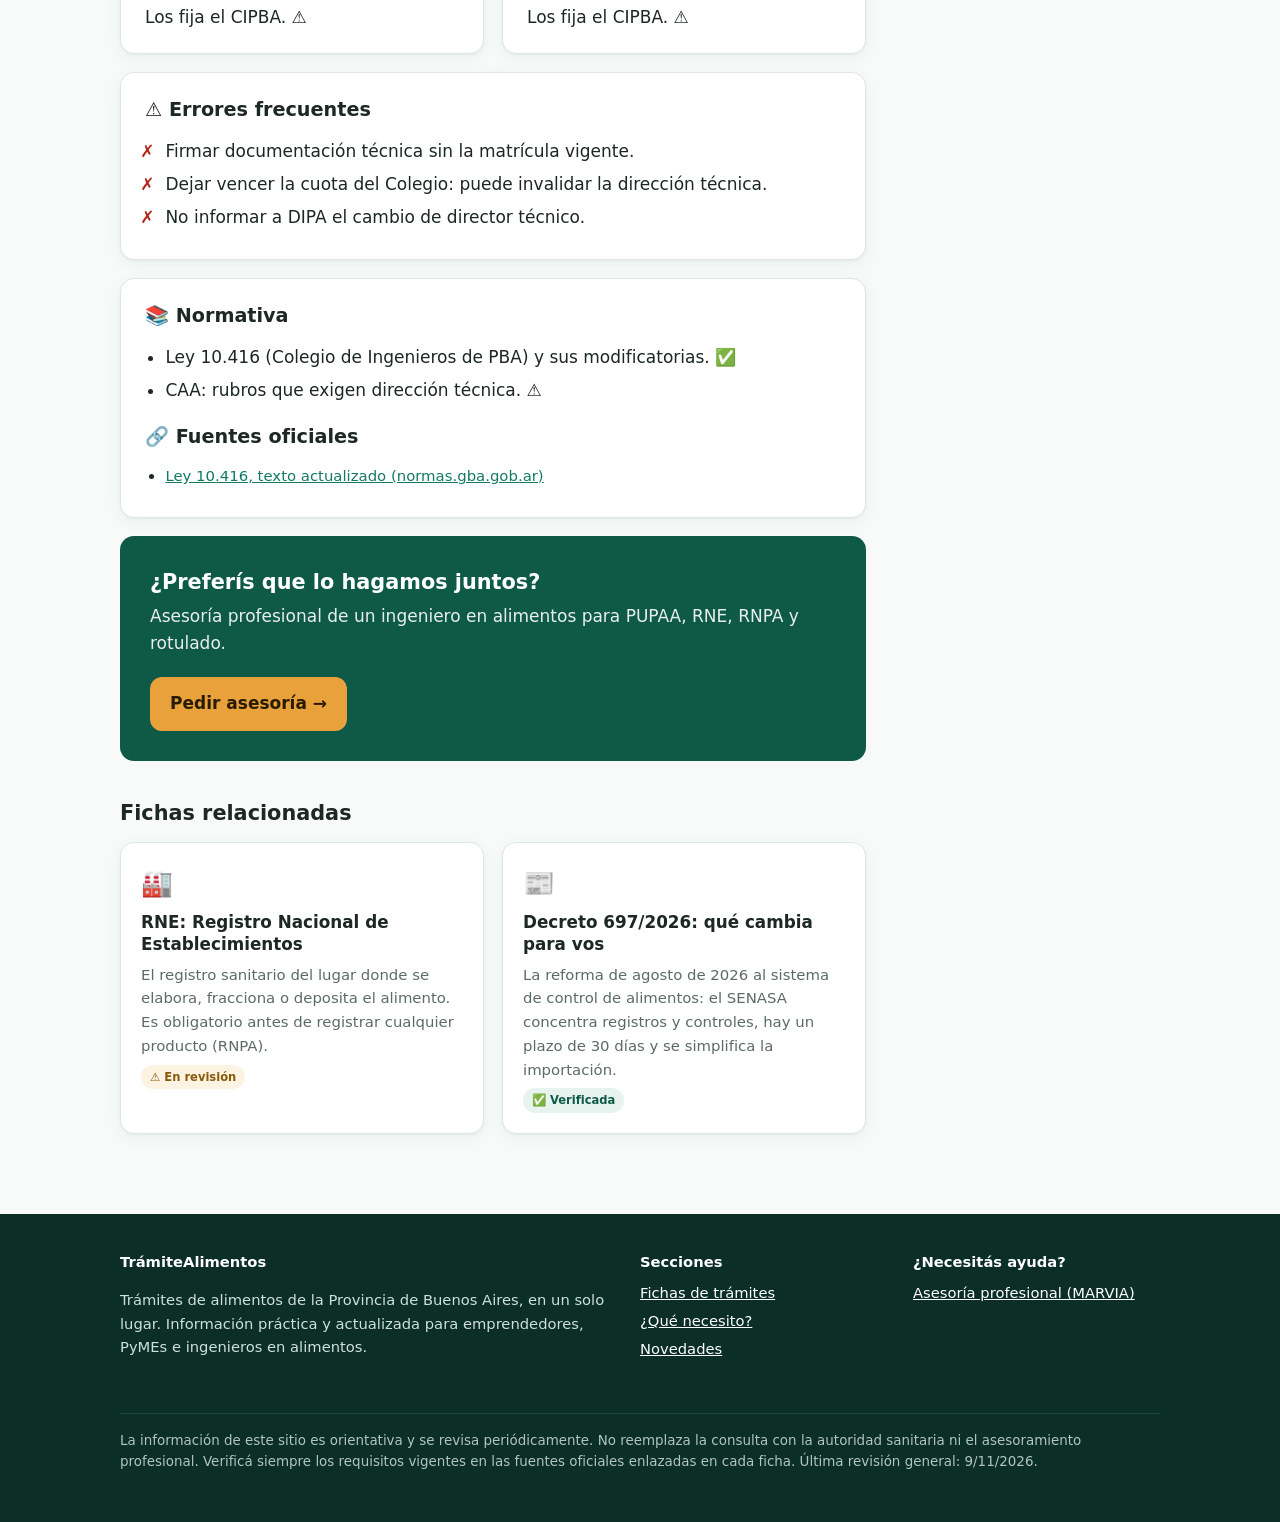
<file: guias/matricula-direccion-tecnica.html>
<!DOCTYPE html>
<html lang="es-AR"><head>
<meta charset="utf-8"><meta name="viewport" content="width=device-width,initial-scale=1">
<title>Matrícula y dirección técnica del ingeniero en alimentos en PBA | TrámiteAlimentos</title>
<meta name="description" content="Cómo se habilita un ingeniero en alimentos para ejercer en PBA y cuándo una empresa necesita un director técnico.">
<meta property="og:title" content="Matrícula y dirección técnica del ingeniero en alimentos en PBA | TrámiteAlimentos"><meta property="og:description" content="Cómo se habilita un ingeniero en alimentos para ejercer en PBA y cuándo una empresa necesita un director técnico.">
<link rel="stylesheet" href="../assets/style.css">
<link rel="icon" href="data:image/svg+xml,<svg xmlns='http://www.w3.org/2000/svg' viewBox='0 0 100 100'><rect width='100' height='100' rx='22' fill='%230e5a47'/><text x='50' y='66' font-size='48' text-anchor='middle' fill='white' font-family='Arial' font-weight='bold'>TA</text></svg>">
</head><body data-base="../">
<header class="top"><div class="wrap">
<a class="logo" href="../index.html"><span>TA</span>TrámiteAlimentos</a>
<button class="burger" aria-label="Abrir menú" aria-expanded="false">☰</button>
<nav class="menu" aria-label="Principal">
  <div class="search" data-search><input type="search" placeholder="Buscar trámite…" aria-label="Buscar trámite"><div class="results"></div></div>
  <div class="drop"><button aria-expanded="false" aria-haspopup="true">Trámites</button><div class="drop-panel"><div><h4>Arrancar a producir</h4><a href="../guias/habilitacion-municipal.html">🏠 Habilitación municipal del local</a><a href="../guias/pupaa.html">🧺 PUPAA</a><a href="../guias/carnet-manipulador.html">🪪 Carnet de manipulador de alimentos</a></div><div><h4>Registrar establecimiento y producto</h4><a href="../guias/rne.html">🏭 RNE</a><a href="../guias/rnpa.html">📦 RNPA</a><a href="../guias/cual-me-corresponde.html">🧭 ¿PUPAA, RNE o RNPA? Cuál me corresponde</a></div><div><h4>Etiqueta</h4><a href="../guias/rotulado.html">🏷️ Rotulado obligatorio según el CAA</a><a href="../guias/etiquetado-frontal.html">⬛ Etiquetado frontal (Ley 27.642)</a></div><div><h4>Profesional y novedades</h4><a href="../guias/matricula-direccion-tecnica.html">🎓 Matrícula y dirección técnica del ingeniero en alimentos</a><a href="../guias/decreto-697-2026.html">📰 Decreto 697/2026</a></div><div style="grid-column:1/-1;border-top:1px solid var(--borde);padding-top:8px"><a href="../guias/index.html"><b>Ver todas las fichas →</b></a></div></div></div>
  <a href="../que-necesito.html">¿Qué necesito?</a>
  <a href="../novedades.html">Novedades</a>
  <a class="cta" href="https://juli-ac.github.io/Asesoria-alimentaria/#diagnostico" target="_blank" rel="noopener">Asesoría</a>
</nav></div></header>
<main><div class="wrap">
<div class="migas"><a href="../index.html">Inicio</a> › <a href="index.html">Fichas</a> › Profesional y novedades</div>
<div class="ficha-head">
  <div class="meta"><span class="chip rev">⚠️ En revisión</span><span>Última revisión: <b>9/11/2026</b></span><span>· Provincia de Buenos Aires</span></div>
  <h1>🎓 Matrícula y dirección técnica del ingeniero en alimentos</h1>
</div>
<div class="resumen">Cómo se habilita un ingeniero en alimentos para ejercer en PBA y cuándo una empresa necesita un director técnico.</div>
<p class="leyenda">✅ = verificado en fuente oficial · ⚠️ = a confirmar con la autoridad o el documento oficial vigente</p>
<div class="ficha-layout">
<article>
<div class="sec" id="quien"><h2>👥 ¿Para quién es?</h2><ul class=""><li>Ingenieros que quieren ejercer en la Provincia de Buenos Aires: el ejercicio de la ingeniería en todas sus ramas requiere matrícula. ✅</li><li>Empresas cuyo rubro exige director técnico. ⚠️ Ver el rubro en el CAA y en los requisitos de DIPA.</li></ul></div><div class="sec" id="ante"><h2>🏛️ ¿Ante quién se hace?</h2><table class="datos"><tr><th>Matrícula</th><td>Colegio de Ingenieros de la Provincia de Buenos Aires (CIPBA), según la Ley 10.416. ✅</td></tr><tr><th>Dirección técnica</th><td>Se declara en el RNE ante DIPA. ✅</td></tr></table></div><div class="sec" id="requisitos"><h2>📋 Qué tener listo</h2><ul class="check"><li>Matrícula: acreditar identidad. ✅</li><li>Matrícula: presentar el título habilitante. ✅</li><li>Matrícula: completar el resto de los requisitos del Colegio y pagar la cuota anual. ⚠️</li><li>Dirección técnica: título, matrícula al día y constancia del Colegio de que no tenés impedimentos para ejercer. ⚠️ (es lo habitual en otras jurisdicciones)</li></ul><p class="nota">⚠️ Confirmar requisitos, costos y plazos actualizados directamente con el CIPBA.</p></div><div class="sec" id="pasos"><h2>🪜 Paso a paso</h2><ol><li>Reuní el título y la documentación personal.</li><li>Iniciá la inscripción en el CIPBA (en el distrito que te corresponda).</li><li>Pagá la matrícula y mantené la cuota anual al día.</li><li>Para asumir una dirección técnica, pedí la constancia del Colegio y firmá la designación con la empresa.</li><li>La empresa la declara en su RNE en la Plataforma DIPA.</li></ol></div>
<div class="dos" id="costos" style="scroll-margin-top:84px;margin:18px 0">
  <div class="sec"><h2>💲 Costos</h2><p style="margin:0">Los fija el CIPBA. ⚠️</p></div>
  <div class="sec"><h2>⏱️ Plazos</h2><p style="margin:0">Los fija el CIPBA. ⚠️</p></div>
</div>
<div class="sec" id="errores"><h2>⚠️ Errores frecuentes</h2><ul class="err"><li>Firmar documentación técnica sin la matrícula vigente.</li><li>Dejar vencer la cuota del Colegio: puede invalidar la dirección técnica.</li><li>No informar a DIPA el cambio de director técnico.</li></ul></div>
<div class="sec" id="normativa"><h2>📚 Normativa</h2><ul class=""><li>Ley 10.416 (Colegio de Ingenieros de PBA) y sus modificatorias. ✅</li><li>CAA: rubros que exigen dirección técnica. ⚠️</li></ul><h2 style="margin-top:18px">🔗 Fuentes oficiales</h2><ul class='fuentes'><li><a href="https://normas.gba.gob.ar/documentos/xkdm6UAB.html" target="_blank" rel="noopener">Ley 10.416, texto actualizado (normas.gba.gob.ar)</a></li></ul></div>
<div class="asesoria"><div><h3>¿Preferís que lo hagamos juntos?</h3><p>Asesoría profesional de un ingeniero en alimentos para PUPAA, RNE, RNPA y rotulado.</p></div>
<a class="btn btn-ambar" href="https://juli-ac.github.io/Asesoria-alimentaria/#diagnostico" target="_blank" rel="noopener">Pedir asesoría →</a></div>
<h2 class="tit" style="margin-top:36px;font-size:1.3rem">Fichas relacionadas</h2>
<div class="grid" style="margin-top:12px"><a class="card" href="../guias/rne.html" data-ficha="RNE: Registro Nacional de Establecimientos rne establecimiento registro nacional planta fabrica auditoria bpm dipa El registro sanitario del lugar donde se elabora, fracciona o deposita el alimento. Es obligatorio antes de registrar cualquier producto (RNPA)."><span class="ico">🏭</span><h3>RNE: Registro Nacional de Establecimientos</h3><p>El registro sanitario del lugar donde se elabora, fracciona o deposita el alimento. Es obligatorio antes de registrar cualquier producto (RNPA).</p><span class="chip rev">⚠️ En revisión</span></a><a class="card" href="../guias/decreto-697-2026.html" data-ficha="Decreto 697/2026: qué cambia para vos decreto 697 2026 senasa reforma codigo alimentario importacion exportacion plazo 30 dias registro unico novedades La reforma de agosto de 2026 al sistema de control de alimentos: el SENASA concentra registros y controles, hay un plazo de 30 días y se simplifica la importación."><span class="ico">📰</span><h3>Decreto 697/2026: qué cambia para vos</h3><p>La reforma de agosto de 2026 al sistema de control de alimentos: el SENASA concentra registros y controles, hay un plazo de 30 días y se simplifica la importación.</p><span class="chip ok">✅ Verificada</span></a></div>
</article>
<aside class="toc"><b>En esta ficha</b><a href="#quien">👥 ¿Para quién es?</a><a href="#ante">🏛️ ¿Ante quién se hace?</a><a href="#requisitos">📋 Qué tener listo</a><a href="#pasos">🪜 Paso a paso</a><a href="#costos">💲 Costos y plazos</a><a href="#errores">⚠️ Errores frecuentes</a><a href="#normativa">📚 Normativa y fuentes</a></aside>
</div></div></main>
<footer><div class="wrap">
<div><h4>TrámiteAlimentos</h4><p>Trámites de alimentos de la Provincia de Buenos Aires, en un solo lugar. Información práctica y actualizada para emprendedores, PyMEs e ingenieros en alimentos.</p></div>
<div><h4>Secciones</h4><ul><li><a href="../guias/index.html">Fichas de trámites</a></li><li><a href="../que-necesito.html">¿Qué necesito?</a></li><li><a href="../novedades.html">Novedades</a></li></ul></div>
<div><h4>¿Necesitás ayuda?</h4><ul><li><a href="https://juli-ac.github.io/Asesoria-alimentaria/#diagnostico" target="_blank" rel="noopener">Asesoría profesional (MARVIA)</a></li></ul></div>
<p class="aviso">La información de este sitio es orientativa y se revisa periódicamente. No reemplaza la consulta con la autoridad sanitaria ni el asesoramiento profesional. Verificá siempre los requisitos vigentes en las fuentes oficiales enlazadas en cada ficha. Última revisión general: 9/11/2026.</p>
</div></footer>
<script src="../assets/search-index.js"></script>
<script src="../assets/app.js"></script>
</body></html>
</file>
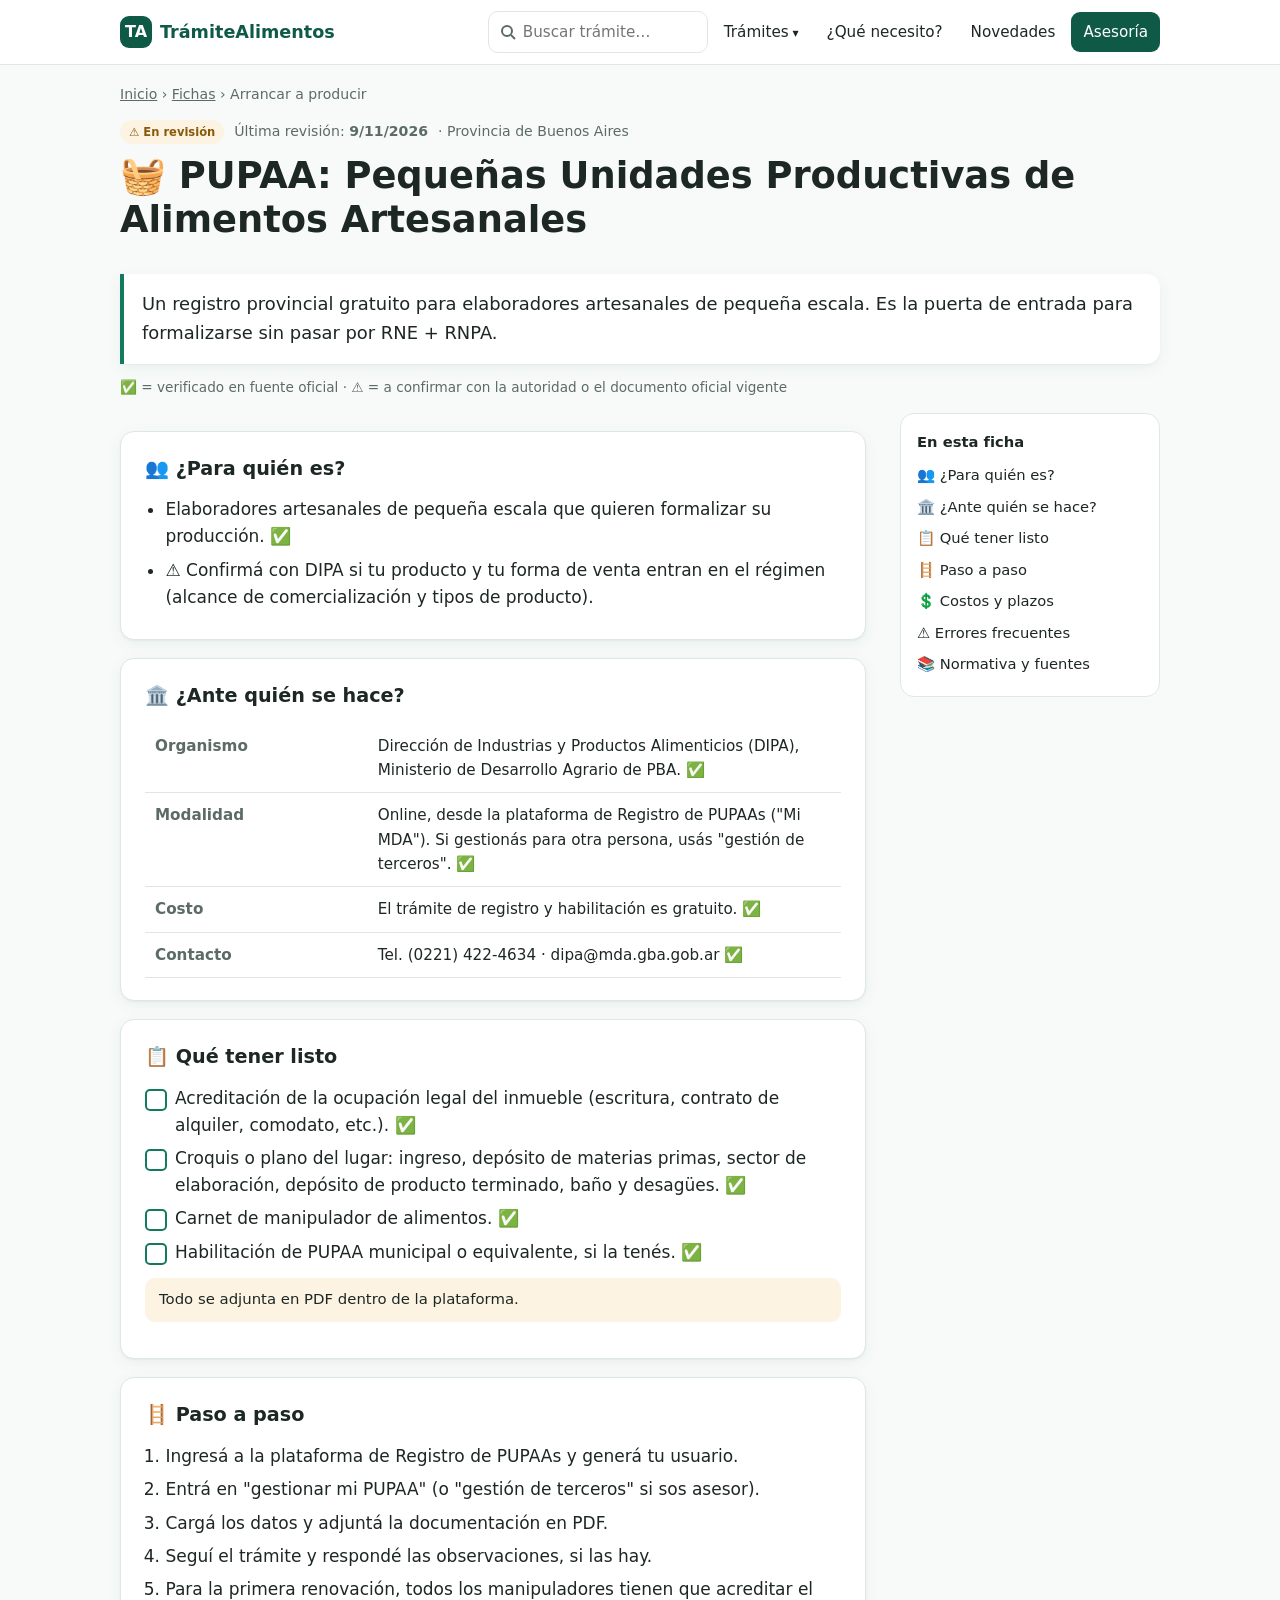
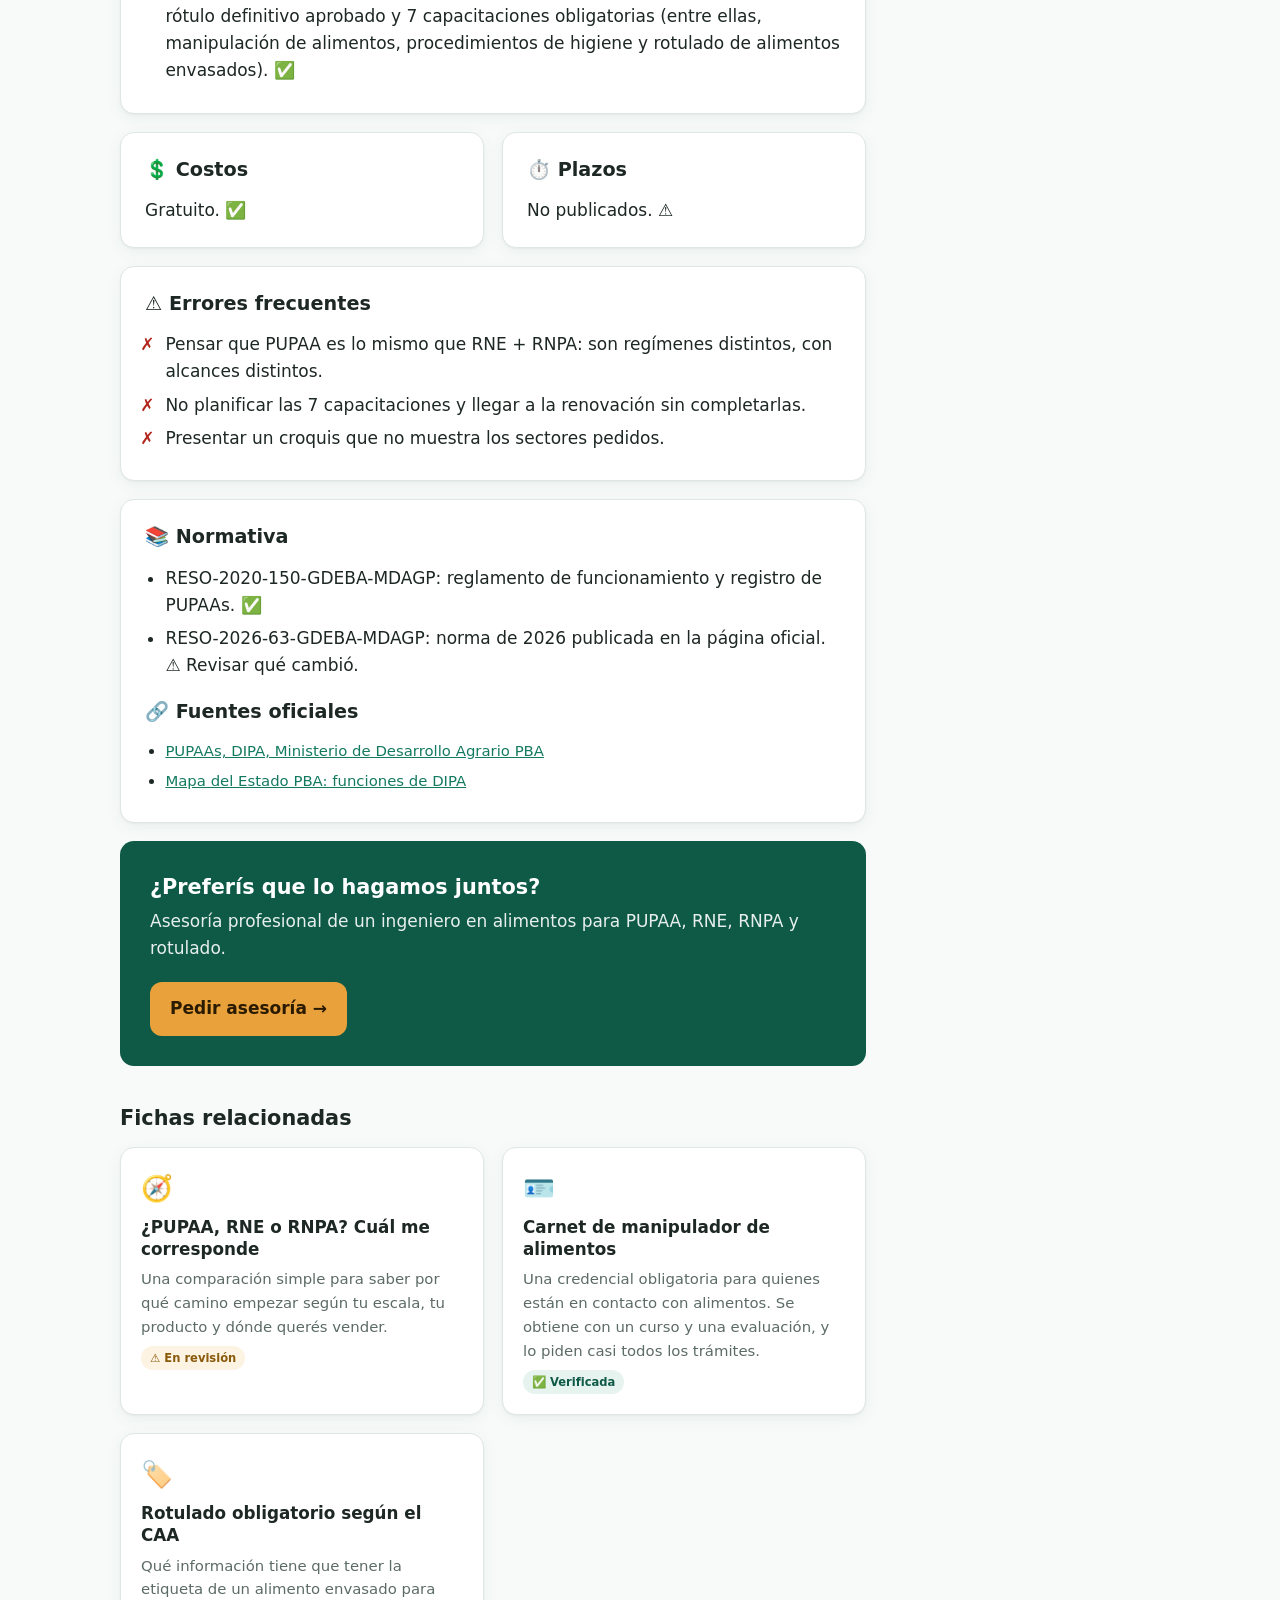
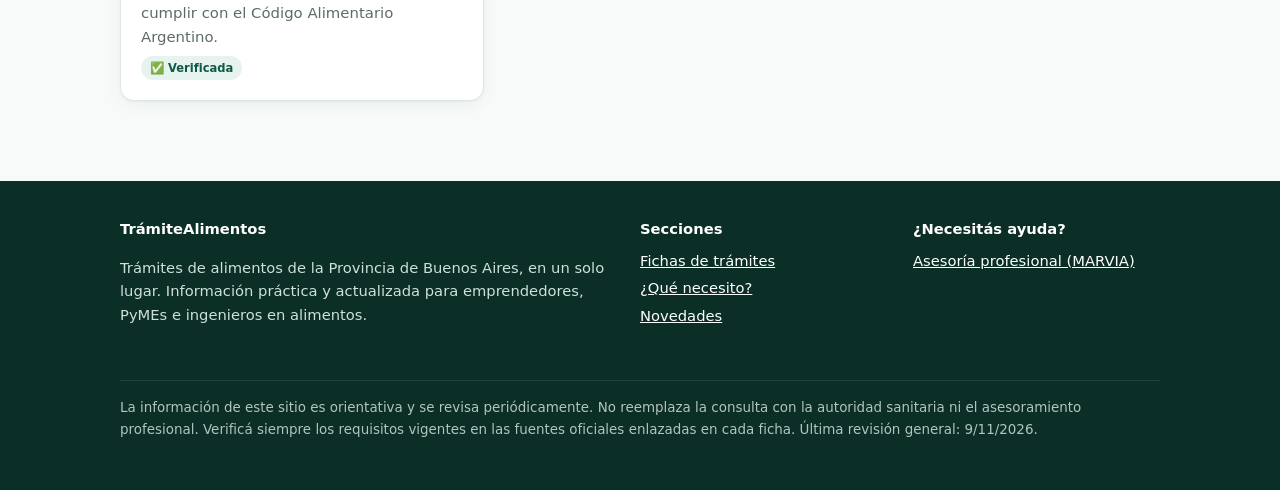
<file: guias/pupaa.html>
<!DOCTYPE html>
<html lang="es-AR"><head>
<meta charset="utf-8"><meta name="viewport" content="width=device-width,initial-scale=1">
<title>PUPAA: Pequeñas Unidades Productivas de Alimentos Artesanales en PBA | TrámiteAlimentos</title>
<meta name="description" content="Un registro provincial gratuito para elaboradores artesanales de pequeña escala. Es la puerta de entrada para formalizarse sin pasar por RNE + RNPA.">
<meta property="og:title" content="PUPAA: Pequeñas Unidades Productivas de Alimentos Artesanales en PBA | TrámiteAlimentos"><meta property="og:description" content="Un registro provincial gratuito para elaboradores artesanales de pequeña escala. Es la puerta de entrada para formalizarse sin pasar por RNE + RNPA.">
<link rel="stylesheet" href="../assets/style.css">
<link rel="icon" href="data:image/svg+xml,<svg xmlns='http://www.w3.org/2000/svg' viewBox='0 0 100 100'><rect width='100' height='100' rx='22' fill='%230e5a47'/><text x='50' y='66' font-size='48' text-anchor='middle' fill='white' font-family='Arial' font-weight='bold'>TA</text></svg>">
</head><body data-base="../">
<header class="top"><div class="wrap">
<a class="logo" href="../index.html"><span>TA</span>TrámiteAlimentos</a>
<button class="burger" aria-label="Abrir menú" aria-expanded="false">☰</button>
<nav class="menu" aria-label="Principal">
  <div class="search" data-search><input type="search" placeholder="Buscar trámite…" aria-label="Buscar trámite"><div class="results"></div></div>
  <div class="drop"><button aria-expanded="false" aria-haspopup="true">Trámites</button><div class="drop-panel"><div><h4>Arrancar a producir</h4><a href="../guias/habilitacion-municipal.html">🏠 Habilitación municipal del local</a><a href="../guias/pupaa.html">🧺 PUPAA</a><a href="../guias/carnet-manipulador.html">🪪 Carnet de manipulador de alimentos</a></div><div><h4>Registrar establecimiento y producto</h4><a href="../guias/rne.html">🏭 RNE</a><a href="../guias/rnpa.html">📦 RNPA</a><a href="../guias/cual-me-corresponde.html">🧭 ¿PUPAA, RNE o RNPA? Cuál me corresponde</a></div><div><h4>Etiqueta</h4><a href="../guias/rotulado.html">🏷️ Rotulado obligatorio según el CAA</a><a href="../guias/etiquetado-frontal.html">⬛ Etiquetado frontal (Ley 27.642)</a></div><div><h4>Profesional y novedades</h4><a href="../guias/matricula-direccion-tecnica.html">🎓 Matrícula y dirección técnica del ingeniero en alimentos</a><a href="../guias/decreto-697-2026.html">📰 Decreto 697/2026</a></div><div style="grid-column:1/-1;border-top:1px solid var(--borde);padding-top:8px"><a href="../guias/index.html"><b>Ver todas las fichas →</b></a></div></div></div>
  <a href="../que-necesito.html">¿Qué necesito?</a>
  <a href="../novedades.html">Novedades</a>
  <a class="cta" href="https://juli-ac.github.io/Asesoria-alimentaria/#diagnostico" target="_blank" rel="noopener">Asesoría</a>
</nav></div></header>
<main><div class="wrap">
<div class="migas"><a href="../index.html">Inicio</a> › <a href="index.html">Fichas</a> › Arrancar a producir</div>
<div class="ficha-head">
  <div class="meta"><span class="chip rev">⚠️ En revisión</span><span>Última revisión: <b>9/11/2026</b></span><span>· Provincia de Buenos Aires</span></div>
  <h1>🧺 PUPAA: Pequeñas Unidades Productivas de Alimentos Artesanales</h1>
</div>
<div class="resumen">Un registro provincial gratuito para elaboradores artesanales de pequeña escala. Es la puerta de entrada para formalizarse sin pasar por RNE + RNPA.</div>
<p class="leyenda">✅ = verificado en fuente oficial · ⚠️ = a confirmar con la autoridad o el documento oficial vigente</p>
<div class="ficha-layout">
<article>
<div class="sec" id="quien"><h2>👥 ¿Para quién es?</h2><ul class=""><li>Elaboradores artesanales de pequeña escala que quieren formalizar su producción. ✅</li><li>⚠️ Confirmá con DIPA si tu producto y tu forma de venta entran en el régimen (alcance de comercialización y tipos de producto).</li></ul></div><div class="sec" id="ante"><h2>🏛️ ¿Ante quién se hace?</h2><table class="datos"><tr><th>Organismo</th><td>Dirección de Industrias y Productos Alimenticios (DIPA), Ministerio de Desarrollo Agrario de PBA. ✅</td></tr><tr><th>Modalidad</th><td>Online, desde la plataforma de Registro de PUPAAs (&quot;Mi MDA&quot;). Si gestionás para otra persona, usás &quot;gestión de terceros&quot;. ✅</td></tr><tr><th>Costo</th><td>El trámite de registro y habilitación es gratuito. ✅</td></tr><tr><th>Contacto</th><td>Tel. (0221) 422-4634 · dipa@mda.gba.gob.ar ✅</td></tr></table></div><div class="sec" id="requisitos"><h2>📋 Qué tener listo</h2><ul class="check"><li>Acreditación de la ocupación legal del inmueble (escritura, contrato de alquiler, comodato, etc.). ✅</li><li>Croquis o plano del lugar: ingreso, depósito de materias primas, sector de elaboración, depósito de producto terminado, baño y desagües. ✅</li><li>Carnet de manipulador de alimentos. ✅</li><li>Habilitación de PUPAA municipal o equivalente, si la tenés. ✅</li></ul><p class="nota">Todo se adjunta en PDF dentro de la plataforma.</p></div><div class="sec" id="pasos"><h2>🪜 Paso a paso</h2><ol><li>Ingresá a la plataforma de Registro de PUPAAs y generá tu usuario.</li><li>Entrá en &quot;gestionar mi PUPAA&quot; (o &quot;gestión de terceros&quot; si sos asesor).</li><li>Cargá los datos y adjuntá la documentación en PDF.</li><li>Seguí el trámite y respondé las observaciones, si las hay.</li><li>Para la primera renovación, todos los manipuladores tienen que acreditar el rótulo definitivo aprobado y 7 capacitaciones obligatorias (entre ellas, manipulación de alimentos, procedimientos de higiene y rotulado de alimentos envasados). ✅</li></ol></div>
<div class="dos" id="costos" style="scroll-margin-top:84px;margin:18px 0">
  <div class="sec"><h2>💲 Costos</h2><p style="margin:0">Gratuito. ✅</p></div>
  <div class="sec"><h2>⏱️ Plazos</h2><p style="margin:0">No publicados. ⚠️</p></div>
</div>
<div class="sec" id="errores"><h2>⚠️ Errores frecuentes</h2><ul class="err"><li>Pensar que PUPAA es lo mismo que RNE + RNPA: son regímenes distintos, con alcances distintos.</li><li>No planificar las 7 capacitaciones y llegar a la renovación sin completarlas.</li><li>Presentar un croquis que no muestra los sectores pedidos.</li></ul></div>
<div class="sec" id="normativa"><h2>📚 Normativa</h2><ul class=""><li>RESO-2020-150-GDEBA-MDAGP: reglamento de funcionamiento y registro de PUPAAs. ✅</li><li>RESO-2026-63-GDEBA-MDAGP: norma de 2026 publicada en la página oficial. ⚠️ Revisar qué cambió.</li></ul><h2 style="margin-top:18px">🔗 Fuentes oficiales</h2><ul class='fuentes'><li><a href="https://www.gba.gob.ar/desarrollo_agrario/inicio_de_tramites/alimentos/pupaas" target="_blank" rel="noopener">PUPAAs, DIPA, Ministerio de Desarrollo Agrario PBA</a></li><li><a href="https://mapadelestado.gba.gob.ar/organismos/1585" target="_blank" rel="noopener">Mapa del Estado PBA: funciones de DIPA</a></li></ul></div>
<div class="asesoria"><div><h3>¿Preferís que lo hagamos juntos?</h3><p>Asesoría profesional de un ingeniero en alimentos para PUPAA, RNE, RNPA y rotulado.</p></div>
<a class="btn btn-ambar" href="https://juli-ac.github.io/Asesoria-alimentaria/#diagnostico" target="_blank" rel="noopener">Pedir asesoría →</a></div>
<h2 class="tit" style="margin-top:36px;font-size:1.3rem">Fichas relacionadas</h2>
<div class="grid" style="margin-top:12px"><a class="card" href="../guias/cual-me-corresponde.html" data-ficha="¿PUPAA, RNE o RNPA? Cuál me corresponde cual me corresponde diferencia pupaa rne rnpa comparacion empezar que tramite necesito Una comparación simple para saber por qué camino empezar según tu escala, tu producto y dónde querés vender."><span class="ico">🧭</span><h3>¿PUPAA, RNE o RNPA? Cuál me corresponde</h3><p>Una comparación simple para saber por qué camino empezar según tu escala, tu producto y dónde querés vender.</p><span class="chip rev">⚠️ En revisión</span></a><a class="card" href="../guias/carnet-manipulador.html" data-ficha="Carnet de manipulador de alimentos carnet manipulador curso capacitacion articulo 21 manipulacion segura Una credencial obligatoria para quienes están en contacto con alimentos. Se obtiene con un curso y una evaluación, y lo piden casi todos los trámites."><span class="ico">🪪</span><h3>Carnet de manipulador de alimentos</h3><p>Una credencial obligatoria para quienes están en contacto con alimentos. Se obtiene con un curso y una evaluación, y lo piden casi todos los trámites.</p><span class="chip ok">✅ Verificada</span></a><a class="card" href="../guias/rotulado.html" data-ficha="Rotulado obligatorio según el CAA rotulo etiqueta rotulado ingredientes lote vencimiento alergenos informacion nutricional capitulo v Qué información tiene que tener la etiqueta de un alimento envasado para cumplir con el Código Alimentario Argentino."><span class="ico">🏷️</span><h3>Rotulado obligatorio según el CAA</h3><p>Qué información tiene que tener la etiqueta de un alimento envasado para cumplir con el Código Alimentario Argentino.</p><span class="chip ok">✅ Verificada</span></a></div>
</article>
<aside class="toc"><b>En esta ficha</b><a href="#quien">👥 ¿Para quién es?</a><a href="#ante">🏛️ ¿Ante quién se hace?</a><a href="#requisitos">📋 Qué tener listo</a><a href="#pasos">🪜 Paso a paso</a><a href="#costos">💲 Costos y plazos</a><a href="#errores">⚠️ Errores frecuentes</a><a href="#normativa">📚 Normativa y fuentes</a></aside>
</div></div></main>
<footer><div class="wrap">
<div><h4>TrámiteAlimentos</h4><p>Trámites de alimentos de la Provincia de Buenos Aires, en un solo lugar. Información práctica y actualizada para emprendedores, PyMEs e ingenieros en alimentos.</p></div>
<div><h4>Secciones</h4><ul><li><a href="../guias/index.html">Fichas de trámites</a></li><li><a href="../que-necesito.html">¿Qué necesito?</a></li><li><a href="../novedades.html">Novedades</a></li></ul></div>
<div><h4>¿Necesitás ayuda?</h4><ul><li><a href="https://juli-ac.github.io/Asesoria-alimentaria/#diagnostico" target="_blank" rel="noopener">Asesoría profesional (MARVIA)</a></li></ul></div>
<p class="aviso">La información de este sitio es orientativa y se revisa periódicamente. No reemplaza la consulta con la autoridad sanitaria ni el asesoramiento profesional. Verificá siempre los requisitos vigentes en las fuentes oficiales enlazadas en cada ficha. Última revisión general: 9/11/2026.</p>
</div></footer>
<script src="../assets/search-index.js"></script>
<script src="../assets/app.js"></script>
</body></html>
</file>
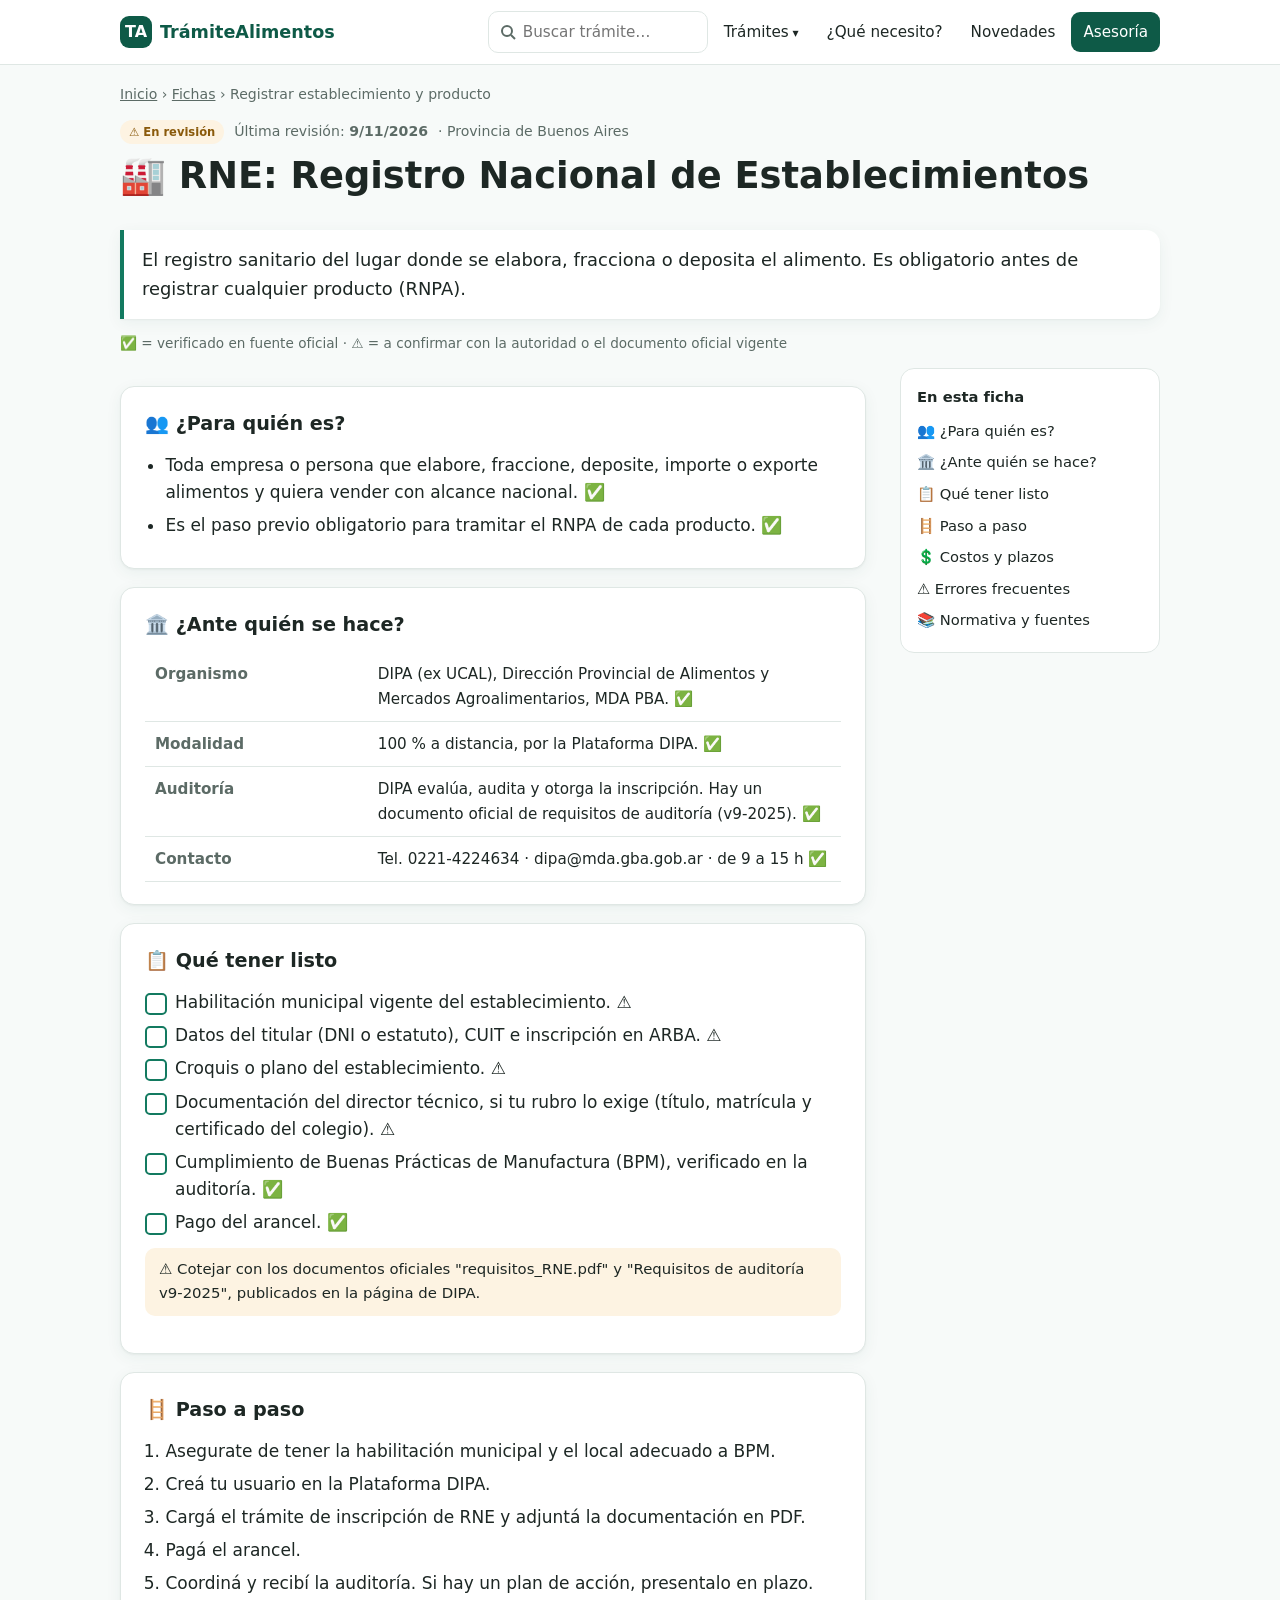
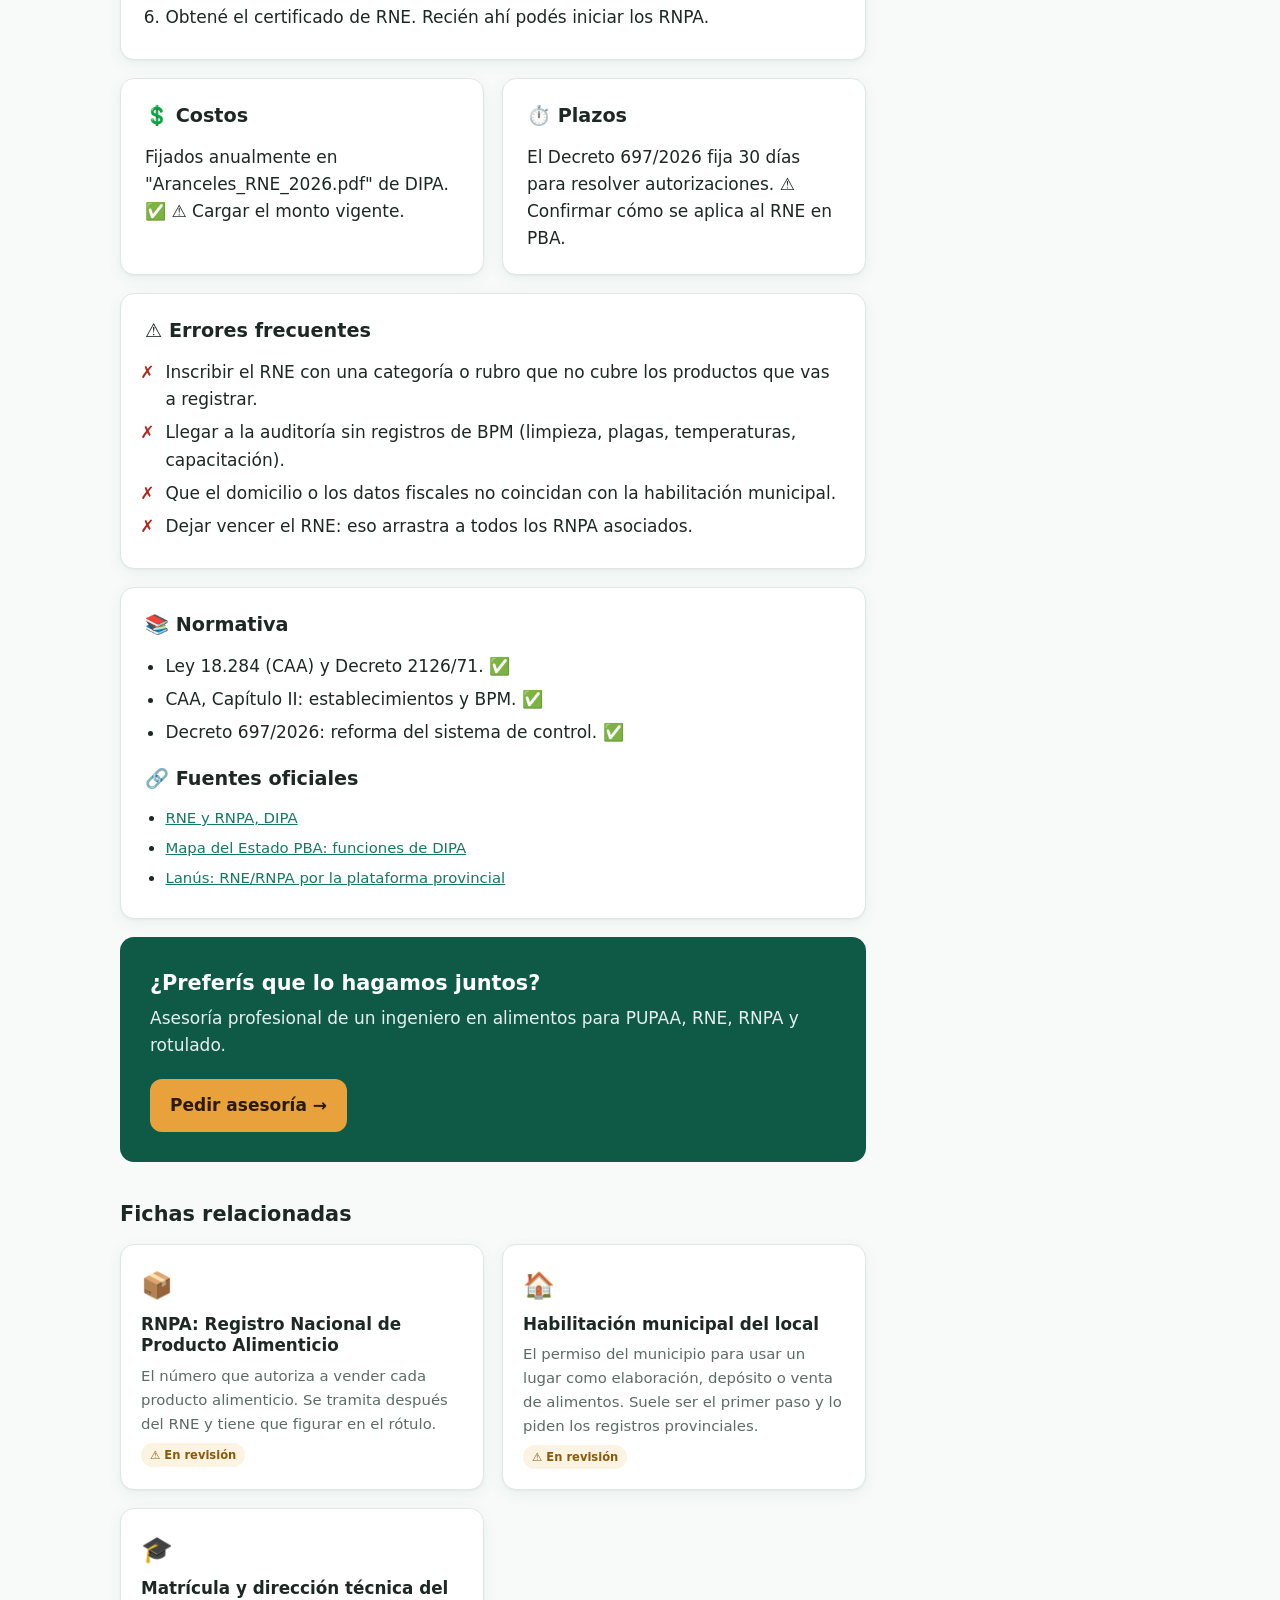
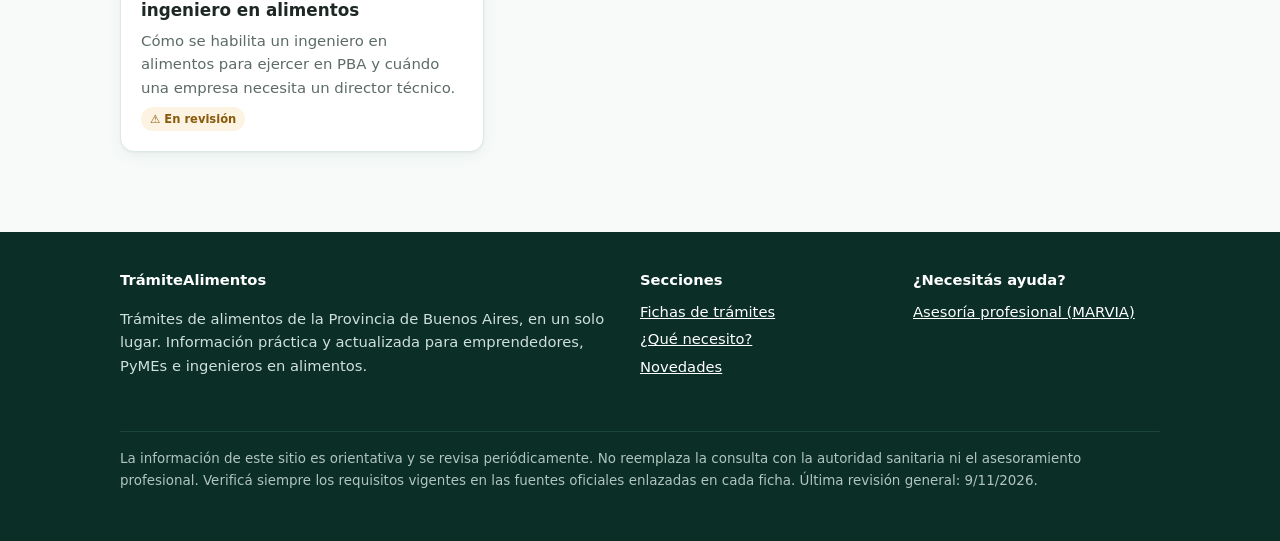
<file: guias/rne.html>
<!DOCTYPE html>
<html lang="es-AR"><head>
<meta charset="utf-8"><meta name="viewport" content="width=device-width,initial-scale=1">
<title>RNE: Registro Nacional de Establecimientos en PBA | TrámiteAlimentos</title>
<meta name="description" content="El registro sanitario del lugar donde se elabora, fracciona o deposita el alimento. Es obligatorio antes de registrar cualquier producto (RNPA).">
<meta property="og:title" content="RNE: Registro Nacional de Establecimientos en PBA | TrámiteAlimentos"><meta property="og:description" content="El registro sanitario del lugar donde se elabora, fracciona o deposita el alimento. Es obligatorio antes de registrar cualquier producto (RNPA).">
<link rel="stylesheet" href="../assets/style.css">
<link rel="icon" href="data:image/svg+xml,<svg xmlns='http://www.w3.org/2000/svg' viewBox='0 0 100 100'><rect width='100' height='100' rx='22' fill='%230e5a47'/><text x='50' y='66' font-size='48' text-anchor='middle' fill='white' font-family='Arial' font-weight='bold'>TA</text></svg>">
</head><body data-base="../">
<header class="top"><div class="wrap">
<a class="logo" href="../index.html"><span>TA</span>TrámiteAlimentos</a>
<button class="burger" aria-label="Abrir menú" aria-expanded="false">☰</button>
<nav class="menu" aria-label="Principal">
  <div class="search" data-search><input type="search" placeholder="Buscar trámite…" aria-label="Buscar trámite"><div class="results"></div></div>
  <div class="drop"><button aria-expanded="false" aria-haspopup="true">Trámites</button><div class="drop-panel"><div><h4>Arrancar a producir</h4><a href="../guias/habilitacion-municipal.html">🏠 Habilitación municipal del local</a><a href="../guias/pupaa.html">🧺 PUPAA</a><a href="../guias/carnet-manipulador.html">🪪 Carnet de manipulador de alimentos</a></div><div><h4>Registrar establecimiento y producto</h4><a href="../guias/rne.html">🏭 RNE</a><a href="../guias/rnpa.html">📦 RNPA</a><a href="../guias/cual-me-corresponde.html">🧭 ¿PUPAA, RNE o RNPA? Cuál me corresponde</a></div><div><h4>Etiqueta</h4><a href="../guias/rotulado.html">🏷️ Rotulado obligatorio según el CAA</a><a href="../guias/etiquetado-frontal.html">⬛ Etiquetado frontal (Ley 27.642)</a></div><div><h4>Profesional y novedades</h4><a href="../guias/matricula-direccion-tecnica.html">🎓 Matrícula y dirección técnica del ingeniero en alimentos</a><a href="../guias/decreto-697-2026.html">📰 Decreto 697/2026</a></div><div style="grid-column:1/-1;border-top:1px solid var(--borde);padding-top:8px"><a href="../guias/index.html"><b>Ver todas las fichas →</b></a></div></div></div>
  <a href="../que-necesito.html">¿Qué necesito?</a>
  <a href="../novedades.html">Novedades</a>
  <a class="cta" href="https://juli-ac.github.io/Asesoria-alimentaria/#diagnostico" target="_blank" rel="noopener">Asesoría</a>
</nav></div></header>
<main><div class="wrap">
<div class="migas"><a href="../index.html">Inicio</a> › <a href="index.html">Fichas</a> › Registrar establecimiento y producto</div>
<div class="ficha-head">
  <div class="meta"><span class="chip rev">⚠️ En revisión</span><span>Última revisión: <b>9/11/2026</b></span><span>· Provincia de Buenos Aires</span></div>
  <h1>🏭 RNE: Registro Nacional de Establecimientos</h1>
</div>
<div class="resumen">El registro sanitario del lugar donde se elabora, fracciona o deposita el alimento. Es obligatorio antes de registrar cualquier producto (RNPA).</div>
<p class="leyenda">✅ = verificado en fuente oficial · ⚠️ = a confirmar con la autoridad o el documento oficial vigente</p>
<div class="ficha-layout">
<article>
<div class="sec" id="quien"><h2>👥 ¿Para quién es?</h2><ul class=""><li>Toda empresa o persona que elabore, fraccione, deposite, importe o exporte alimentos y quiera vender con alcance nacional. ✅</li><li>Es el paso previo obligatorio para tramitar el RNPA de cada producto. ✅</li></ul></div><div class="sec" id="ante"><h2>🏛️ ¿Ante quién se hace?</h2><table class="datos"><tr><th>Organismo</th><td>DIPA (ex UCAL), Dirección Provincial de Alimentos y Mercados Agroalimentarios, MDA PBA. ✅</td></tr><tr><th>Modalidad</th><td>100 % a distancia, por la Plataforma DIPA. ✅</td></tr><tr><th>Auditoría</th><td>DIPA evalúa, audita y otorga la inscripción. Hay un documento oficial de requisitos de auditoría (v9-2025). ✅</td></tr><tr><th>Contacto</th><td>Tel. 0221-4224634 · dipa@mda.gba.gob.ar · de 9 a 15 h ✅</td></tr></table></div><div class="sec" id="requisitos"><h2>📋 Qué tener listo</h2><ul class="check"><li>Habilitación municipal vigente del establecimiento. ⚠️</li><li>Datos del titular (DNI o estatuto), CUIT e inscripción en ARBA. ⚠️</li><li>Croquis o plano del establecimiento. ⚠️</li><li>Documentación del director técnico, si tu rubro lo exige (título, matrícula y certificado del colegio). ⚠️</li><li>Cumplimiento de Buenas Prácticas de Manufactura (BPM), verificado en la auditoría. ✅</li><li>Pago del arancel. ✅</li></ul><p class="nota">⚠️ Cotejar con los documentos oficiales &quot;requisitos_RNE.pdf&quot; y &quot;Requisitos de auditoría v9-2025&quot;, publicados en la página de DIPA.</p></div><div class="sec" id="pasos"><h2>🪜 Paso a paso</h2><ol><li>Asegurate de tener la habilitación municipal y el local adecuado a BPM.</li><li>Creá tu usuario en la Plataforma DIPA.</li><li>Cargá el trámite de inscripción de RNE y adjuntá la documentación en PDF.</li><li>Pagá el arancel.</li><li>Coordiná y recibí la auditoría. Si hay un plan de acción, presentalo en plazo.</li><li>Obtené el certificado de RNE. Recién ahí podés iniciar los RNPA.</li></ol></div>
<div class="dos" id="costos" style="scroll-margin-top:84px;margin:18px 0">
  <div class="sec"><h2>💲 Costos</h2><p style="margin:0">Fijados anualmente en &quot;Aranceles_RNE_2026.pdf&quot; de DIPA. ✅ ⚠️ Cargar el monto vigente.</p></div>
  <div class="sec"><h2>⏱️ Plazos</h2><p style="margin:0">El Decreto 697/2026 fija 30 días para resolver autorizaciones. ⚠️ Confirmar cómo se aplica al RNE en PBA.</p></div>
</div>
<div class="sec" id="errores"><h2>⚠️ Errores frecuentes</h2><ul class="err"><li>Inscribir el RNE con una categoría o rubro que no cubre los productos que vas a registrar.</li><li>Llegar a la auditoría sin registros de BPM (limpieza, plagas, temperaturas, capacitación).</li><li>Que el domicilio o los datos fiscales no coincidan con la habilitación municipal.</li><li>Dejar vencer el RNE: eso arrastra a todos los RNPA asociados.</li></ul></div>
<div class="sec" id="normativa"><h2>📚 Normativa</h2><ul class=""><li>Ley 18.284 (CAA) y Decreto 2126/71. ✅</li><li>CAA, Capítulo II: establecimientos y BPM. ✅</li><li>Decreto 697/2026: reforma del sistema de control. ✅</li></ul><h2 style="margin-top:18px">🔗 Fuentes oficiales</h2><ul class='fuentes'><li><a href="https://www.gba.gob.ar/desarrollo_agrario/direccion_de_industrias_y_productos_alimenticios/rne_rnpa" target="_blank" rel="noopener">RNE y RNPA, DIPA</a></li><li><a href="https://mapadelestado.gba.gob.ar/organismos/1585" target="_blank" rel="noopener">Mapa del Estado PBA: funciones de DIPA</a></li><li><a href="https://tramitesweb.lanus.gob.ar/tramites/45/inscripcion-de-productos-alimenticios-y-registro-de-establecimientos-rnpa-rne" target="_blank" rel="noopener">Lanús: RNE/RNPA por la plataforma provincial</a></li></ul></div>
<div class="asesoria"><div><h3>¿Preferís que lo hagamos juntos?</h3><p>Asesoría profesional de un ingeniero en alimentos para PUPAA, RNE, RNPA y rotulado.</p></div>
<a class="btn btn-ambar" href="https://juli-ac.github.io/Asesoria-alimentaria/#diagnostico" target="_blank" rel="noopener">Pedir asesoría →</a></div>
<h2 class="tit" style="margin-top:36px;font-size:1.3rem">Fichas relacionadas</h2>
<div class="grid" style="margin-top:12px"><a class="card" href="../guias/rnpa.html" data-ficha="RNPA: Registro Nacional de Producto Alimenticio rnpa producto registro nacional alimento envasado inscripcion rotulo dipa El número que autoriza a vender cada producto alimenticio. Se tramita después del RNE y tiene que figurar en el rótulo."><span class="ico">📦</span><h3>RNPA: Registro Nacional de Producto Alimenticio</h3><p>El número que autoriza a vender cada producto alimenticio. Se tramita después del RNE y tiene que figurar en el rótulo.</p><span class="chip rev">⚠️ En revisión</span></a><a class="card" href="../guias/habilitacion-municipal.html" data-ficha="Habilitación municipal del local municipio local comercio habilitacion bromatologia uso de suelo zonificacion El permiso del municipio para usar un lugar como elaboración, depósito o venta de alimentos. Suele ser el primer paso y lo piden los registros provinciales."><span class="ico">🏠</span><h3>Habilitación municipal del local</h3><p>El permiso del municipio para usar un lugar como elaboración, depósito o venta de alimentos. Suele ser el primer paso y lo piden los registros provinciales.</p><span class="chip rev">⚠️ En revisión</span></a><a class="card" href="../guias/matricula-direccion-tecnica.html" data-ficha="Matrícula y dirección técnica del ingeniero en alimentos matricula ingeniero alimentos colegio ingenieros cipba direccion tecnica director tecnico profesional Cómo se habilita un ingeniero en alimentos para ejercer en PBA y cuándo una empresa necesita un director técnico."><span class="ico">🎓</span><h3>Matrícula y dirección técnica del ingeniero en alimentos</h3><p>Cómo se habilita un ingeniero en alimentos para ejercer en PBA y cuándo una empresa necesita un director técnico.</p><span class="chip rev">⚠️ En revisión</span></a></div>
</article>
<aside class="toc"><b>En esta ficha</b><a href="#quien">👥 ¿Para quién es?</a><a href="#ante">🏛️ ¿Ante quién se hace?</a><a href="#requisitos">📋 Qué tener listo</a><a href="#pasos">🪜 Paso a paso</a><a href="#costos">💲 Costos y plazos</a><a href="#errores">⚠️ Errores frecuentes</a><a href="#normativa">📚 Normativa y fuentes</a></aside>
</div></div></main>
<footer><div class="wrap">
<div><h4>TrámiteAlimentos</h4><p>Trámites de alimentos de la Provincia de Buenos Aires, en un solo lugar. Información práctica y actualizada para emprendedores, PyMEs e ingenieros en alimentos.</p></div>
<div><h4>Secciones</h4><ul><li><a href="../guias/index.html">Fichas de trámites</a></li><li><a href="../que-necesito.html">¿Qué necesito?</a></li><li><a href="../novedades.html">Novedades</a></li></ul></div>
<div><h4>¿Necesitás ayuda?</h4><ul><li><a href="https://juli-ac.github.io/Asesoria-alimentaria/#diagnostico" target="_blank" rel="noopener">Asesoría profesional (MARVIA)</a></li></ul></div>
<p class="aviso">La información de este sitio es orientativa y se revisa periódicamente. No reemplaza la consulta con la autoridad sanitaria ni el asesoramiento profesional. Verificá siempre los requisitos vigentes en las fuentes oficiales enlazadas en cada ficha. Última revisión general: 9/11/2026.</p>
</div></footer>
<script src="../assets/search-index.js"></script>
<script src="../assets/app.js"></script>
</body></html>
</file>
<file: assets/style.css>
:root{
  --verde:#0e5a47; --verde-2:#137a60; --verde-claro:#e7f3ef;
  --ambar:#e9a23b; --ambar-claro:#fdf3e2;
  --tinta:#1d2724; --gris:#5c6b66; --borde:#dfe7e4; --fondo:#f7faf9; --blanco:#fff;
  --rojo-claro:#fdecea;
  --radio:14px; --sombra:0 1px 2px rgba(0,0,0,.04),0 4px 16px rgba(14,90,71,.06);
  --max:1080px;
}
*{box-sizing:border-box}
html{scroll-behavior:smooth}
body{margin:0;font-family:system-ui,-apple-system,"Segoe UI",Roboto,"Helvetica Neue",Arial,sans-serif;color:var(--tinta);background:var(--fondo);line-height:1.6;font-size:17px}
a{color:var(--verde-2)}
img{max-width:100%}
.wrap{max-width:var(--max);margin:0 auto;padding:0 20px}

/* Header */
.top{position:sticky;top:0;z-index:50;background:rgba(255,255,255,.96);backdrop-filter:blur(6px);border-bottom:1px solid var(--borde)}
.top .wrap{display:flex;align-items:center;gap:16px;height:64px}
.logo{display:flex;align-items:center;gap:8px;font-weight:800;color:var(--verde);text-decoration:none;font-size:1.1rem;white-space:nowrap}
.logo span{display:inline-grid;place-items:center;width:32px;height:32px;border-radius:9px;background:var(--verde);color:#fff;font-size:1rem}
nav.menu{display:flex;align-items:center;gap:4px;margin-left:auto}
nav.menu > a,.drop > button{font:inherit;font-size:.95rem;color:var(--tinta);text-decoration:none;padding:8px 12px;border-radius:9px;background:none;border:0;cursor:pointer}
nav.menu > a:hover,.drop > button:hover{background:var(--verde-claro)}
nav.menu > a.cta{background:var(--verde);color:#fff}
nav.menu > a.cta:hover{background:var(--verde-2)}
.drop{position:relative}
.drop > button::after{content:" ▾";font-size:.8em}
.drop-panel{display:none;position:absolute;top:calc(100% + 6px);right:-120px;background:#fff;border:1px solid var(--borde);border-radius:var(--radio);box-shadow:var(--sombra);padding:14px;width:560px;grid-template-columns:1fr 1fr;gap:6px 18px}
.drop.open .drop-panel{display:grid}
.drop-panel h4{margin:6px 0 2px;font-size:.72rem;letter-spacing:.08em;text-transform:uppercase;color:var(--gris)}
.drop-panel a{display:block;text-decoration:none;color:var(--tinta);padding:5px 8px;border-radius:8px;font-size:.93rem}
.drop-panel a:hover{background:var(--verde-claro)}
.burger{display:none;margin-left:auto;font-size:1.5rem;background:none;border:0;cursor:pointer;color:var(--verde)}

/* Search */
.search{position:relative}
.search input{font:inherit;font-size:.95rem;width:220px;padding:8px 12px 8px 34px;border:1px solid var(--borde);border-radius:10px;background:#fff url("data:image/svg+xml,%3Csvg xmlns='http://www.w3.org/2000/svg' width='16' height='16' fill='none' stroke='%235c6b66' stroke-width='2'%3E%3Ccircle cx='7' cy='7' r='5'/%3E%3Cpath d='M11 11l4 4'/%3E%3C/svg%3E") no-repeat 11px center}
.search input:focus{outline:2px solid var(--verde-2);border-color:transparent}
.results{display:none;position:absolute;right:0;top:calc(100% + 6px);width:360px;max-width:92vw;background:#fff;border:1px solid var(--borde);border-radius:var(--radio);box-shadow:var(--sombra);padding:6px;max-height:70vh;overflow:auto}
.results.show{display:block}
.results a{display:block;padding:10px;border-radius:10px;text-decoration:none;color:var(--tinta)}
.results a:hover,.results a.sel{background:var(--verde-claro)}
.results b{display:block;font-size:.95rem}
.results small{color:var(--gris);font-size:.82rem;line-height:1.35;display:block}
.results .vacio{padding:12px;color:var(--gris);font-size:.9rem}

/* Hero */
.hero{background:linear-gradient(160deg,var(--verde) 0%,#0b4638 100%);color:#fff;padding:64px 0 72px}
.eyebrow{text-transform:uppercase;letter-spacing:.12em;font-size:.75rem;font-weight:700;opacity:.85}
.hero h1{font-size:clamp(1.9rem,4.4vw,3rem);line-height:1.15;margin:10px 0 14px;max-width:780px}
.hero p{font-size:1.1rem;opacity:.92;max-width:640px;margin:0 0 26px}
.hero-search{position:relative;max-width:560px}
.hero-search input{width:100%;font:inherit;font-size:1.05rem;padding:15px 16px 15px 46px;border-radius:12px;border:0;background:#fff url("data:image/svg+xml,%3Csvg xmlns='http://www.w3.org/2000/svg' width='20' height='20' fill='none' stroke='%235c6b66' stroke-width='2'%3E%3Ccircle cx='9' cy='9' r='6'/%3E%3Cpath d='M14 14l5 5'/%3E%3C/svg%3E") no-repeat 15px center}
.hero-search .results{left:0;right:auto;width:100%}
.btn{display:inline-flex;align-items:center;gap:8px;font:inherit;font-weight:700;text-decoration:none;padding:13px 20px;border-radius:12px;border:0;cursor:pointer}
.btn-ambar{background:var(--ambar);color:#2a1b00}
.btn-ambar:hover{filter:brightness(1.05)}
.btn-verde{background:var(--verde);color:#fff}
.btn-verde:hover{background:var(--verde-2)}
.btn-borde{background:#fff;color:var(--verde);border:1.5px solid var(--verde)}
.hero .acciones{margin-top:18px;display:flex;gap:12px;flex-wrap:wrap}

/* Sections */
section.blk{padding:56px 0}
h2.tit{font-size:clamp(1.4rem,3vw,1.9rem);margin:0 0 6px}
p.sub{color:var(--gris);margin:0 0 26px}
.grid{display:grid;gap:18px;grid-template-columns:repeat(auto-fill,minmax(240px,1fr))}
.card{background:#fff;border:1px solid var(--borde);border-radius:var(--radio);padding:20px;box-shadow:var(--sombra);text-decoration:none;color:var(--tinta);display:flex;flex-direction:column;gap:6px;transition:transform .15s,border-color .15s}
a.card:hover{transform:translateY(-2px);border-color:var(--verde-2)}
.card .ico{font-size:1.6rem}
.card h3{margin:2px 0;font-size:1.05rem;line-height:1.3}
.card p{margin:0;color:var(--gris);font-size:.93rem}
.chip{display:inline-block;font-size:.72rem;font-weight:700;padding:3px 9px;border-radius:99px;width:max-content}
.chip.ok{background:var(--verde-claro);color:var(--verde)}
.chip.rev{background:var(--ambar-claro);color:#8a5a0b}
.bloque-tit{display:flex;align-items:baseline;gap:10px;margin:34px 0 12px}
.bloque-tit h3{margin:0;font-size:1.15rem}
.bloque-tit span{color:var(--gris);font-size:.92rem}

.guia-cta{background:var(--ambar-claro);border:1px solid #f3dcb3;border-radius:var(--radio);padding:26px;display:flex;gap:20px;align-items:center;justify-content:space-between;flex-wrap:wrap}
.guia-cta h3{margin:0 0 4px;font-size:1.25rem}
.guia-cta p{margin:0;color:#6b5320}

.nov{display:grid;gap:12px}
.nov a{display:grid;grid-template-columns:110px 1fr;gap:14px;background:#fff;border:1px solid var(--borde);border-radius:var(--radio);padding:16px;text-decoration:none;color:var(--tinta)}
.nov a:hover{border-color:var(--verde-2)}
.nov time{font-weight:700;color:var(--verde);font-size:.9rem}
.nov b{display:block}
.nov small{color:var(--gris);font-size:.92rem}

.asesoria{background:var(--verde);color:#fff;border-radius:var(--radio);padding:30px;display:flex;justify-content:space-between;gap:20px;align-items:center;flex-wrap:wrap}
.asesoria h3{margin:0 0 4px;font-size:1.3rem}
.asesoria p{margin:0;opacity:.9}

/* Ficha */
.migas{font-size:.88rem;color:var(--gris);padding:18px 0 0}
.migas a{color:var(--gris)}
.ficha-head{padding:14px 0 6px}
.ficha-head h1{font-size:clamp(1.6rem,3.6vw,2.3rem);line-height:1.2;margin:10px 0 8px}
.meta{display:flex;gap:10px;flex-wrap:wrap;align-items:center;font-size:.88rem;color:var(--gris)}
.resumen{font-size:1.12rem;background:#fff;border-left:4px solid var(--verde-2);padding:16px 18px;border-radius:0 var(--radio) var(--radio) 0;margin:18px 0 8px;box-shadow:var(--sombra)}
.ficha-layout{display:grid;grid-template-columns:1fr 260px;gap:34px;align-items:start;padding-bottom:40px}
.toc{position:sticky;top:84px;background:#fff;border:1px solid var(--borde);border-radius:var(--radio);padding:16px;font-size:.92rem}
.toc b{display:block;margin-bottom:6px}
.toc a{display:block;color:var(--tinta);text-decoration:none;padding:4px 0}
.toc a:hover{color:var(--verde-2)}
.sec{background:#fff;border:1px solid var(--borde);border-radius:var(--radio);padding:22px 24px;margin:18px 0;box-shadow:var(--sombra);scroll-margin-top:84px}
.sec h2{font-size:1.2rem;margin:0 0 12px;display:flex;gap:8px;align-items:center}
.sec ul,.sec ol{margin:0;padding-left:1.2em}
.sec li{margin:6px 0}
.sec ul.check{list-style:none;padding-left:0}
.sec ul.check li{padding-left:30px;position:relative}
.sec ul.check li::before{content:"";position:absolute;left:0;top:4px;width:18px;height:18px;border:2px solid var(--verde-2);border-radius:5px}
.sec ul.err li::marker{content:"✗  ";color:#b3261e}
.nota{background:var(--ambar-claro);border-radius:10px;padding:10px 14px;margin-top:12px;font-size:.93rem}
table.datos{width:100%;border-collapse:collapse;font-size:.95rem}
table.datos th,table.datos td{text-align:left;padding:10px;border-bottom:1px solid var(--borde);vertical-align:top}
table.datos th{width:32%;color:var(--gris);font-weight:600}
.dos{display:grid;grid-template-columns:1fr 1fr;gap:18px}
.dos .sec{margin:0}
.leyenda{font-size:.85rem;color:var(--gris)}
.fuentes li{font-size:.93rem}

/* Ruta guiada */
.quiz{background:#fff;border:1px solid var(--borde);border-radius:var(--radio);padding:26px;box-shadow:var(--sombra);max-width:760px}
.q{margin-bottom:22px}
.q > b{display:block;margin-bottom:10px;font-size:1.05rem}
.opts{display:flex;flex-wrap:wrap;gap:10px}
.opts label{border:1.5px solid var(--borde);border-radius:11px;padding:10px 14px;cursor:pointer;font-size:.95rem;background:#fff}
.opts input{position:absolute;opacity:0;pointer-events:none}
.opts label:has(input:checked){border-color:var(--verde-2);background:var(--verde-claro);font-weight:600}
.ruta{margin-top:24px;display:none}
.ruta.show{display:block}
.ruta ol{list-style:none;padding:0;margin:0;counter-reset:p}
.ruta li{counter-increment:p;position:relative;padding:14px 14px 14px 58px;background:var(--fondo);border:1px solid var(--borde);border-radius:12px;margin:10px 0}
.ruta li::before{content:counter(p);position:absolute;left:14px;top:13px;width:30px;height:30px;border-radius:50%;background:var(--verde);color:#fff;display:grid;place-items:center;font-weight:700}
.ruta li a{font-weight:700;text-decoration:none}
.ruta li small{display:block;color:var(--gris)}

/* Filtro guias */
.filtro{display:flex;gap:10px;flex-wrap:wrap;margin-bottom:8px}
.filtro input{font:inherit;padding:11px 14px;border:1px solid var(--borde);border-radius:10px;min-width:260px;flex:1}

/* Footer */
footer{background:#0b2e26;color:#cfe0da;padding:36px 0;margin-top:40px;font-size:.92rem}
footer .wrap{display:grid;grid-template-columns:2fr 1fr 1fr;gap:26px}
footer a{color:#fff}
footer h4{color:#fff;margin:0 0 8px}
footer ul{list-style:none;padding:0;margin:0}
footer li{margin:4px 0}
.aviso{grid-column:1/-1;border-top:1px solid #20493f;padding-top:16px;font-size:.84rem;opacity:.85}

/* Mobile */
@media (max-width:900px){
  .ficha-layout{grid-template-columns:1fr}
  .toc{position:static;order:-1}
  .search input{width:160px}
}
@media (max-width:760px){
  body{font-size:16px}
  .burger{display:block}
  .top .wrap{gap:10px}
  nav.menu{display:none;position:absolute;top:64px;left:0;right:0;background:#fff;border-bottom:1px solid var(--borde);flex-direction:column;align-items:stretch;padding:10px 16px 16px;gap:2px;max-height:calc(100vh - 64px);overflow:auto}
  nav.menu.open{display:flex}
  .drop-panel{position:static;width:auto;box-shadow:none;border:0;padding:4px 0 8px 8px;grid-template-columns:1fr}
  .search{order:-1;margin-bottom:6px}
  .search input{width:100%}
  .results{position:static;width:auto;box-shadow:none}
  .dos{grid-template-columns:1fr}
  .nov a{grid-template-columns:1fr;gap:4px}
  footer .wrap{grid-template-columns:1fr}
  .hero{padding:44px 0 52px}
  .sec{padding:18px}
}
</file>
